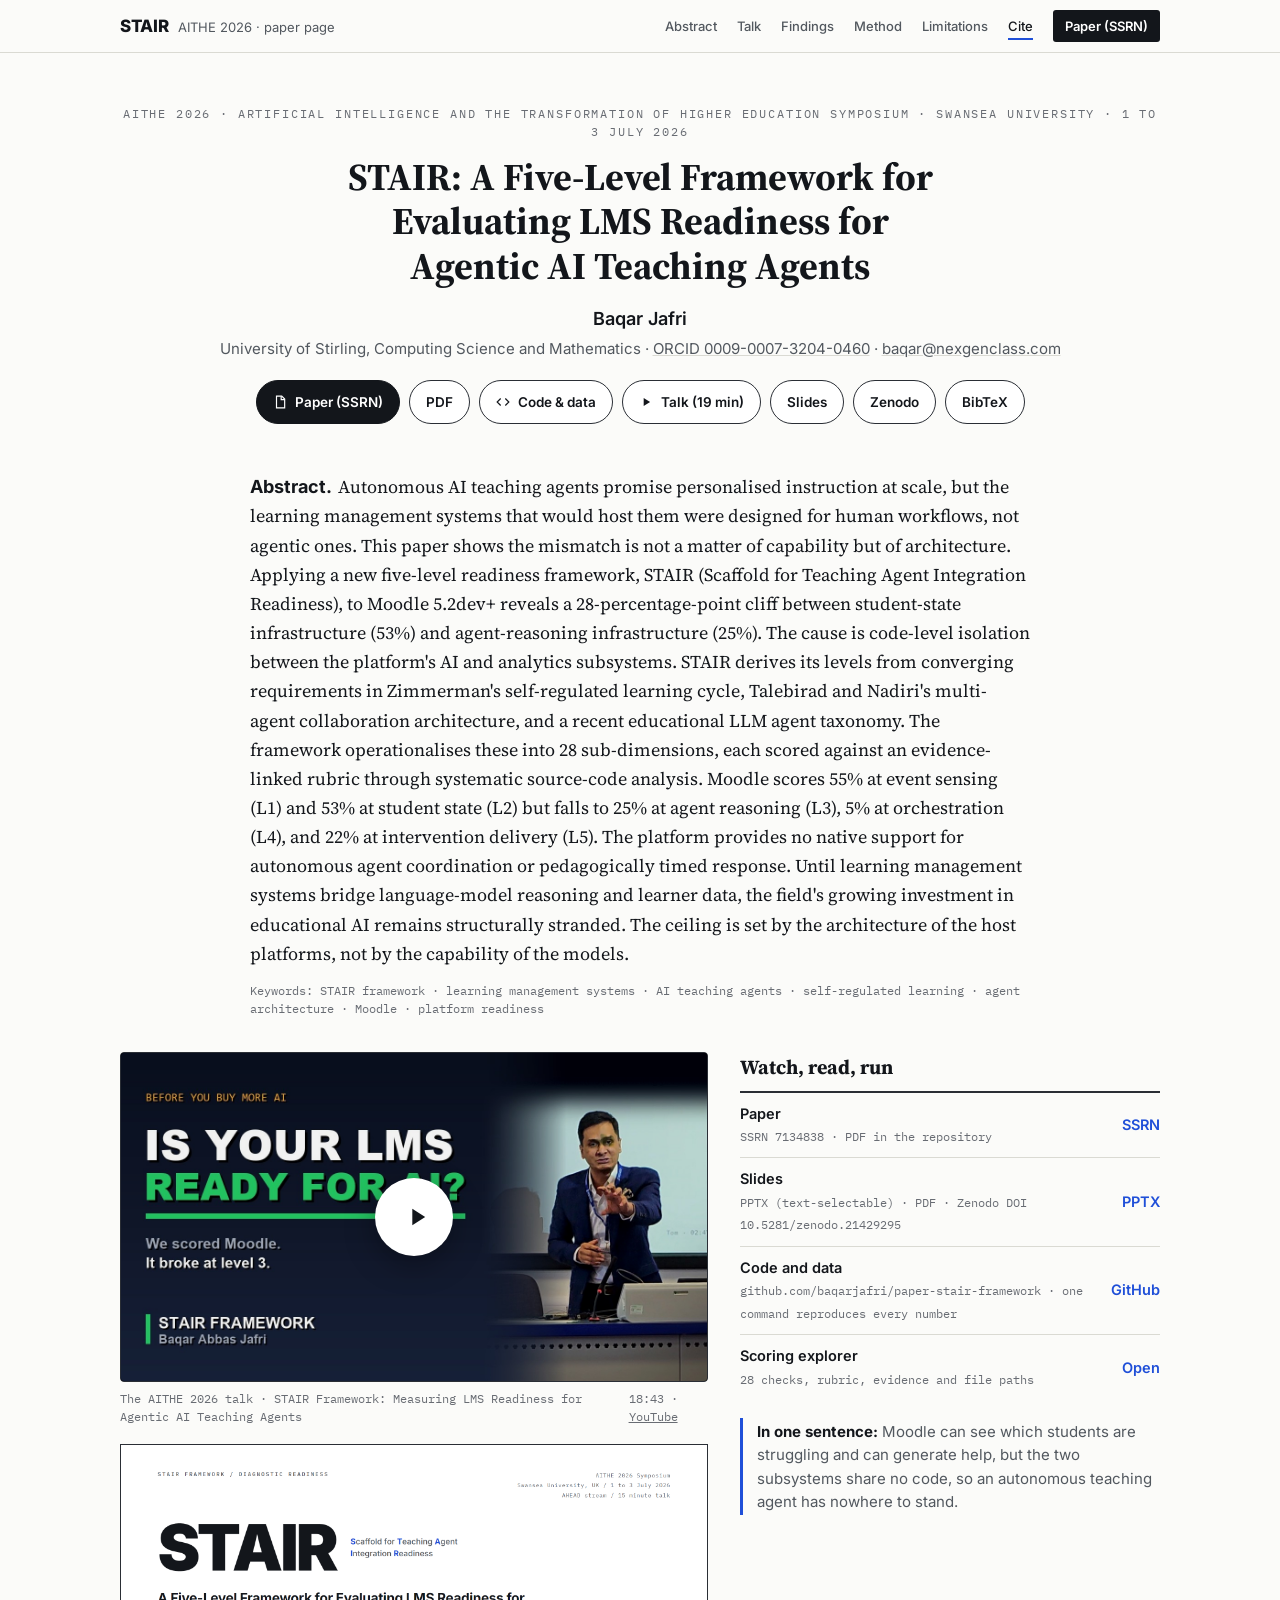
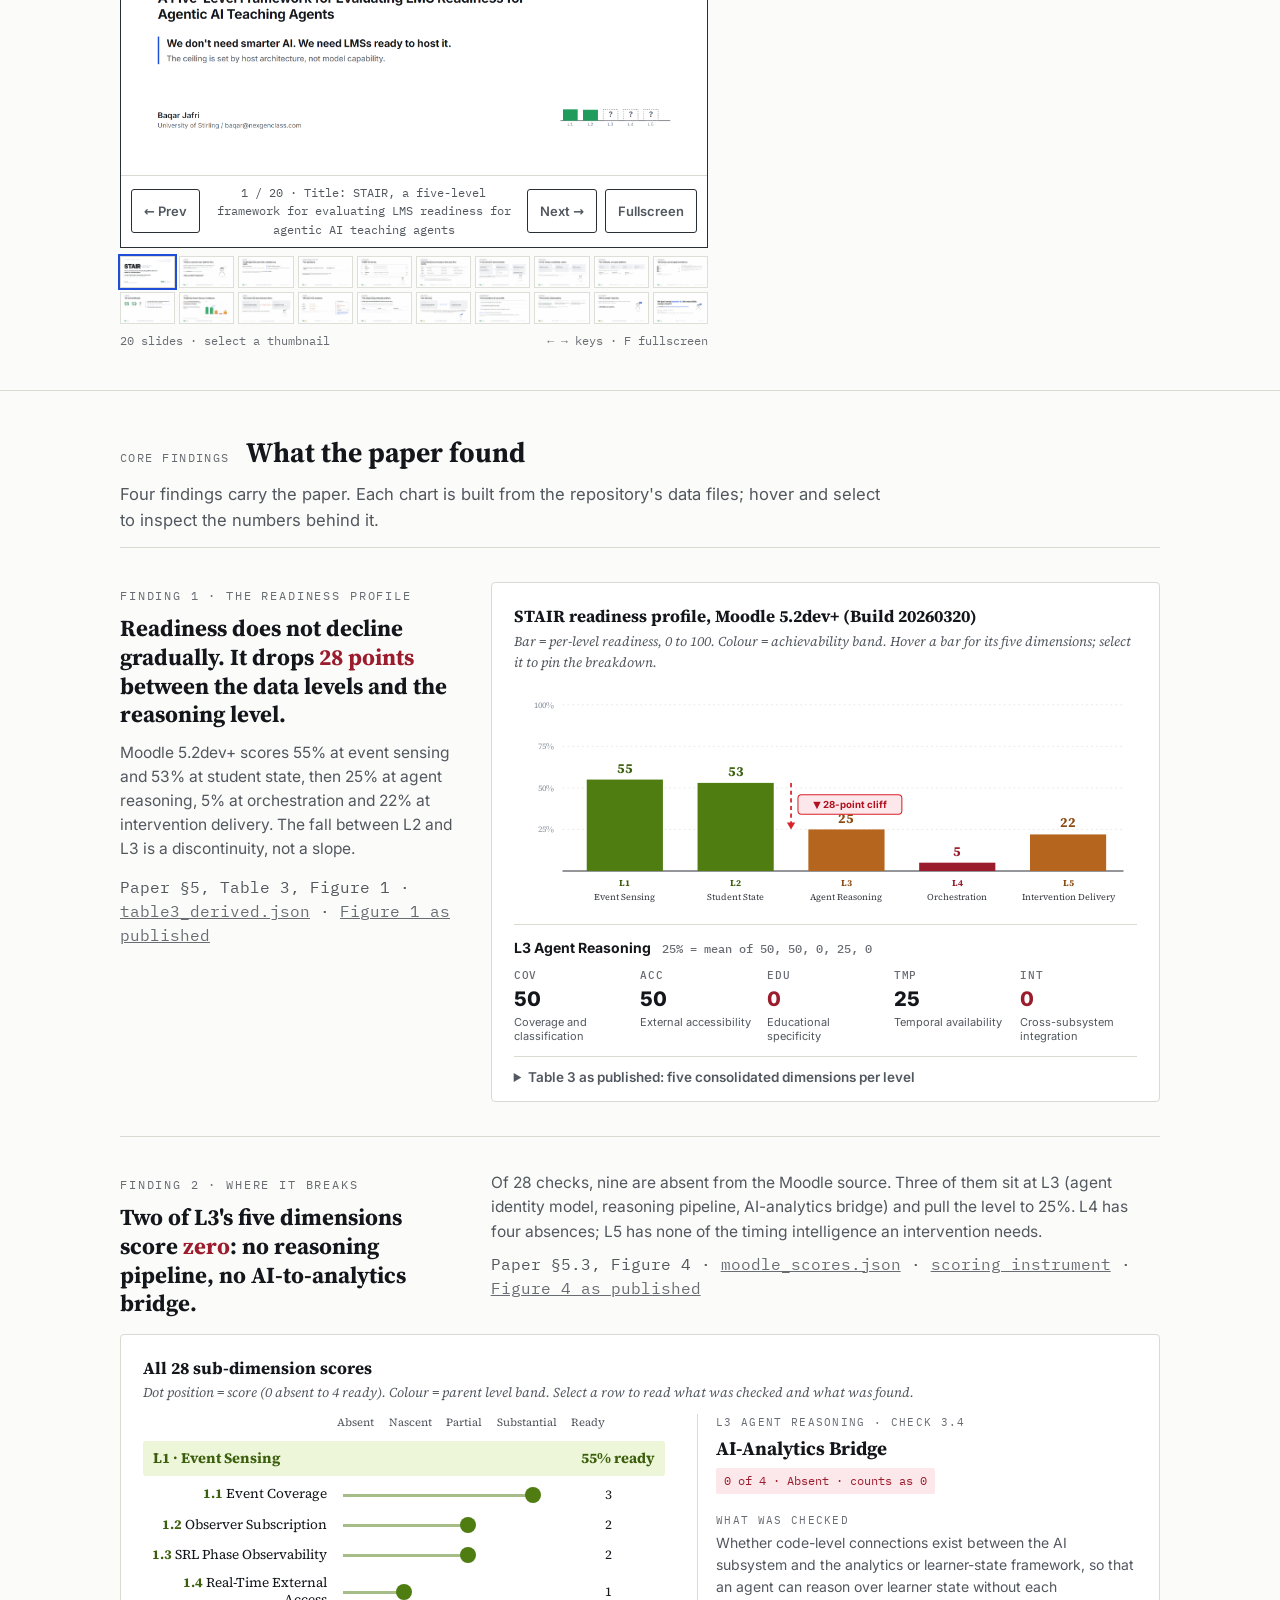
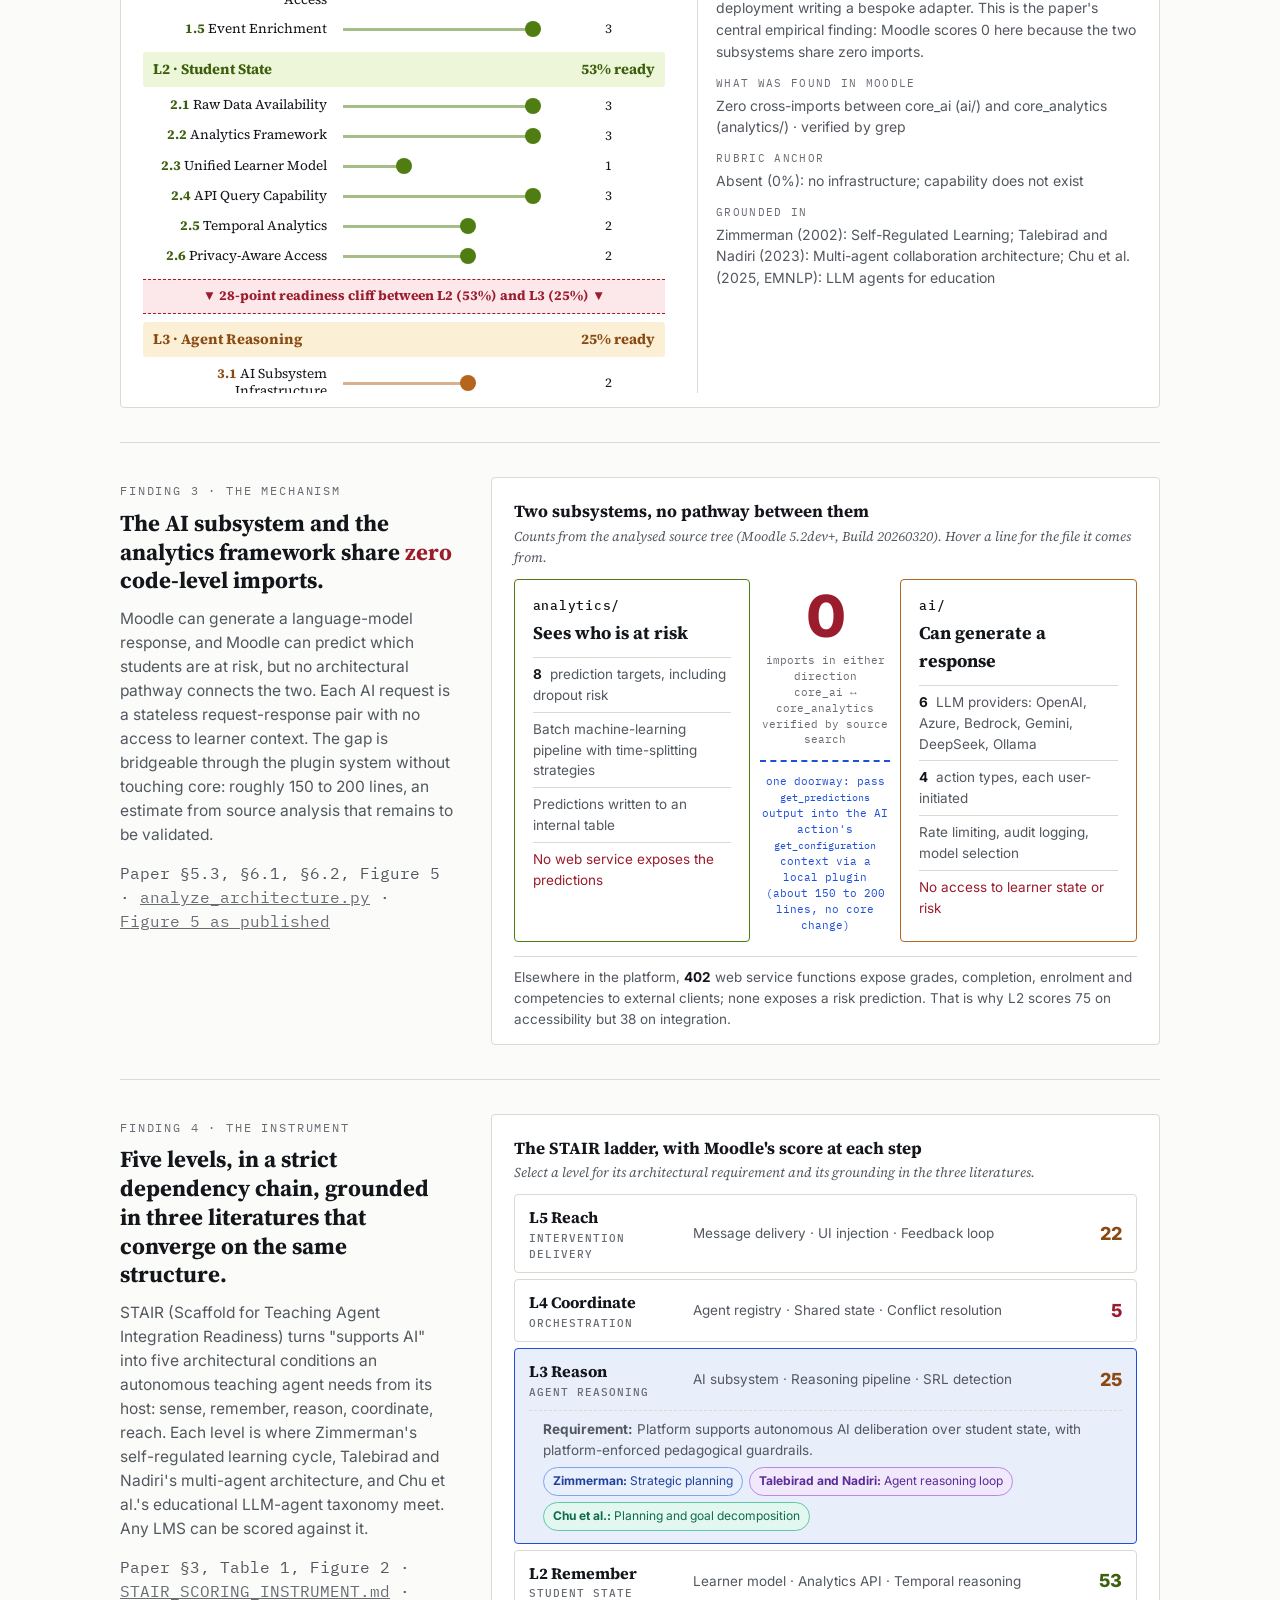
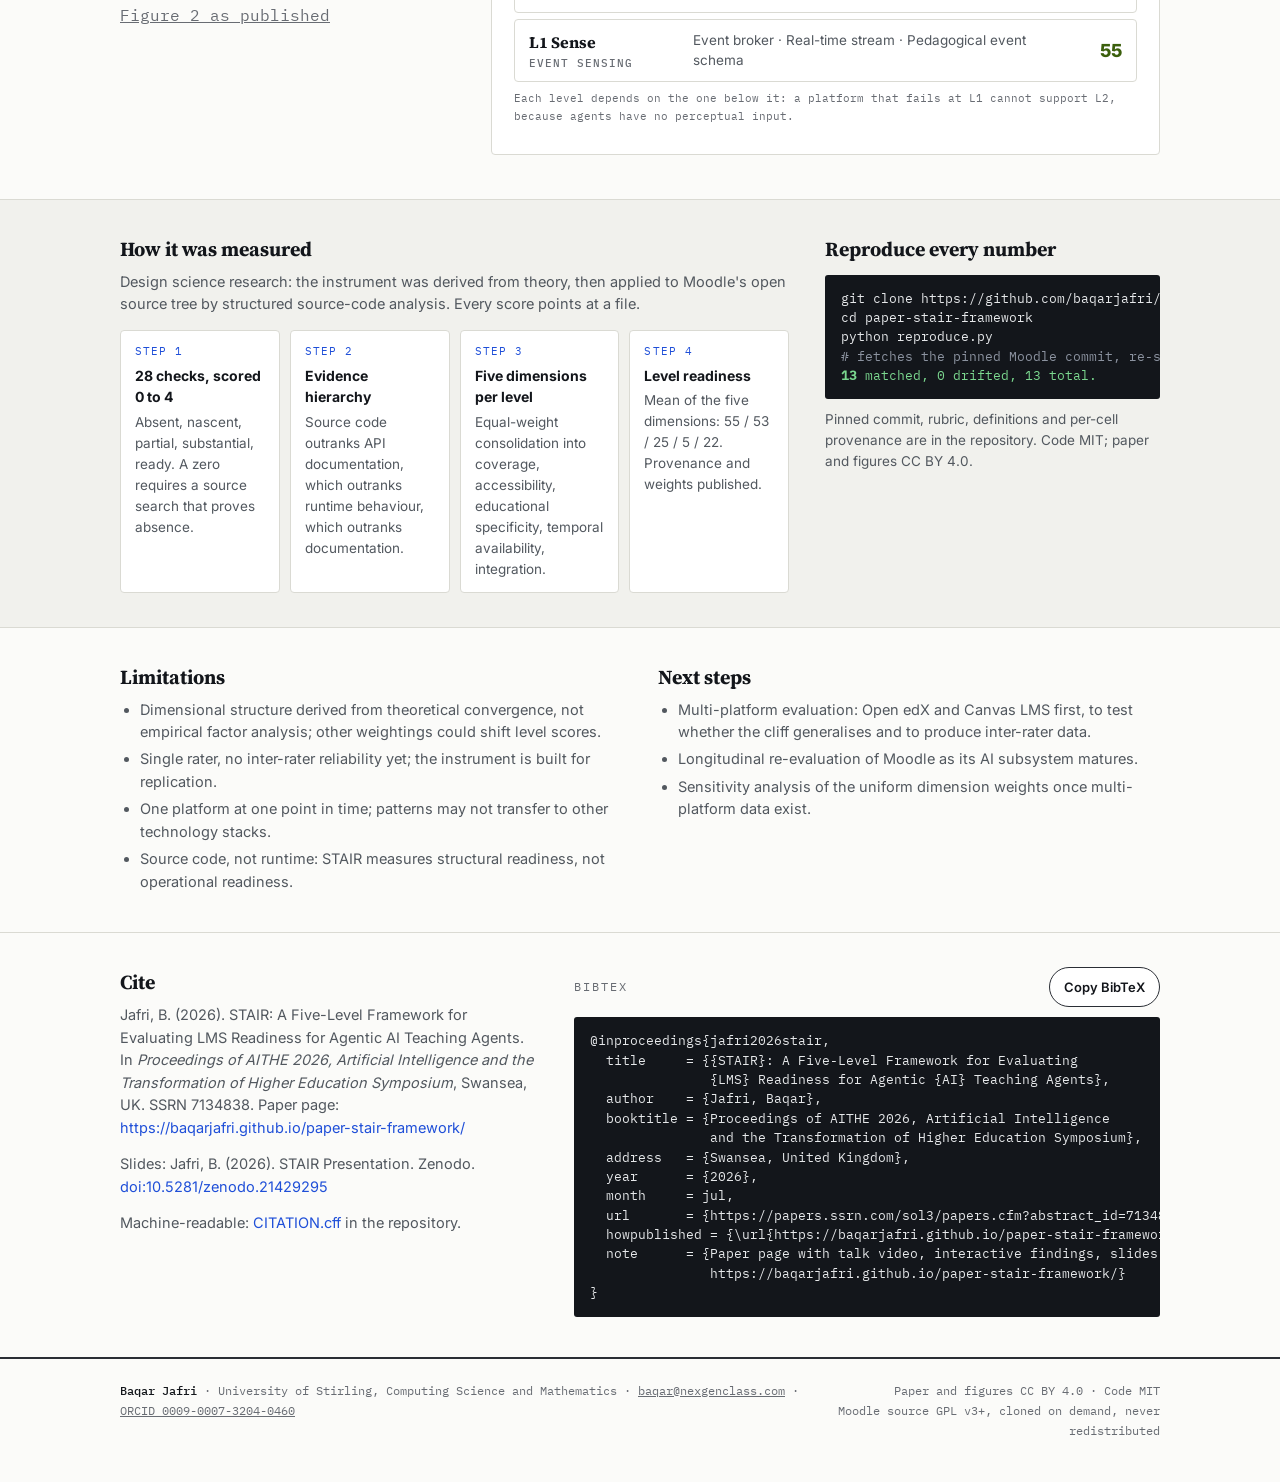
<file: docs/index.html>
<!DOCTYPE html>
<html lang="en">
<head>
<meta charset="utf-8">
<meta name="viewport" content="width=device-width, initial-scale=1">
<title>STAIR: A Five-Level Framework for Evaluating LMS Readiness for Agentic AI Teaching Agents</title>
<meta name="description" content="Paper page for STAIR (AITHE 2026, Swansea). Applying a five-level readiness framework to Moodle 5.2dev+ reveals a 28-percentage-point cliff between student-state infrastructure (53%) and agent-reasoning infrastructure (25%), caused by code-level isolation between the AI and analytics subsystems. Interactive findings, talk video, slides, code and citation.">
<link rel="canonical" href="https://baqarjafri.github.io/paper-stair-framework/">
<meta name="theme-color" content="#FBFBF9">
<meta property="og:type" content="article">
<meta property="og:site_name" content="STAIR framework">
<meta property="og:title" content="STAIR: A Five-Level Framework for Evaluating LMS Readiness for Agentic AI Teaching Agents">
<meta property="og:description" content="AITHE 2026 paper. Moodle scores 55 and 53 at the data levels, then 25 at agent reasoning: a 28-point cliff caused by zero code connecting its AI subsystem to its analytics. Talk, interactive findings, code, citation.">
<meta property="og:url" content="https://baqarjafri.github.io/paper-stair-framework/">
<meta property="og:image" content="https://baqarjafri.github.io/paper-stair-framework/assets/og_card.png">
<meta property="og:image:width" content="1200">
<meta property="og:image:height" content="630">
<meta property="og:image:alt" content="STAIR readiness profile of Moodle: 55, 53, 25, 5, 22 with a 28-point cliff at the reasoning level.">
<meta name="twitter:card" content="summary_large_image">
<meta name="twitter:title" content="STAIR: A Five-Level Framework for Evaluating LMS Readiness for Agentic AI Teaching Agents">
<meta name="twitter:description" content="AITHE 2026 paper. A 28-point readiness cliff in Moodle between student-state and agent-reasoning infrastructure, measured from source.">
<meta name="twitter:image" content="https://baqarjafri.github.io/paper-stair-framework/assets/og_card.png">
<link rel="preload" href="assets/fonts/inter-latin.woff2" as="font" type="font/woff2" crossorigin>
<link rel="preload" href="assets/fonts/sourceserif-latin.woff2" as="font" type="font/woff2" crossorigin>
<link rel="preload" href="assets/fonts/plexmono-latin-400.woff2" as="font" type="font/woff2" crossorigin>
<link rel="stylesheet" href="assets/site.css">
<script type="application/ld+json">
{"@context":"https://schema.org","@graph":[
{"@type":"Person","@id":"https://orcid.org/0009-0007-3204-0460","name":"Baqar Jafri","affiliation":{"@type":"CollegeOrUniversity","name":"University of Stirling"},"email":"baqar@nexgenclass.com","sameAs":["https://orcid.org/0009-0007-3204-0460","https://github.com/baqarjafri","https://www.youtube.com/@thebaqarjafri"]},
{"@type":"ScholarlyArticle","@id":"https://papers.ssrn.com/sol3/papers.cfm?abstract_id=7134838","headline":"STAIR: A Five-Level Framework for Evaluating LMS Readiness for Agentic AI Teaching Agents","author":{"@id":"https://orcid.org/0009-0007-3204-0460"},"datePublished":"2026-07","isPartOf":{"@type":"Periodical","name":"Proceedings of AITHE 2026, Artificial Intelligence and the Transformation of Higher Education Symposium"},"locationCreated":{"@type":"Place","name":"Swansea, United Kingdom"},"license":"https://creativecommons.org/licenses/by/4.0/","url":"https://papers.ssrn.com/sol3/papers.cfm?abstract_id=7134838","sameAs":["https://github.com/baqarjafri/paper-stair-framework"]},
{"@type":"VideoObject","@id":"https://www.youtube.com/watch?v=IOQ33vkTfSk","name":"STAIR Framework: Measuring LMS Readiness for Agentic AI Teaching Agents","description":"AITHE 2026 talk by Baqar Jafri. Moodle scored on five levels of AI teaching-agent readiness: it clears the data levels and collapses at reasoning.","thumbnailUrl":"https://img.youtube.com/vi/IOQ33vkTfSk/maxresdefault.jpg","uploadDate":"2026-08-31T14:11:41-07:00","duration":"PT18M43S","embedUrl":"https://www.youtube-nocookie.com/embed/IOQ33vkTfSk","contentUrl":"https://www.youtube.com/watch?v=IOQ33vkTfSk","author":{"@id":"https://orcid.org/0009-0007-3204-0460"}},
{"@type":"WebPage","name":"STAIR: A Five-Level Framework for Evaluating LMS Readiness for Agentic AI Teaching Agents","url":"https://baqarjafri.github.io/paper-stair-framework/","about":{"@id":"https://papers.ssrn.com/sol3/papers.cfm?abstract_id=7134838"},"author":{"@id":"https://orcid.org/0009-0007-3204-0460"},"video":{"@id":"https://www.youtube.com/watch?v=IOQ33vkTfSk"}}
]}
</script>
<script defer src="assets/site-data.js"></script>
<script defer src="assets/site.js"></script>
</head>
<body>
<a class="skip" href="#main">Skip to content</a>

<header class="top"><div class="wrap">
  <a class="brand" href="#top"><b>STAIR</b><span>AITHE 2026 &middot; paper page</span></a>
  <button class="menu-btn" id="menu-btn" type="button" aria-expanded="false" aria-controls="nav-list">Menu</button>
  <nav aria-label="Sections"><ul id="nav-list">
    <li><a href="#abstract">Abstract</a></li>
    <li><a href="#talk">Talk</a></li>
    <li><a href="#findings">Findings</a></li>
    <li><a href="#method">Method</a></li>
    <li><a href="#limits">Limitations</a></li>
    <li><a href="#cite">Cite</a></li>
    <li><a class="pill" href="https://papers.ssrn.com/sol3/papers.cfm?abstract_id=7134838">Paper (SSRN)</a></li>
  </ul></nav>
</div></header>

<main id="main">

<section class="title" id="top" aria-labelledby="h1"><div class="wrap">
  <p class="kicker">AITHE 2026 &middot; Artificial Intelligence and the Transformation of Higher Education Symposium &middot; Swansea University &middot; 1 to 3 July 2026</p>
  <h1 id="h1">STAIR: A Five-Level Framework for Evaluating LMS Readiness for Agentic AI Teaching Agents</h1>
  <p class="authors"><b>Baqar Jafri</b></p>
  <p class="affil">University of Stirling, Computing Science and Mathematics &middot; <a href="https://orcid.org/0009-0007-3204-0460">ORCID 0009-0007-3204-0460</a> &middot; <a href="mailto:baqar@nexgenclass.com">baqar@nexgenclass.com</a></p>
  <div class="links">
    <a class="btn primary" href="https://papers.ssrn.com/sol3/papers.cfm?abstract_id=7134838"><svg viewBox="0 0 24 24" fill="none" stroke="currentColor" stroke-width="2" aria-hidden="true"><path d="M6 2h9l5 5v15H6z"/><path d="M14 2v6h6"/></svg>Paper (SSRN)</a>
    <a class="btn" href="downloads/Paper_1_STAIR_AITHE2026.pdf">PDF</a>
    <a class="btn" href="https://github.com/baqarjafri/paper-stair-framework"><svg viewBox="0 0 24 24" fill="none" stroke="currentColor" stroke-width="2" aria-hidden="true"><path d="M16 18l6-6-6-6M8 6l-6 6 6 6"/></svg>Code &amp; data</a>
    <a class="btn" href="#talk" data-play><svg viewBox="0 0 24 24" fill="currentColor" aria-hidden="true"><path d="M8 5v14l11-7z"/></svg>Talk (19 min)</a>
    <a class="btn" href="#slides-viewer">Slides</a>
    <a class="btn" href="https://zenodo.org/records/21429295">Zenodo</a>
    <a class="btn" href="#cite">BibTeX</a>
  </div>
</div></section>

<section class="abstract-wrap" id="abstract" aria-labelledby="abs-h"><div class="narrow">
  <h2 id="abs-h" class="visually-hidden">Abstract</h2>
  <p class="abstract"><span class="lab">Abstract.</span>Autonomous AI teaching agents promise personalised instruction at scale, but the learning management systems that would host them were designed for human workflows, not agentic ones. This paper shows the mismatch is not a matter of capability but of architecture. Applying a new five-level readiness framework, STAIR (Scaffold for Teaching Agent Integration Readiness), to Moodle 5.2dev+ reveals a 28-percentage-point cliff between student-state infrastructure (53%) and agent-reasoning infrastructure (25%). The cause is code-level isolation between the platform's AI and analytics subsystems. STAIR derives its levels from converging requirements in Zimmerman's self-regulated learning cycle, Talebirad and Nadiri's multi-agent collaboration architecture, and a recent educational LLM agent taxonomy. The framework operationalises these into 28 sub-dimensions, each scored against an evidence-linked rubric through systematic source-code analysis. Moodle scores 55% at event sensing (L1) and 53% at student state (L2) but falls to 25% at agent reasoning (L3), 5% at orchestration (L4), and 22% at intervention delivery (L5). The platform provides no native support for autonomous agent coordination or pedagogically timed response. Until learning management systems bridge language-model reasoning and learner data, the field's growing investment in educational AI remains structurally stranded. The ceiling is set by the architecture of the host platforms, not by the capability of the models.</p>
  <p class="keywords">Keywords: STAIR framework &middot; learning management systems &middot; AI teaching agents &middot; self-regulated learning &middot; agent architecture &middot; Moodle &middot; platform readiness</p>
</div></section>

<section class="talk" id="talk" aria-labelledby="talk-h"><div class="wrap"><div class="g">
  <div>
    <h2 id="talk-h" class="visually-hidden">Talk and slides</h2>
    <div class="frame" id="video-slot">
      <button class="facade" id="video-facade" type="button" aria-label="Play the talk, 19 minutes, in this frame">
        <img src="assets/talk_thumb.jpg" width="1280" height="720" alt="">
        <span class="play" aria-hidden="true"><span><svg viewBox="0 0 24 24" fill="#13161B"><path d="M8 5v14l11-7z"/></svg></span></span>
      </button>
    </div>
    <p class="vmeta"><span>The AITHE 2026 talk &middot; STAIR Framework: Measuring LMS Readiness for Agentic AI Teaching Agents</span><span>18:43 &middot; <a href="https://www.youtube.com/watch?v=IOQ33vkTfSk">YouTube</a></span></p>
    <div class="viewer" id="slides-viewer" role="region" aria-roledescription="carousel" aria-label="Presentation slides" tabindex="0">
      <img id="slide-img" src="assets/slides/slide_01.png" width="1920" height="1080" alt="Slide 1 of 20: Title: STAIR, a five-level framework for evaluating LMS readiness for agentic AI teaching agents">
      <div class="controls"><button type="button" id="slide-prev" aria-label="Previous slide">&larr; Prev</button><span id="slide-count" aria-live="polite">1 / 20</span><button type="button" id="slide-next" aria-label="Next slide">Next &rarr;</button><button type="button" id="slide-full">Fullscreen</button></div>
    </div>
    <div class="strip" role="group" aria-label="Slide thumbnails">
      <button class="thumb on" type="button" data-slide="1" aria-label="Go to slide 1"><img src="assets/slides/slide_01.png" width="1920" height="1080" alt="" loading="lazy"></button><button class="thumb" type="button" data-slide="2" aria-label="Go to slide 2"><img src="assets/slides/slide_02.png" width="1920" height="1080" alt="" loading="lazy"></button><button class="thumb" type="button" data-slide="3" aria-label="Go to slide 3"><img src="assets/slides/slide_03.png" width="1920" height="1080" alt="" loading="lazy"></button><button class="thumb" type="button" data-slide="4" aria-label="Go to slide 4"><img src="assets/slides/slide_04.png" width="1920" height="1080" alt="" loading="lazy"></button><button class="thumb" type="button" data-slide="5" aria-label="Go to slide 5"><img src="assets/slides/slide_05.png" width="1920" height="1080" alt="" loading="lazy"></button><button class="thumb" type="button" data-slide="6" aria-label="Go to slide 6"><img src="assets/slides/slide_06.png" width="1920" height="1080" alt="" loading="lazy"></button><button class="thumb" type="button" data-slide="7" aria-label="Go to slide 7"><img src="assets/slides/slide_07.png" width="1920" height="1080" alt="" loading="lazy"></button><button class="thumb" type="button" data-slide="8" aria-label="Go to slide 8"><img src="assets/slides/slide_08.png" width="1920" height="1080" alt="" loading="lazy"></button><button class="thumb" type="button" data-slide="9" aria-label="Go to slide 9"><img src="assets/slides/slide_09.png" width="1920" height="1080" alt="" loading="lazy"></button><button class="thumb" type="button" data-slide="10" aria-label="Go to slide 10"><img src="assets/slides/slide_10.png" width="1920" height="1080" alt="" loading="lazy"></button>
      <button class="thumb" type="button" data-slide="11" aria-label="Go to slide 11"><img src="assets/slides/slide_11.png" width="1920" height="1080" alt="" loading="lazy"></button><button class="thumb" type="button" data-slide="12" aria-label="Go to slide 12"><img src="assets/slides/slide_12.png" width="1920" height="1080" alt="" loading="lazy"></button><button class="thumb" type="button" data-slide="13" aria-label="Go to slide 13"><img src="assets/slides/slide_13.png" width="1920" height="1080" alt="" loading="lazy"></button><button class="thumb" type="button" data-slide="14" aria-label="Go to slide 14"><img src="assets/slides/slide_14.png" width="1920" height="1080" alt="" loading="lazy"></button><button class="thumb" type="button" data-slide="15" aria-label="Go to slide 15"><img src="assets/slides/slide_15.png" width="1920" height="1080" alt="" loading="lazy"></button><button class="thumb" type="button" data-slide="16" aria-label="Go to slide 16"><img src="assets/slides/slide_16.png" width="1920" height="1080" alt="" loading="lazy"></button><button class="thumb" type="button" data-slide="17" aria-label="Go to slide 17"><img src="assets/slides/slide_17.png" width="1920" height="1080" alt="" loading="lazy"></button><button class="thumb" type="button" data-slide="18" aria-label="Go to slide 18"><img src="assets/slides/slide_18.png" width="1920" height="1080" alt="" loading="lazy"></button><button class="thumb" type="button" data-slide="19" aria-label="Go to slide 19"><img src="assets/slides/slide_19.png" width="1920" height="1080" alt="" loading="lazy"></button><button class="thumb" type="button" data-slide="20" aria-label="Go to slide 20"><img src="assets/slides/slide_20.png" width="1920" height="1080" alt="" loading="lazy"></button>
    </div>
    <p class="vmeta"><span>20 slides &middot; select a thumbnail</span><span>&larr; &rarr; keys &middot; F fullscreen</span></p>
  </div>
  <aside class="side" aria-labelledby="side-h">
    <h2 id="side-h">Watch, read, run</h2>
    <ul class="dl">
      <li><div><b>Paper</b><span>SSRN 7134838 &middot; PDF in the repository</span></div><a class="act" href="https://papers.ssrn.com/sol3/papers.cfm?abstract_id=7134838">SSRN</a></li>
      <li><div><b>Slides</b><span>PPTX (text-selectable) &middot; PDF &middot; Zenodo DOI 10.5281/zenodo.21429295</span></div><a class="act" href="downloads/AITHE2026_Presentation_Jafri.pptx">PPTX</a></li>
      <li><div><b>Code and data</b><span>github.com/baqarjafri/paper-stair-framework &middot; one command reproduces every number</span></div><a class="act" href="https://github.com/baqarjafri/paper-stair-framework">GitHub</a></li>
      <li><div><b>Scoring explorer</b><span>28 checks, rubric, evidence and file paths</span></div><a class="act" href="methodology_explorer.html">Open</a></li>
    </ul>
    <p class="tldr"><b>In one sentence:</b> Moodle can see which students are struggling and can generate help, but the two subsystems share no code, so an autonomous teaching agent has nowhere to stand.</p>
  </aside>
</div></div></section>

<section class="findings" id="findings" aria-labelledby="find-h"><div class="wrap">
  <div class="sec-h"><span class="n">CORE FINDINGS</span><h2 id="find-h">What the paper found</h2></div>
  <p class="muted lead">Four findings carry the paper. Each chart is built from the repository's data files; hover and select to inspect the numbers behind it.</p>

  <article class="finding" id="f1" aria-labelledby="f1-h">
    <div class="txt">
      <span class="kicker">Finding 1 &middot; the readiness profile</span>
      <h3 id="f1-h">Readiness does not decline gradually. It drops <em><b data-check="claims.cliff">28</b> points</em> between the data levels and the reasoning level.</h3>
      <p>Moodle 5.2dev+ scores 55% at event sensing and 53% at student state, then 25% at agent reasoning, 5% at orchestration and 22% at intervention delivery. The fall between L2 and L3 is a discontinuity, not a slope.</p>
      <p class="ref">Paper &sect;5, Table 3, Figure 1 &middot; <a href="https://github.com/baqarjafri/paper-stair-framework/blob/main/analysis/data/table3_derived.json">table3_derived.json</a> &middot; <a href="https://github.com/baqarjafri/paper-stair-framework/blob/main/figures/fig_abstract_graphical.png">Figure 1 as published</a></p>
    </div>
    <div class="card">
      <p class="ct">STAIR readiness profile, Moodle 5.2dev+ (Build 20260320)</p>
      <p class="cs">Bar = per-level readiness, 0 to 100. Colour = achievability band. Hover a bar for its five dimensions; select it to pin the breakdown.</p>
      <div class="chart-wrap">
        <svg id="c1" viewBox="0 0 900 330" role="img" aria-label="Readiness profile: L1 Event Sensing 55, L2 Student State 53, L3 Agent Reasoning 25, L4 Orchestration 5, L5 Intervention Delivery 22 percent. A 28-point cliff between L2 and L3.">
          <g class="grid" aria-hidden="true">
            <line x1="70" y1="30" x2="880" y2="30" stroke="#E4E4DE" stroke-dasharray="3 4"/><text x="58" y="34" text-anchor="end">100%</text>
            <line x1="70" y1="90" x2="880" y2="90" stroke="#E4E4DE" stroke-dasharray="3 4"/><text x="58" y="94" text-anchor="end">75%</text>
            <line x1="70" y1="150" x2="880" y2="150" stroke="#E4E4DE" stroke-dasharray="3 4"/><text x="58" y="154" text-anchor="end">50%</text>
            <line x1="70" y1="210" x2="880" y2="210" stroke="#E4E4DE" stroke-dasharray="3 4"/><text x="58" y="214" text-anchor="end">25%</text>
            <line x1="70" y1="270" x2="880" y2="270" stroke="#2A2E35" stroke-width="1.5"/>
          </g>
          <g class="bar" data-level="L1" tabindex="0" role="button" aria-label="L1 Event Sensing, 55 percent, ready. Show its five dimensions."><rect class="hit" x="90" y="30" width="140" height="290"/><rect class="col" x="105" y="138" width="110" height="132" fill="#4F7D12"/><text class="val" x="160" y="128" fill="#3B5F0C" data-check="L1.score">55</text><text class="lab" x="160" y="292" fill="#3B5F0C">L1</text><text class="lab2" x="160" y="312">Event Sensing</text></g>
          <g class="bar" data-level="L2" tabindex="0" role="button" aria-label="L2 Student State, 53 percent, ready. Show its five dimensions."><rect class="hit" x="250" y="30" width="140" height="290"/><rect class="col" x="265" y="142.8" width="110" height="127.2" fill="#4F7D12"/><text class="val" x="320" y="133" fill="#3B5F0C" data-check="L2.score">53</text><text class="lab" x="320" y="292" fill="#3B5F0C">L2</text><text class="lab2" x="320" y="312">Student State</text></g>
          <g class="bar" data-level="L3" tabindex="0" role="button" aria-label="L3 Agent Reasoning, 25 percent, limited. Show its five dimensions."><rect class="hit" x="410" y="30" width="140" height="290"/><rect class="col" x="425" y="210" width="110" height="60" fill="#B5651D"/><text class="val" x="480" y="200" fill="#8A4A12" data-check="L3.score">25</text><text class="lab" x="480" y="292" fill="#8A4A12">L3</text><text class="lab2" x="480" y="312">Agent Reasoning</text></g>
          <g class="bar" data-level="L4" tabindex="0" role="button" aria-label="L4 Orchestration, 5 percent, critical. Show its five dimensions."><rect class="hit" x="570" y="30" width="140" height="290"/><rect class="col" x="585" y="258" width="110" height="12" fill="#9B1C2C"/><text class="val" x="640" y="248" fill="#9B1C2C" data-check="L4.score">5</text><text class="lab" x="640" y="292" fill="#9B1C2C">L4</text><text class="lab2" x="640" y="312">Orchestration</text></g>
          <g class="bar" data-level="L5" tabindex="0" role="button" aria-label="L5 Intervention Delivery, 22 percent, limited. Show its five dimensions."><rect class="hit" x="730" y="30" width="140" height="290"/><rect class="col" x="745" y="217.2" width="110" height="52.8" fill="#B5651D"/><text class="val" x="800" y="207" fill="#8A4A12" data-check="L5.score">22</text><text class="lab" x="800" y="292" fill="#8A4A12">L5</text><text class="lab2" x="800" y="312">Intervention Delivery</text></g>
          <g class="anno" aria-hidden="true"><line x1="400" y1="143" x2="400" y2="204" stroke="#D8232A" stroke-width="2.5" stroke-dasharray="6 5"/><path d="M400 210 l-6 -10 h12z" fill="#D8232A"/><rect x="410" y="160" width="150" height="28" rx="5" fill="#FCE7EA" stroke="#D8232A" stroke-width="1.5"/><text x="485" y="179" text-anchor="middle" font-family="Source Serif 4, Georgia, serif" font-weight="700" font-size="14" fill="#B0121F">&#9660; 28-point cliff</text></g>
        </svg>
        <div class="tip" id="c1tip" role="tooltip" hidden></div>
      </div>
      <div class="dimpanel" id="c1panel" aria-live="polite" hidden></div>
      <details class="t3">
        <summary>Table 3 as published: five consolidated dimensions per level</summary>
        <table>
          <thead><tr><th>Level</th><th>COV</th><th>ACC</th><th>EDU</th><th>TMP</th><th>INT</th><th>Mean</th></tr></thead>
          <tbody>
            <tr><td>L1 Event Sensing</td><td data-check="L1.COV">75</td><td data-check="L1.ACC">50</td><td data-check="L1.EDU">50</td><td data-check="L1.TMP">25</td><td data-check="L1.INT">75</td><td class="mean" data-check="L1.mean">55</td></tr>
            <tr><td>L2 Student State</td><td data-check="L2.COV">75</td><td data-check="L2.ACC">75</td><td data-check="L2.EDU">25</td><td data-check="L2.TMP">50</td><td data-check="L2.INT">38</td><td class="mean" data-check="L2.mean">53</td></tr>
            <tr class="cliff"><td>L3 Agent Reasoning</td><td data-check="L3.COV">50</td><td data-check="L3.ACC">50</td><td class="z" data-check="L3.EDU">0</td><td data-check="L3.TMP">25</td><td class="z" data-check="L3.INT">0</td><td class="mean" data-check="L3.mean">25</td></tr>
            <tr><td>L4 Orchestration</td><td class="z" data-check="L4.COV">0</td><td class="z" data-check="L4.ACC">0</td><td class="z" data-check="L4.EDU">0</td><td class="z" data-check="L4.TMP">0</td><td data-check="L4.INT">25</td><td class="mean" data-check="L4.mean">5</td></tr>
            <tr><td>L5 Intervention Delivery</td><td data-check="L5.COV">50</td><td data-check="L5.ACC">25</td><td data-check="L5.EDU">12</td><td class="z" data-check="L5.TMP">0</td><td data-check="L5.INT">25</td><td class="mean" data-check="L5.mean">22</td></tr>
          </tbody>
        </table>
        <p class="tnote">COV = coverage and classification; ACC = external accessibility; EDU = educational specificity; TMP = temporal availability; INT = cross-subsystem integration. Each cell is the weighted mean of its contributing sub-dimensions (raw 0 to 4 scores convert to 0/25/50/75/100); where two jointly define a dimension, each carries half-weight. Level readiness is the equal-weight mean of the five cells.</p>
      </details>
    </div>
  </article>

  <article class="finding wide" id="f2" aria-labelledby="f2-h">
    <div class="txt">
      <div><span class="kicker">Finding 2 &middot; where it breaks</span>
      <h3 id="f2-h">Two of L3's five dimensions score <em>zero</em>: no reasoning pipeline, no AI-to-analytics bridge.</h3></div>
      <div><p>Of 28 checks, nine are absent from the Moodle source. Three of them sit at L3 (agent identity model, reasoning pipeline, AI-analytics bridge) and pull the level to 25%. L4 has four absences; L5 has none of the timing intelligence an intervention needs.</p>
      <p class="ref">Paper &sect;5.3, Figure 4 &middot; <a href="https://github.com/baqarjafri/paper-stair-framework/blob/main/analysis/data/moodle_scores.json">moodle_scores.json</a> &middot; <a href="https://github.com/baqarjafri/paper-stair-framework/blob/main/analysis/instruments/STAIR_SCORING_INSTRUMENT.md">scoring instrument</a> &middot; <a href="https://github.com/baqarjafri/paper-stair-framework/blob/main/figures/fig4_gap_analysis.png">Figure 4 as published</a></p></div>
    </div>
    <div class="card">
      <p class="ct">All <span data-check="claims.subs">28</span> sub-dimension scores</p>
      <p class="cs">Dot position = score (0 absent to 4 ready). Colour = parent level band. Select a row to read what was checked and what was found.</p>
      <div class="f2">
        <div>
          <div class="axis" aria-hidden="true"><span></span><span class="ticks"><span>Absent</span><span>Nascent</span><span>Partial</span><span>Substantial</span><span>Ready</span></span><span></span></div>
          <div class="rows" id="rows">
            <div class="lvlbar g"><span>L1 &middot; Event Sensing</span><span><b data-check="L1.score.banner">55</b>% ready</span></div>
            <button class="row g" type="button" data-sub="1.1_Event_Coverage" aria-pressed="false"><span class="lab"><b>1.1</b> Event Coverage</span><span class="track" aria-hidden="true"><i style="width:75%"></i><u style="left:75%"></u></span><span class="sc" data-check="1.1_Event_Coverage">3</span></button>
            <button class="row g" type="button" data-sub="1.2_Observer_Subscription" aria-pressed="false"><span class="lab"><b>1.2</b> Observer Subscription</span><span class="track" aria-hidden="true"><i style="width:50%"></i><u style="left:50%"></u></span><span class="sc" data-check="1.2_Observer_Subscription">2</span></button>
            <button class="row g" type="button" data-sub="1.3_SRL_Phase_Observability" aria-pressed="false"><span class="lab"><b>1.3</b> SRL Phase Observability</span><span class="track" aria-hidden="true"><i style="width:50%"></i><u style="left:50%"></u></span><span class="sc" data-check="1.3_SRL_Phase_Observability">2</span></button>
            <button class="row g" type="button" data-sub="1.4_Real_Time_External_Access" aria-pressed="false"><span class="lab"><b>1.4</b> Real-Time External Access</span><span class="track" aria-hidden="true"><i style="width:25%"></i><u style="left:25%"></u></span><span class="sc" data-check="1.4_Real_Time_External_Access">1</span></button>
            <button class="row g" type="button" data-sub="1.5_Event_Enrichment" aria-pressed="false"><span class="lab"><b>1.5</b> Event Enrichment</span><span class="track" aria-hidden="true"><i style="width:75%"></i><u style="left:75%"></u></span><span class="sc" data-check="1.5_Event_Enrichment">3</span></button>
            <div class="lvlbar g"><span>L2 &middot; Student State</span><span><b data-check="L2.score.banner">53</b>% ready</span></div>
            <button class="row g" type="button" data-sub="2.1_Raw_Data_Availability" aria-pressed="false"><span class="lab"><b>2.1</b> Raw Data Availability</span><span class="track" aria-hidden="true"><i style="width:75%"></i><u style="left:75%"></u></span><span class="sc" data-check="2.1_Raw_Data_Availability">3</span></button>
            <button class="row g" type="button" data-sub="2.2_Analytics_Framework" aria-pressed="false"><span class="lab"><b>2.2</b> Analytics Framework</span><span class="track" aria-hidden="true"><i style="width:75%"></i><u style="left:75%"></u></span><span class="sc" data-check="2.2_Analytics_Framework">3</span></button>
            <button class="row g" type="button" data-sub="2.3_Unified_Learner_Model" aria-pressed="false"><span class="lab"><b>2.3</b> Unified Learner Model</span><span class="track" aria-hidden="true"><i style="width:25%"></i><u style="left:25%"></u></span><span class="sc" data-check="2.3_Unified_Learner_Model">1</span></button>
            <button class="row g" type="button" data-sub="2.4_API_Query_Capability" aria-pressed="false"><span class="lab"><b>2.4</b> API Query Capability</span><span class="track" aria-hidden="true"><i style="width:75%"></i><u style="left:75%"></u></span><span class="sc" data-check="2.4_API_Query_Capability">3</span></button>
            <button class="row g" type="button" data-sub="2.5_Temporal_Analytics" aria-pressed="false"><span class="lab"><b>2.5</b> Temporal Analytics</span><span class="track" aria-hidden="true"><i style="width:50%"></i><u style="left:50%"></u></span><span class="sc" data-check="2.5_Temporal_Analytics">2</span></button>
            <button class="row g" type="button" data-sub="2.6_Privacy_Aware_Access" aria-pressed="false"><span class="lab"><b>2.6</b> Privacy-Aware Access</span><span class="track" aria-hidden="true"><i style="width:50%"></i><u style="left:50%"></u></span><span class="sc" data-check="2.6_Privacy_Aware_Access">2</span></button>
            <div class="cliffband">&#9660; 28-point readiness cliff between L2 (53%) and L3 (25%) &#9660;</div>
            <div class="lvlbar a"><span>L3 &middot; Agent Reasoning</span><span><b data-check="L3.score.banner">25</b>% ready</span></div>
            <button class="row a" type="button" data-sub="3.1_AI_Subsystem_Infrastructure" aria-pressed="false"><span class="lab"><b>3.1</b> AI Subsystem Infrastructure</span><span class="track" aria-hidden="true"><i style="width:50%"></i><u style="left:50%"></u></span><span class="sc" data-check="3.1_AI_Subsystem_Infrastructure">2</span></button>
            <button class="row a" type="button" data-sub="3.2_Agent_Identity_Model" aria-pressed="false"><span class="lab"><b>3.2</b> Agent Identity Model</span><span class="track" aria-hidden="true"><u class="abs" style="left:0"></u></span><span class="sc abs"><b data-check="3.2_Agent_Identity_Model">0</b> Absent</span></button>
            <button class="row a" type="button" data-sub="3.3_Reasoning_Pipeline" aria-pressed="false"><span class="lab"><b>3.3</b> Reasoning Pipeline</span><span class="track" aria-hidden="true"><u class="abs" style="left:0"></u></span><span class="sc abs"><b data-check="3.3_Reasoning_Pipeline">0</b> Absent</span></button>
            <button class="row a" type="button" data-sub="3.4_AI_Analytics_Bridge" aria-pressed="true"><span class="lab"><b>3.4</b> AI-Analytics Bridge</span><span class="track" aria-hidden="true"><u class="abs" style="left:0"></u></span><span class="sc abs"><b data-check="3.4_AI_Analytics_Bridge">0</b> Absent</span></button>
            <button class="row a" type="button" data-sub="3.5_Write_Back_Capability" aria-pressed="false"><span class="lab"><b>3.5</b> Write-Back Capability</span><span class="track" aria-hidden="true"><i style="width:50%"></i><u style="left:50%"></u></span><span class="sc" data-check="3.5_Write_Back_Capability">2</span></button>
            <button class="row a" type="button" data-sub="3.6_SRL_Detection_Logic" aria-pressed="false"><span class="lab"><b>3.6</b> SRL Detection Logic</span><span class="track" aria-hidden="true"><i style="width:25%"></i><u style="left:25%"></u></span><span class="sc" data-check="3.6_SRL_Detection_Logic">1</span></button>
            <button class="row a" type="button" data-sub="3.7_Contextual_Adaptation" aria-pressed="false"><span class="lab"><b>3.7</b> Contextual Adaptation</span><span class="track" aria-hidden="true"><i style="width:25%"></i><u style="left:25%"></u></span><span class="sc" data-check="3.7_Contextual_Adaptation">1</span></button>
            <div class="lvlbar r"><span>L4 &middot; Orchestration</span><span><b data-check="L4.score.banner">5</b>% ready</span></div>
            <button class="row r" type="button" data-sub="4.1_Agent_Registry" aria-pressed="false"><span class="lab"><b>4.1</b> Agent Registry</span><span class="track" aria-hidden="true"><u class="abs" style="left:0"></u></span><span class="sc abs"><b data-check="4.1_Agent_Registry">0</b> Absent</span></button>
            <button class="row r" type="button" data-sub="4.2_Shared_State_Store" aria-pressed="false"><span class="lab"><b>4.2</b> Shared State Store</span><span class="track" aria-hidden="true"><u class="abs" style="left:0"></u></span><span class="sc abs"><b data-check="4.2_Shared_State_Store">0</b> Absent</span></button>
            <button class="row r" type="button" data-sub="4.3_Coordination_Protocol" aria-pressed="false"><span class="lab"><b>4.3</b> Coordination Protocol</span><span class="track" aria-hidden="true"><u class="abs" style="left:0"></u></span><span class="sc abs"><b data-check="4.3_Coordination_Protocol">0</b> Absent</span></button>
            <button class="row r" type="button" data-sub="4.4_Conflict_Resolution" aria-pressed="false"><span class="lab"><b>4.4</b> Conflict Resolution</span><span class="track" aria-hidden="true"><u class="abs" style="left:0"></u></span><span class="sc abs"><b data-check="4.4_Conflict_Resolution">0</b> Absent</span></button>
            <button class="row r" type="button" data-sub="4.5_Scalability_Architecture" aria-pressed="false"><span class="lab"><b>4.5</b> Scalability Architecture</span><span class="track" aria-hidden="true"><i style="width:25%"></i><u style="left:25%"></u></span><span class="sc" data-check="4.5_Scalability_Architecture">1</span></button>
            <div class="lvlbar a"><span>L5 &middot; Intervention Delivery</span><span><b data-check="L5.score.banner">22</b>% ready</span></div>
            <button class="row a" type="button" data-sub="5.1_Message_Delivery" aria-pressed="false"><span class="lab"><b>5.1</b> Message Delivery</span><span class="track" aria-hidden="true"><i style="width:50%"></i><u style="left:50%"></u></span><span class="sc" data-check="5.1_Message_Delivery">2</span></button>
            <button class="row a" type="button" data-sub="5.2_UI_Injection" aria-pressed="false"><span class="lab"><b>5.2</b> UI Injection</span><span class="track" aria-hidden="true"><i style="width:25%"></i><u style="left:25%"></u></span><span class="sc" data-check="5.2_UI_Injection">1</span></button>
            <button class="row a" type="button" data-sub="5.3_Content_Generation" aria-pressed="false"><span class="lab"><b>5.3</b> Content Generation</span><span class="track" aria-hidden="true"><i style="width:50%"></i><u style="left:50%"></u></span><span class="sc" data-check="5.3_Content_Generation">2</span></button>
            <button class="row a" type="button" data-sub="5.4_Feedback_Loop" aria-pressed="false"><span class="lab"><b>5.4</b> Feedback Loop</span><span class="track" aria-hidden="true"><i style="width:25%"></i><u style="left:25%"></u></span><span class="sc" data-check="5.4_Feedback_Loop">1</span></button>
            <button class="row a" type="button" data-sub="5.5_Timing_Intelligence" aria-pressed="false"><span class="lab"><b>5.5</b> Timing Intelligence</span><span class="track" aria-hidden="true"><u class="abs" style="left:0"></u></span><span class="sc abs"><b data-check="5.5_Timing_Intelligence">0</b> Absent</span></button>
          </div>
        </div>
        <div class="detail" id="detail" aria-live="polite">
          <p class="k">L3 Agent Reasoning &middot; check 3.4</p>
          <h4>AI-Analytics Bridge</h4>
          <span class="score s0">0 of 4 &middot; Absent &middot; counts as 0</span>
          <p class="k">What was checked</p>
          <p>Whether code-level connections exist between the AI subsystem and the analytics or learner-state framework, so that an agent can reason over learner state without each deployment writing a bespoke adapter. This is the paper's central empirical finding: Moodle scores 0 here because the two subsystems share zero imports.</p>
          <p class="k">What was found in Moodle</p>
          <p>Zero cross-imports between core_ai (ai/) and core_analytics (analytics/) &middot; verified by grep</p>
          <p class="k">Rubric anchor</p>
          <p>Absent (0%): no infrastructure; capability does not exist</p>
          <p class="k">Grounded in</p>
          <p>Zimmerman (2002): Self-Regulated Learning; Talebirad and Nadiri (2023): Multi-agent collaboration architecture; Chu et al. (2025, EMNLP): LLM agents for education</p>
        </div>
      </div>
    </div>
  </article>

  <article class="finding" id="f3" aria-labelledby="f3-h">
    <div class="txt">
      <span class="kicker">Finding 3 &middot; the mechanism</span>
      <h3 id="f3-h">The AI subsystem and the analytics framework share <em>zero</em> code-level imports.</h3>
      <p>Moodle can generate a language-model response, and Moodle can predict which students are at risk, but no architectural pathway connects the two. Each AI request is a stateless request-response pair with no access to learner context. The gap is bridgeable through the plugin system without touching core: roughly 150 to 200 lines, an estimate from source analysis that remains to be validated.</p>
      <p class="ref">Paper &sect;5.3, &sect;6.1, &sect;6.2, Figure 5 &middot; <a href="https://github.com/baqarjafri/paper-stair-framework/blob/main/analysis/code/analyze_architecture.py">analyze_architecture.py</a> &middot; <a href="https://github.com/baqarjafri/paper-stair-framework/blob/main/figures/fig7_event_flow.png">Figure 5 as published</a></p>
    </div>
    <div class="card">
      <p class="ct">Two subsystems, no pathway between them</p>
      <p class="cs">Counts from the analysed source tree (Moodle 5.2dev+, Build 20260320). Hover a line for the file it comes from.</p>
      <div class="mech">
        <div class="sys a"><h4>analytics/</h4><p class="t">Sees who is at risk</p><ul>
          <li title="course/classes/analytics/target/"><b data-check="claims.analytics_targets">8</b> prediction targets, including dropout risk</li>
          <li title="analytics/classes/">Batch machine-learning pipeline with time-splitting strategies</li>
          <li title="mdl_analytics_predictions">Predictions written to an internal table</li>
          <li class="no" title="lib/db/services.php: no analytics prediction endpoint">No web service exposes the predictions</li></ul></div>
        <div class="gap"><div class="zero" data-check="claims.imports">0</div><p class="z">imports in either direction<br>core_ai &harr; core_analytics<br>verified by source search</p><div class="door"></div><p class="fix">one doorway: pass <code>get_predictions</code> output into the AI action's <code>get_configuration</code> context via a local plugin (about 150 to 200 lines, no core change)</p></div>
        <div class="sys b"><h4>ai/</h4><p class="t">Can generate a response</p><ul>
          <li title="ai/provider/"><b data-check="claims.ai_providers">6</b> LLM providers: OpenAI, Azure, Bedrock, Gemini, DeepSeek, Ollama</li>
          <li title="ai/classes/aiactions/"><b data-check="claims.ai_actions">4</b> action types, each user-initiated</li>
          <li title="ai/classes/">Rate limiting, audit logging, model selection</li>
          <li class="no" title="grep: zero references to core_analytics inside ai/">No access to learner state or risk</li></ul></div>
      </div>
      <p class="mech-note">Elsewhere in the platform, <b data-check="claims.web_services">402</b> web service functions expose grades, completion, enrolment and competencies to external clients; none exposes a risk prediction. That is why L2 scores 75 on accessibility but 38 on integration.</p>
    </div>
  </article>

  <article class="finding" id="f4" aria-labelledby="f4-h">
    <div class="txt">
      <span class="kicker">Finding 4 &middot; the instrument</span>
      <h3 id="f4-h">Five levels, in a strict dependency chain, grounded in three literatures that converge on the same structure.</h3>
      <p>STAIR (Scaffold for Teaching Agent Integration Readiness) turns "supports AI" into five architectural conditions an autonomous teaching agent needs from its host: sense, remember, reason, coordinate, reach. Each level is where Zimmerman's self-regulated learning cycle, Talebirad and Nadiri's multi-agent architecture, and Chu et al.'s educational LLM-agent taxonomy meet. Any LMS can be scored against it.</p>
      <p class="ref">Paper &sect;3, Table 1, Figure 2 &middot; <a href="https://github.com/baqarjafri/paper-stair-framework/blob/main/analysis/instruments/STAIR_SCORING_INSTRUMENT.md">STAIR_SCORING_INSTRUMENT.md</a> &middot; <a href="https://github.com/baqarjafri/paper-stair-framework/blob/main/figures/fig1_stair_architecture.png">Figure 2 as published</a></p>
    </div>
    <div class="card">
      <p class="ct">The STAIR ladder, with Moodle's score at each step</p>
      <p class="cs">Select a level for its architectural requirement and its grounding in the three literatures.</p>
      <div class="ladder" id="ladder">
        <div class="step-wrap"><button class="step" type="button" aria-expanded="false" aria-controls="sd-L5"><span class="id">L5 Reach<span>INTERVENTION DELIVERY</span></span><span class="comp">Message delivery &middot; UI injection &middot; Feedback loop</span><span class="sc a" data-check="L5.score.ladder">22</span></button><div class="stepdetail" id="sd-L5" hidden><p><b>Requirement:</b> Platform delivers context-aware, timely agent interventions embedded within the flow of learning activity.</p><div class="chips"><span class="chip z"><b>Zimmerman:</b> Adaptive self-reactions</span><span class="chip t"><b>Talebirad and Nadiri:</b> Delivery mechanism</span><span class="chip h"><b>Chu et al.:</b> Personalisation and real-time adaptation</span></div></div></div>
        <div class="step-wrap"><button class="step" type="button" aria-expanded="false" aria-controls="sd-L4"><span class="id">L4 Coordinate<span>ORCHESTRATION</span></span><span class="comp">Agent registry &middot; Shared state &middot; Conflict resolution</span><span class="sc r" data-check="L4.score.ladder">5</span></button><div class="stepdetail" id="sd-L4" hidden><p><b>Requirement:</b> Platform coordinates concurrent AI agents sharing student context, with conflict resolution and load management.</p><div class="chips"><span class="chip z"><b>Zimmerman:</b> Metacognitive monitoring</span><span class="chip t"><b>Talebirad and Nadiri:</b> Multi-agent coordination</span><span class="chip h"><b>Chu et al.:</b> Multi-agent communication</span></div></div></div>
        <div class="step-wrap on"><button class="step" type="button" aria-expanded="true" aria-controls="sd-L3"><span class="id">L3 Reason<span>AGENT REASONING</span></span><span class="comp">AI subsystem &middot; Reasoning pipeline &middot; SRL detection</span><span class="sc a" data-check="L3.score.ladder">25</span></button><div class="stepdetail" id="sd-L3"><p><b>Requirement:</b> Platform supports autonomous AI deliberation over student state, with platform-enforced pedagogical guardrails.</p><div class="chips"><span class="chip z"><b>Zimmerman:</b> Strategic planning</span><span class="chip t"><b>Talebirad and Nadiri:</b> Agent reasoning loop</span><span class="chip h"><b>Chu et al.:</b> Planning and goal decomposition</span></div></div></div>
        <div class="step-wrap"><button class="step" type="button" aria-expanded="false" aria-controls="sd-L2"><span class="id">L2 Remember<span>STUDENT STATE</span></span><span class="comp">Learner model &middot; Analytics API &middot; Temporal reasoning</span><span class="sc g" data-check="L2.score.ladder">53</span></button><div class="stepdetail" id="sd-L2" hidden><p><b>Requirement:</b> Platform maintains a persistent, queryable model of each learner's cumulative progress, performance, and risk status.</p><div class="chips"><span class="chip z"><b>Zimmerman:</b> Self-judgment</span><span class="chip t"><b>Talebirad and Nadiri:</b> Knowledge representation</span><span class="chip h"><b>Chu et al.:</b> Memory (short and long-term)</span></div></div></div>
        <div class="step-wrap"><button class="step" type="button" aria-expanded="false" aria-controls="sd-L1"><span class="id">L1 Sense<span>EVENT SENSING</span></span><span class="comp">Event broker &middot; Real-time stream &middot; Pedagogical event schema</span><span class="sc g" data-check="L1.score.ladder">55</span></button><div class="stepdetail" id="sd-L1" hidden><p><b>Requirement:</b> Platform emits structured, pedagogically classified learner events accessible to AI consumers.</p><div class="chips"><span class="chip z"><b>Zimmerman:</b> Self-observation</span><span class="chip t"><b>Talebirad and Nadiri:</b> Event sensing layer</span><span class="chip h"><b>Chu et al.:</b> Contextual input</span></div></div></div>
      </div>
      <p class="hintline">Each level depends on the one below it: a platform that fails at L1 cannot support L2, because agents have no perceptual input.</p>
    </div>
  </article>
</div></section>

<section class="method" id="method" aria-labelledby="method-h"><div class="wrap"><div class="g">
  <div>
    <h2 id="method-h">How it was measured</h2>
    <p class="muted" style="font-size:14.5px">Design science research: the instrument was derived from theory, then applied to Moodle's open source tree by structured source-code analysis. Every score points at a file.</p>
    <div class="pipe">
      <div class="pstep"><i>STEP 1</i><b>28 checks, scored 0 to 4</b>Absent, nascent, partial, substantial, ready. A zero requires a source search that proves absence.</div>
      <div class="pstep"><i>STEP 2</i><b>Evidence hierarchy</b>Source code outranks API documentation, which outranks runtime behaviour, which outranks documentation.</div>
      <div class="pstep"><i>STEP 3</i><b>Five dimensions per level</b>Equal-weight consolidation into coverage, accessibility, educational specificity, temporal availability, integration.</div>
      <div class="pstep"><i>STEP 4</i><b>Level readiness</b>Mean of the five dimensions: 55 / 53 / 25 / 5 / 22. Provenance and weights published.</div>
    </div>
  </div>
  <div>
    <h2>Reproduce every number</h2>
    <pre>git clone https://github.com/baqarjafri/paper-stair-framework
cd paper-stair-framework
python reproduce.py
<span class="c"># fetches the pinned Moodle commit, re-scores, compares</span>
<span class="ok"><b data-check="claims.total">13</b> matched, 0 drifted, 13 total.</span></pre>
    <p class="muted" style="font-size:13.5px;margin-top:10px">Pinned commit, rubric, definitions and per-cell provenance are in the repository. Code MIT; paper and figures CC BY 4.0.</p>
  </div>
</div></div></section>

<section class="limits" id="limits" aria-labelledby="lim-h"><div class="wrap"><div class="g">
  <div><h2 id="lim-h">Limitations</h2>
    <ul><li>Dimensional structure derived from theoretical convergence, not empirical factor analysis; other weightings could shift level scores.</li><li>Single rater, no inter-rater reliability yet; the instrument is built for replication.</li><li>One platform at one point in time; patterns may not transfer to other technology stacks.</li><li>Source code, not runtime: STAIR measures structural readiness, not operational readiness.</li></ul></div>
  <div><h2>Next steps</h2>
    <ul><li>Multi-platform evaluation: Open edX and Canvas LMS first, to test whether the cliff generalises and to produce inter-rater data.</li><li>Longitudinal re-evaluation of Moodle as its AI subsystem matures.</li><li>Sensitivity analysis of the uniform dimension weights once multi-platform data exist.</li></ul></div>
</div></div></section>

<section class="cite" id="cite" aria-labelledby="cite-h"><div class="wrap"><div class="g">
  <div><h2 id="cite-h">Cite</h2>
    <p>Jafri, B. (2026). STAIR: A Five-Level Framework for Evaluating LMS Readiness for Agentic AI Teaching Agents. In <i>Proceedings of AITHE 2026, Artificial Intelligence and the Transformation of Higher Education Symposium</i>, Swansea, UK. SSRN 7134838. Paper page: <a href="https://baqarjafri.github.io/paper-stair-framework/">https://baqarjafri.github.io/paper-stair-framework/</a></p>
    <p>Slides: Jafri, B. (2026). STAIR Presentation. Zenodo. <a href="https://doi.org/10.5281/zenodo.21429295">doi:10.5281/zenodo.21429295</a></p>
    <p>Machine-readable: <a href="https://github.com/baqarjafri/paper-stair-framework/blob/main/CITATION.cff">CITATION.cff</a> in the repository.</p></div>
  <div>
    <div class="bib-head"><span class="kicker">BibTeX</span><button class="btn" type="button" id="copy-bib">Copy BibTeX</button></div>
    <pre id="bibtex" tabindex="0">@inproceedings{jafri2026stair,
  title     = {{STAIR}: A Five-Level Framework for Evaluating
               {LMS} Readiness for Agentic {AI} Teaching Agents},
  author    = {Jafri, Baqar},
  booktitle = {Proceedings of AITHE 2026, Artificial Intelligence
               and the Transformation of Higher Education Symposium},
  address   = {Swansea, United Kingdom},
  year      = {2026},
  month     = jul,
  url       = {https://papers.ssrn.com/sol3/papers.cfm?abstract_id=7134838},
  howpublished = {\url{https://baqarjafri.github.io/paper-stair-framework/}},
  note      = {Paper page with talk video, interactive findings, slides and code:
               https://baqarjafri.github.io/paper-stair-framework/}
}</pre>
  </div>
</div></div></section>

</main>

<footer><div class="wrap">
  <div><b>Baqar Jafri</b> &middot; University of Stirling, Computing Science and Mathematics &middot; <a href="mailto:baqar@nexgenclass.com">baqar@nexgenclass.com</a> &middot; <a href="https://orcid.org/0009-0007-3204-0460">ORCID 0009-0007-3204-0460</a></div>
  <div style="text-align:right">Paper and figures CC BY 4.0 &middot; Code MIT<br>Moodle source GPL v3+, cloned on demand, never redistributed</div>
</div></footer>

</body>
</html>
</file>
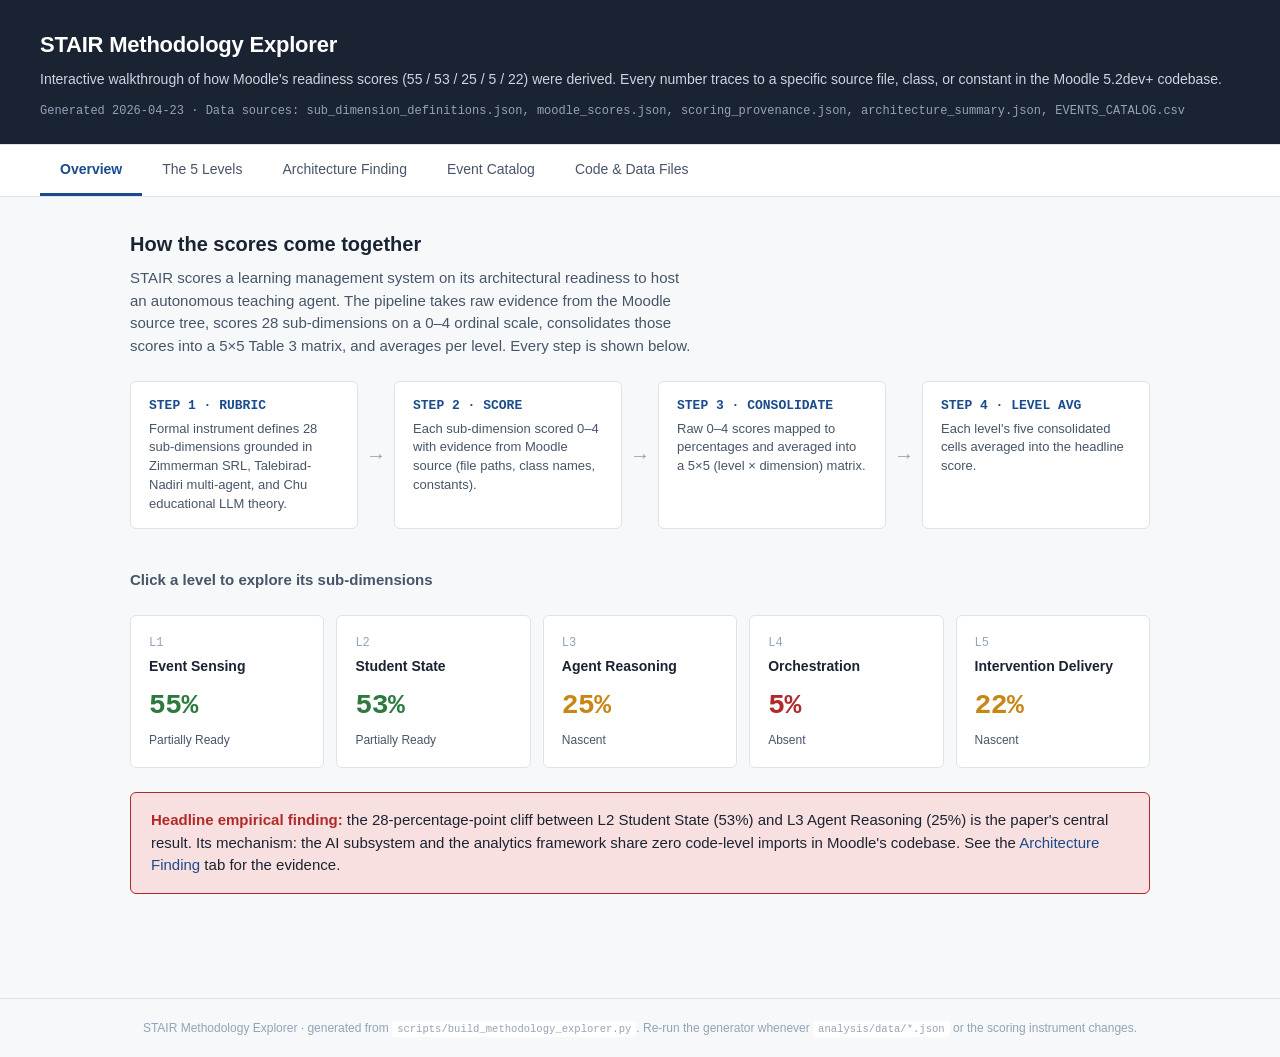
<file: docs/methodology_explorer.html>
<!DOCTYPE html>
<html lang="en">
<head>
<meta charset="UTF-8">
<meta name="viewport" content="width=device-width, initial-scale=1.0">
<title>STAIR Methodology Explorer</title>
<style>
:root {
  --bg: #ffffff;
  --surface: #f7f8fa;
  --surface-alt: #eef1f6;
  --ink: #1a2332;
  --ink-soft: #475569;
  --ink-faint: #94a3b8;
  --border: #dde3ec;
  --accent: #1a4b8c;
  --green: #2d7a3e;
  --green-soft: #e4f1e6;
  --amber: #c98515;
  --amber-soft: #fbf0d8;
  --red: #b02a2a;
  --red-soft: #f9e0e0;
  --code-bg: #0f172a;
  --code-ink: #e2e8f0;
  --mono: 'JetBrains Mono', 'Consolas', 'Menlo', monospace;
  --sans: -apple-system, 'Segoe UI', 'Inter', Arial, sans-serif;
  --serif: Georgia, 'Times New Roman', serif;
}
* { box-sizing: border-box; }
html, body {
  margin: 0; padding: 0;
  font-family: var(--sans);
  font-size: 15px;
  line-height: 1.5;
  color: var(--ink);
  background: var(--surface);
}
a { color: var(--accent); text-decoration: none; }
a:hover { text-decoration: underline; }
code {
  font-family: var(--mono);
  font-size: 0.88em;
  background: var(--surface-alt);
  padding: 2px 5px;
  border-radius: 3px;
}

header {
  background: var(--ink);
  color: white;
  padding: 28px 40px 24px;
  border-bottom: 1px solid var(--border);
}
header h1 {
  margin: 0 0 8px;
  font-size: 22px;
  font-weight: 600;
  letter-spacing: -0.01em;
}
header .subtitle {
  color: #cbd5e1;
  font-size: 14px;
  line-height: 1.5;
}
header .meta {
  margin-top: 12px;
  color: #94a3b8;
  font-size: 12px;
  font-family: var(--mono);
}

nav.tabs {
  background: var(--bg);
  border-bottom: 1px solid var(--border);
  padding: 0 40px;
  display: flex;
  gap: 0;
  position: sticky;
  top: 0;
  z-index: 10;
  overflow-x: auto;
}
nav.tabs button {
  background: transparent;
  border: none;
  border-bottom: 3px solid transparent;
  padding: 16px 20px;
  cursor: pointer;
  font-family: inherit;
  font-size: 14px;
  color: var(--ink-soft);
  font-weight: 500;
  white-space: nowrap;
}
nav.tabs button:hover { color: var(--ink); }
nav.tabs button.active {
  color: var(--accent);
  border-bottom-color: var(--accent);
  font-weight: 600;
}

main {
  max-width: 1100px;
  margin: 0 auto;
  padding: 32px 40px 80px;
}
.section { display: none; }
.section.active { display: block; }

h2.section-title {
  font-size: 20px;
  font-weight: 600;
  margin: 0 0 8px;
  color: var(--ink);
}
p.section-lede {
  color: var(--ink-soft);
  margin: 0 0 24px;
  max-width: 68ch;
}

/* OVERVIEW */
.pipeline {
  display: flex;
  align-items: stretch;
  gap: 8px;
  margin: 24px 0 32px;
  overflow-x: auto;
  padding-bottom: 8px;
}
.pipeline-step {
  background: var(--bg);
  border: 1px solid var(--border);
  border-radius: 6px;
  padding: 14px 18px;
  flex: 1 1 0;
  min-width: 160px;
}
.pipeline-step h3 {
  margin: 0 0 4px;
  font-size: 13px;
  font-weight: 600;
  color: var(--accent);
  font-family: var(--mono);
}
.pipeline-step p {
  margin: 0;
  font-size: 13px;
  color: var(--ink-soft);
  line-height: 1.45;
}
.pipeline-arrow {
  align-self: center;
  color: var(--ink-faint);
  font-size: 20px;
  user-select: none;
}

.score-grid {
  display: grid;
  grid-template-columns: repeat(5, 1fr);
  gap: 12px;
  margin: 24px 0;
}
.score-card {
  background: var(--bg);
  border: 1px solid var(--border);
  border-radius: 6px;
  padding: 18px;
  cursor: pointer;
  transition: border-color 0.15s, box-shadow 0.15s;
}
.score-card:hover {
  border-color: var(--accent);
  box-shadow: 0 2px 6px rgba(0,0,0,0.06);
}
.score-card .level-id {
  font-family: var(--mono);
  font-size: 12px;
  color: var(--ink-faint);
  margin-bottom: 4px;
}
.score-card .level-name {
  font-weight: 600;
  font-size: 14px;
  margin-bottom: 8px;
  color: var(--ink);
}
.score-card .score-big {
  font-size: 28px;
  font-weight: 700;
  font-family: var(--mono);
  letter-spacing: -0.02em;
}
.score-card .verdict {
  font-size: 12px;
  color: var(--ink-soft);
  margin-top: 4px;
}
.score-card.green .score-big { color: var(--green); }
.score-card.amber .score-big { color: var(--amber); }
.score-card.red .score-big { color: var(--red); }

.headline-finding {
  background: var(--red-soft);
  border: 1px solid var(--red);
  border-radius: 6px;
  padding: 16px 20px;
  margin: 24px 0;
}
.headline-finding strong { color: var(--red); }

/* LEVEL DETAIL */
.level-header {
  background: var(--bg);
  border: 1px solid var(--border);
  border-radius: 6px;
  padding: 20px 24px;
  margin-bottom: 20px;
}
.level-header h3 {
  margin: 0 0 6px;
  font-size: 18px;
  font-weight: 600;
}
.level-header .big-score {
  font-family: var(--mono);
  font-size: 32px;
  font-weight: 700;
  margin: 8px 0;
}
.level-header.green .big-score { color: var(--green); }
.level-header.amber .big-score { color: var(--amber); }
.level-header.red .big-score { color: var(--red); }
.level-header .grounding-pills {
  display: flex;
  gap: 6px;
  margin-top: 10px;
}

.pill {
  display: inline-block;
  font-size: 11px;
  font-family: var(--mono);
  padding: 2px 8px;
  border-radius: 10px;
  background: var(--surface-alt);
  color: var(--ink-soft);
  letter-spacing: 0.03em;
}
.pill-z { background: #e0ebf7; color: #1a4b8c; }
.pill-t { background: #f3e7f3; color: #6b2c6b; }
.pill-h { background: #e0f2ec; color: #256d50; }

.subdim-list {
  background: var(--bg);
  border: 1px solid var(--border);
  border-radius: 6px;
  margin-bottom: 20px;
  overflow: hidden;
}
.subdim {
  border-bottom: 1px solid var(--border);
  padding: 0;
}
.subdim:last-child { border-bottom: none; }
.subdim-head {
  display: flex;
  align-items: center;
  gap: 12px;
  padding: 14px 20px;
  cursor: pointer;
  user-select: none;
  background: var(--bg);
}
.subdim-head:hover { background: var(--surface); }
.subdim-head .chev {
  color: var(--ink-faint);
  font-family: var(--mono);
  font-size: 12px;
  width: 12px;
  transition: transform 0.15s;
}
.subdim.open .chev { transform: rotate(90deg); }
.subdim-head .sid {
  font-family: var(--mono);
  font-size: 13px;
  color: var(--ink-soft);
  width: 56px;
}
.subdim-head .sname {
  font-weight: 500;
  flex: 1;
}
.subdim-head .sgrounds { display: flex; gap: 4px; }
.subdim-head .sscore {
  font-family: var(--mono);
  font-size: 13px;
  font-weight: 600;
  width: 80px;
  text-align: right;
}
.subdim-head .sscore.green { color: var(--green); }
.subdim-head .sscore.amber { color: var(--amber); }
.subdim-head .sscore.red { color: var(--red); }

.subdim-body {
  display: none;
  padding: 0 20px 20px 88px;
  background: var(--surface);
  border-top: 1px solid var(--border);
}
.subdim.open .subdim-body { display: block; }

.subdim-body h4 {
  margin: 16px 0 4px;
  font-size: 12px;
  font-weight: 600;
  color: var(--ink-soft);
  text-transform: uppercase;
  letter-spacing: 0.05em;
}
.subdim-body p { margin: 0 0 8px; font-size: 14px; line-height: 1.5; }
.subdim-body .evidence {
  font-family: var(--mono);
  font-size: 12.5px;
  background: var(--code-bg);
  color: var(--code-ink);
  padding: 10px 14px;
  border-radius: 4px;
  line-height: 1.45;
  white-space: pre-wrap;
  word-break: break-word;
}

.consolidation {
  background: var(--bg);
  border: 1px solid var(--border);
  border-radius: 6px;
  padding: 20px;
  margin-bottom: 20px;
}
.consolidation h3 {
  margin: 0 0 8px;
  font-size: 14px;
  font-weight: 600;
  color: var(--ink);
}
.consolidation .cells {
  display: grid;
  grid-template-columns: repeat(5, 1fr);
  gap: 8px;
  margin: 12px 0;
}
.cons-cell {
  background: var(--surface);
  border: 1px solid var(--border);
  border-radius: 4px;
  padding: 10px;
  text-align: center;
}
.cons-cell .label {
  font-family: var(--mono);
  font-size: 11px;
  color: var(--ink-faint);
  letter-spacing: 0.05em;
  margin-bottom: 2px;
}
.cons-cell .value {
  font-family: var(--mono);
  font-size: 18px;
  font-weight: 600;
}
.cons-cell.green .value { color: var(--green); }
.cons-cell.amber .value { color: var(--amber); }
.cons-cell.red .value { color: var(--red); }
.consolidation .calc {
  font-family: var(--mono);
  font-size: 13px;
  color: var(--ink-soft);
  padding: 10px 14px;
  background: var(--surface);
  border-radius: 4px;
  margin-top: 12px;
}
.consolidation .calc strong {
  color: var(--ink);
  font-weight: 600;
}

/* CELL-BY-CELL DERIVATION (how each consolidated cell was computed) */
.deriv-header {
  margin: 20px 0 10px;
  font-size: 13px;
  font-weight: 600;
  color: var(--ink-soft);
  text-transform: uppercase;
  letter-spacing: 0.04em;
}
.deriv-grid {
  display: grid;
  gap: 10px;
}
.deriv-cell {
  background: var(--surface);
  border: 1px solid var(--border);
  border-radius: 4px;
  padding: 12px 16px;
}
.deriv-head {
  display: flex;
  align-items: center;
  gap: 10px;
  margin-bottom: 8px;
}
.deriv-result {
  font-family: var(--mono);
  font-weight: 700;
  font-size: 14px;
}
.deriv-result.green { color: var(--green); }
.deriv-result.amber { color: var(--amber); }
.deriv-result.red { color: var(--red); }
.deriv-sources {
  display: grid;
  gap: 2px;
  margin: 6px 0;
}
.deriv-src {
  display: grid;
  grid-template-columns: 44px 1fr 100px 60px;
  gap: 10px;
  font-size: 12.5px;
  padding: 3px 0;
  align-items: baseline;
}
.deriv-src .mono {
  font-family: var(--mono);
  color: var(--ink-soft);
}
.deriv-src .deriv-name {
  color: var(--ink);
}
.deriv-src .weight {
  font-family: var(--mono);
  color: var(--accent);
  text-align: right;
}
.deriv-formula {
  font-family: var(--mono);
  font-size: 12.5px;
  color: var(--ink-soft);
  padding-top: 6px;
  margin-top: 6px;
  border-top: 1px dashed var(--border);
}
.deriv-formula strong {
  color: var(--ink);
}

/* ARCHITECTURE */
.arch-grid {
  display: grid;
  grid-template-columns: repeat(auto-fit, minmax(240px, 1fr));
  gap: 16px;
  margin: 20px 0;
}
.arch-card {
  background: var(--bg);
  border: 1px solid var(--border);
  border-radius: 6px;
  padding: 16px 20px;
}
.arch-card h4 {
  margin: 0 0 4px;
  font-size: 13px;
  font-weight: 600;
  color: var(--ink-soft);
}
.arch-card .count {
  font-family: var(--mono);
  font-size: 28px;
  font-weight: 700;
  color: var(--accent);
  margin: 4px 0;
}
.arch-card .path {
  font-family: var(--mono);
  font-size: 11px;
  color: var(--ink-faint);
  margin-top: 4px;
}
.arch-card ul { margin: 8px 0 0; padding-left: 18px; }
.arch-card li { font-size: 13px; color: var(--ink-soft); font-family: var(--mono); }

.isolation-banner {
  background: var(--red-soft);
  border-left: 4px solid var(--red);
  padding: 16px 20px;
  border-radius: 4px;
  margin: 20px 0;
}
.isolation-banner h4 {
  margin: 0 0 6px;
  color: var(--red);
  font-size: 14px;
  text-transform: uppercase;
  letter-spacing: 0.04em;
}
.isolation-banner p { margin: 0; font-size: 14px; }

/* EVENTS */
.events-summary {
  display: grid;
  grid-template-columns: repeat(auto-fit, minmax(180px, 1fr));
  gap: 12px;
  margin-bottom: 20px;
}
.events-filters {
  background: var(--bg);
  border: 1px solid var(--border);
  border-radius: 6px;
  padding: 14px 18px;
  margin-bottom: 16px;
  display: flex;
  gap: 16px;
  align-items: center;
  flex-wrap: wrap;
}
.events-filters label {
  font-size: 13px;
  color: var(--ink-soft);
  display: flex;
  align-items: center;
  gap: 6px;
}
.events-filters select, .events-filters input {
  font-family: inherit;
  font-size: 13px;
  padding: 5px 10px;
  border: 1px solid var(--border);
  border-radius: 4px;
  background: var(--bg);
  color: var(--ink);
}
.events-table {
  width: 100%;
  border-collapse: collapse;
  background: var(--bg);
  border: 1px solid var(--border);
  border-radius: 6px;
  overflow: hidden;
  font-size: 13px;
}
.events-table thead th {
  background: var(--surface-alt);
  padding: 10px 12px;
  text-align: left;
  font-size: 12px;
  font-weight: 600;
  color: var(--ink-soft);
  border-bottom: 1px solid var(--border);
}
.events-table td {
  padding: 8px 12px;
  border-bottom: 1px solid var(--border);
  vertical-align: top;
}
.events-table td.mono { font-family: var(--mono); font-size: 12px; }
.events-table tr:last-child td { border-bottom: none; }
.events-count {
  font-size: 13px;
  color: var(--ink-soft);
  margin-bottom: 8px;
}

/* FILES */
.files-list {
  background: var(--bg);
  border: 1px solid var(--border);
  border-radius: 6px;
  overflow: hidden;
}
.file-row {
  padding: 12px 20px;
  border-bottom: 1px solid var(--border);
  display: grid;
  grid-template-columns: 340px 1fr;
  gap: 20px;
}
.file-row:last-child { border-bottom: none; }
.file-row .fname { font-family: var(--mono); font-size: 13px; color: var(--accent); }
.file-row .fdesc { font-size: 14px; color: var(--ink-soft); }
.files-section-head {
  background: var(--surface-alt);
  padding: 10px 20px;
  font-size: 12px;
  font-weight: 600;
  color: var(--ink-soft);
  text-transform: uppercase;
  letter-spacing: 0.04em;
  border-bottom: 1px solid var(--border);
}

footer {
  border-top: 1px solid var(--border);
  padding: 20px 40px;
  color: var(--ink-faint);
  font-size: 12px;
  text-align: center;
}
footer code { background: var(--bg); }
</style>
</head>
<body>

<header>
  <h1>STAIR Methodology Explorer</h1>
  <div class="subtitle">
    Interactive walkthrough of how Moodle's readiness scores (55 / 53 / 25 / 5 / 22) were derived.
    Every number traces to a specific source file, class, or constant in the Moodle 5.2dev+ codebase.
  </div>
  <div class="meta">
    Generated 2026-04-23 &middot; Data sources: sub_dimension_definitions.json, moodle_scores.json, scoring_provenance.json, architecture_summary.json, EVENTS_CATALOG.csv
  </div>
</header>

<nav class="tabs">
  <button class="tab-btn active" data-tab="overview">Overview</button>
  <button class="tab-btn" data-tab="levels">The 5 Levels</button>
  <button class="tab-btn" data-tab="architecture">Architecture Finding</button>
  <button class="tab-btn" data-tab="events">Event Catalog</button>
  <button class="tab-btn" data-tab="files">Code &amp; Data Files</button>
</nav>

<main>
  <section id="sec-overview" class="section active">
    <h2 class="section-title">How the scores come together</h2>
    <p class="section-lede">
      STAIR scores a learning management system on its architectural readiness to host an autonomous teaching agent.
      The pipeline takes raw evidence from the Moodle source tree, scores 28 sub-dimensions on a 0&ndash;4 ordinal scale,
      consolidates those scores into a 5&times;5 Table 3 matrix, and averages per level. Every step is shown below.
    </p>

    <div class="pipeline">
      <div class="pipeline-step"><h3>STEP 1 · RUBRIC</h3><p>Formal instrument defines 28 sub-dimensions grounded in Zimmerman SRL, Talebirad-Nadiri multi-agent, and Chu educational LLM theory.</p></div>
      <div class="pipeline-arrow">&rarr;</div>
      <div class="pipeline-step"><h3>STEP 2 · SCORE</h3><p>Each sub-dimension scored 0&ndash;4 with evidence from Moodle source (file paths, class names, constants).</p></div>
      <div class="pipeline-arrow">&rarr;</div>
      <div class="pipeline-step"><h3>STEP 3 · CONSOLIDATE</h3><p>Raw 0&ndash;4 scores mapped to percentages and averaged into a 5&times;5 (level &times; dimension) matrix.</p></div>
      <div class="pipeline-arrow">&rarr;</div>
      <div class="pipeline-step"><h3>STEP 4 · LEVEL AVG</h3><p>Each level's five consolidated cells averaged into the headline score.</p></div>
    </div>

    <h3 style="margin-top:32px;font-size:15px;color:var(--ink-soft);">Click a level to explore its sub-dimensions</h3>
    <div class="score-grid" id="overview-grid"></div>

    <div class="headline-finding">
      <strong>Headline empirical finding:</strong> the 28-percentage-point cliff between L2 Student State (53%) and L3 Agent Reasoning (25%) is the paper's central result. Its mechanism: the AI subsystem and the analytics framework share zero code-level imports in Moodle's codebase. See the <a href="#" data-tab-jump="architecture">Architecture Finding</a> tab for the evidence.
    </div>
  </section>

  <section id="sec-levels" class="section">
    <h2 class="section-title">The 5 Levels &mdash; sub-dimensions, evidence, consolidation</h2>
    <p class="section-lede">
      Click a level tab below, then click each sub-dimension to expand its definition, theoretical grounding, evidence from Moodle source, and which consolidated dimension (COV / ACC / EDU / TMP / INT) it contributes to.
    </p>
    <div class="level-tabs" id="level-tabs"></div>
    <div id="level-detail"></div>
  </section>

  <section id="sec-architecture" class="section">
    <h2 class="section-title">The architectural finding behind the L2&rarr;L3 cliff</h2>
    <p class="section-lede">
      Moodle scores well at L1 and L2 (the data layers exist) but collapses at L3 Agent Reasoning. The mechanism is not a missing feature &mdash; it is a missing <em>connection</em>. The AI subsystem and the analytics framework live in parallel, with zero shared code.
    </p>
    <div id="architecture-body"></div>
  </section>

  <section id="sec-events" class="section">
    <h2 class="section-title">Event Catalog &mdash; Moodle's 227 learning events</h2>
    <p class="section-lede">
      STAIR L1 Event Sensing scores 55% because Moodle emits a large, well-classified event stream. This table lists every event included in the analysis, its category, the learner action that triggers it, the SRL phase it supports, and the agent use case it enables.
    </p>
    <div id="events-body"></div>
  </section>

  <section id="sec-files" class="section">
    <h2 class="section-title">Every code and data file behind the paper's numbers</h2>
    <p class="section-lede">
      All files referenced here are present in the reproduction repository and are reachable from the repo root.
      The list is partitioned by role so a reader can navigate from a claim to the exact file that produces or documents it.
    </p>
    <div id="files-body"></div>
  </section>
</main>

<footer>
  STAIR Methodology Explorer &middot; generated from <code>scripts/build_methodology_explorer.py</code>.
  Re-run the generator whenever <code>analysis/data/*.json</code> or the scoring instrument changes.
</footer>

<script id="data-json" type="application/json">
{
  "levels": [
    {
      "short": "L1",
      "long": "L1_Event_Sensing",
      "display_name": "Event Sensing",
      "question": "Can the platform detect what a student is doing?",
      "avg": 55,
      "sub_dimensions": [
        {
          "id": "1.1_Event_Coverage",
          "name": "Event Coverage",
          "grounding": [
            "Z",
            "T"
          ],
          "definition": "Breadth and classification of platform events emitted when learners act. Measures the proportion of learning-relevant actions (clicks, submissions, navigation, participation) captured as structured events with sufficient metadata for external consumers to distinguish pedagogically significant actions from administrative noise.",
          "score": 3,
          "pct": 75,
          "evidence": "228 core event classes with LEVEL_PARTICIPATING/TEACHING/OTHER classification in lib/classes/event/",
          "contributes_to": "COV"
        },
        {
          "id": "1.2_Observer_Subscription",
          "name": "Observer Subscription",
          "grounding": [
            "T"
          ],
          "definition": "Whether external consumers can subscribe to the live event stream in real time, as opposed to receiving events only through daily database exports. Measures the presence and openness of observer/listener interfaces exposed to code outside the platform's core.",
          "score": 2,
          "pct": 50,
          "evidence": "Internal observers via db/events.php, no external streaming API",
          "contributes_to": "ACC"
        },
        {
          "id": "1.3_SRL_Phase_Observability",
          "name": "SRL Phase Observability",
          "grounding": [
            "Z"
          ],
          "definition": "Whether events carry pedagogical metadata that lets a consumer distinguish the self-regulated learning phase (forethought, performance, reflection) each event belongs to. Required for any system that aims to scaffold self-regulation rather than merely count actions.",
          "score": 2,
          "pct": 50,
          "evidence": "Performance phase strong (quiz attempts, submissions), Forethought phase weak (no goal-setting events)",
          "contributes_to": "EDU"
        },
        {
          "id": "1.4_Real_Time_External_Access",
          "name": "Real-Time External Access",
          "grounding": [
            "T"
          ],
          "definition": "Whether an external agent can consume events while the learner is still active, with latency low enough for in-flight scaffolding. Distinguishes live event access from batch exports that arrive hours or days after the learning activity.",
          "score": 1,
          "pct": 25,
          "evidence": "Log store polling only via mdl_logstore_standard_log, no WebSocket/streaming",
          "contributes_to": "TMP"
        },
        {
          "id": "1.5_Event_Enrichment",
          "name": "Event Enrichment",
          "grounding": [
            "Z",
            "T"
          ],
          "definition": "Whether events carry enough context (actor identity, educational level, temporal position, activity metadata) for an external consumer to interpret them pedagogically without joining against multiple other tables.",
          "score": 3,
          "pct": 75,
          "evidence": "Context hierarchy (system/course/module), other[] field, but no prior-state capture",
          "contributes_to": "INT"
        }
      ]
    },
    {
      "short": "L2",
      "long": "L2_Student_State",
      "display_name": "Student State",
      "question": "Can it maintain the student's accumulated learning trajectory?",
      "avg": 53,
      "sub_dimensions": [
        {
          "id": "2.1_Raw_Data_Availability",
          "name": "Raw Data Availability",
          "grounding": [
            "T"
          ],
          "definition": "Whether the raw event stream is retained and accessible for aggregation into learner state. A platform that logs events but flushes them daily fails this dimension even if its live event API is strong.",
          "score": 3,
          "pct": 75,
          "evidence": "Grades, completion, competencies, event logs all queryable",
          "contributes_to": "COV"
        },
        {
          "id": "2.2_Analytics_Framework",
          "name": "Analytics Framework",
          "grounding": [
            "T",
            "H"
          ],
          "definition": "Whether a built-in analytics or prediction framework aggregates raw event data into learner-state signals such as risk scores, engagement indices, or progress trajectories. Measures the presence of machine-learning infrastructure as a platform primitive rather than an afterthought.",
          "score": 3,
          "pct": 75,
          "evidence": "8 prediction targets, ML pipeline with Python backend, time-splitting strategies",
          "contributes_to": "COV"
        },
        {
          "id": "2.3_Unified_Learner_Model",
          "name": "Unified Learner Model",
          "grounding": [
            "Z",
            "T",
            "H"
          ],
          "definition": "Whether a coherent, canonical learner model consolidates grades, progress, engagement, risk, and history into a single queryable object. A strong convergence point: all three theoretical frameworks name unified learner state as a requirement.",
          "score": 1,
          "pct": 25,
          "evidence": "Data scattered across mdl_grade_grades, mdl_course_modules_completion, mdl_competency — no unified API",
          "contributes_to": "EDU, INT"
        },
        {
          "id": "2.4_API_Query_Capability",
          "name": "API Query Capability",
          "grounding": [
            "T"
          ],
          "definition": "Whether an external agent can query learner state through a public API and receive structured responses. Distinguishes query access (external agents can read) from internal-only access (available only to code running inside the platform).",
          "score": 3,
          "pct": 75,
          "evidence": "402 web service functions, token auth, REST/SOAP",
          "contributes_to": "ACC"
        },
        {
          "id": "2.5_Temporal_Analytics",
          "name": "Temporal Analytics",
          "grounding": [
            "Z"
          ],
          "definition": "Whether learner state supports time-series queries (how has engagement changed over the last four weeks?) rather than only point-in-time snapshots. Required for self-reflection scaffolding, which depends on comparison across time.",
          "score": 2,
          "pct": 50,
          "evidence": "Time-splitting strategies exist in analytics framework, no real-time session tracking",
          "contributes_to": "TMP"
        },
        {
          "id": "2.6_Privacy_Aware_Access",
          "name": "Privacy-Aware Access",
          "grounding": [
            "H"
          ],
          "definition": "Whether learner state access is governed by consent and privacy policies expressible at the agent level. Measures whether an agent can be scoped to a subset of data via platform-enforced rules rather than relying on agent good behaviour.",
          "score": 2,
          "pct": 50,
          "evidence": "Role-based access via capabilities system, no fine-grained agent consent model",
          "contributes_to": "INT"
        }
      ]
    },
    {
      "short": "L3",
      "long": "L3_Agent_Reasoning",
      "display_name": "Agent Reasoning",
      "question": "Can an agent reason over that state within pedagogical constraints?",
      "avg": 25,
      "sub_dimensions": [
        {
          "id": "3.1_AI_Subsystem_Infrastructure",
          "name": "AI Subsystem Infrastructure",
          "grounding": [
            "T",
            "H"
          ],
          "definition": "Whether the platform provides a built-in AI subsystem (LLM provider abstraction, action types, provider plumbing) that an agent can operate through without each deployment reinventing the stack.",
          "score": 2,
          "pct": 50,
          "evidence": "6 providers (openai, azureai, awsbedrock, gemini, deepseek, ollama), 4 action types, but user-initiated only",
          "contributes_to": "COV"
        },
        {
          "id": "3.2_Agent_Identity_Model",
          "name": "Agent Identity Model",
          "grounding": [
            "T",
            "H"
          ],
          "definition": "Whether the platform models agents as first-class identities with authentication, scopes, audit trails, and permission boundaries distinct from human users. Without this, agents masquerade as users and cannot be governed separately.",
          "score": 0,
          "pct": 0,
          "evidence": "No agent role in capabilities system, no agent-specific permissions",
          "contributes_to": "EDU"
        },
        {
          "id": "3.3_Reasoning_Pipeline",
          "name": "Reasoning Pipeline",
          "grounding": [
            "T",
            "H"
          ],
          "definition": "Whether the platform provides a structured reasoning pipeline (prompt construction, tool calling, observation parsing, step iteration) that agents can use, rather than offering only one-shot text generation.",
          "score": 0,
          "pct": 0,
          "evidence": "No planner, no goal-setting for agents, no reasoning chain",
          "contributes_to": "EDU"
        },
        {
          "id": "3.4_AI_Analytics_Bridge",
          "name": "AI-Analytics Bridge",
          "grounding": [
            "Z",
            "T",
            "H"
          ],
          "definition": "Whether code-level connections exist between the AI subsystem and the analytics or learner-state framework, so that an agent can reason over learner state without each deployment writing a bespoke adapter. This is the paper's central empirical finding: Moodle scores 0 here because the two subsystems share zero imports.",
          "score": 0,
          "pct": 0,
          "evidence": "Zero cross-imports between core_ai (ai/) and core_analytics (analytics/) — verified by grep",
          "contributes_to": "INT"
        },
        {
          "id": "3.5_Write_Back_Capability",
          "name": "Write-Back Capability",
          "grounding": [
            "T"
          ],
          "definition": "Whether an agent can write decisions, interventions, or annotations back into the platform's persistent state, rather than only reading from it. Required for any agent that needs to act on its reasoning.",
          "score": 2,
          "pct": 50,
          "evidence": "Web services exist for grades, messages, calendar but no agent-specific write API",
          "contributes_to": "ACC"
        },
        {
          "id": "3.6_SRL_Detection_Logic",
          "name": "SRL Detection Logic",
          "grounding": [
            "Z",
            "H"
          ],
          "definition": "Whether the platform or its AI subsystem includes built-in logic to detect self-regulated learning phase transitions, regulation failures, or scaffolding opportunities, rather than requiring each agent to reimplement SRL-aware reasoning from scratch.",
          "score": 1,
          "pct": 25,
          "evidence": "Dropout prediction exists in analytics targets, no SRL phase detection",
          "contributes_to": "TMP"
        },
        {
          "id": "3.7_Contextual_Adaptation",
          "name": "Contextual Adaptation",
          "grounding": [
            "Z",
            "H"
          ],
          "definition": "Whether agent reasoning can be adapted to course, activity, and learner context automatically, through platform-supplied context rather than manual per-deployment configuration.",
          "score": 1,
          "pct": 25,
          "evidence": "Placements (courseassist, editor) exist but no learner-context adaptation",
          "contributes_to": "TMP"
        }
      ]
    },
    {
      "short": "L4",
      "long": "L4_Orchestration",
      "display_name": "Orchestration",
      "question": "Can multiple agents coordinate without conflict?",
      "avg": 5,
      "sub_dimensions": [
        {
          "id": "4.1_Agent_Registry",
          "name": "Agent Registry",
          "grounding": [
            "T"
          ],
          "definition": "Whether multiple agents can register with the platform as discoverable entities, so that the platform (and other agents) know which agents are active and what capabilities each declares.",
          "score": 0,
          "pct": 0,
          "evidence": "No multi-agent registry or agent discovery mechanism",
          "contributes_to": "COV"
        },
        {
          "id": "4.2_Shared_State_Store",
          "name": "Shared State Store",
          "grounding": [
            "T"
          ],
          "definition": "Whether agents share a common workspace of state they all read and write with appropriate isolation. Required for multi-agent scenarios where one agent's observation must inform another's action.",
          "score": 0,
          "pct": 0,
          "evidence": "No shared agent memory or coordination state",
          "contributes_to": "ACC"
        },
        {
          "id": "4.3_Coordination_Protocol",
          "name": "Coordination Protocol",
          "grounding": [
            "T"
          ],
          "definition": "Whether a coordination protocol (message bus, supervisory agent, choreographed workflow) governs agent interaction, so that agents do not simply race against each other over learner attention.",
          "score": 0,
          "pct": 0,
          "evidence": "No inter-agent communication protocol",
          "contributes_to": "EDU, TMP"
        },
        {
          "id": "4.4_Conflict_Resolution",
          "name": "Conflict Resolution",
          "grounding": [
            "T",
            "H"
          ],
          "definition": "Whether the platform arbitrates contradictory interventions from concurrent agents (e.g., one agent pushing a hint while another pushes a reflection prompt). Without this, agent interactions can harm rather than scaffold learning.",
          "score": 0,
          "pct": 0,
          "evidence": "No priority or conflict management for competing agents",
          "contributes_to": "EDU, TMP"
        },
        {
          "id": "4.5_Scalability_Architecture",
          "name": "Scalability Architecture",
          "grounding": [
            "T"
          ],
          "definition": "Whether the agent-coordination infrastructure scales to production workloads with concurrency control, queueing, and retry logic, rather than being a prototype that breaks under load.",
          "score": 1,
          "pct": 25,
          "evidence": "Task system (scheduled + ad-hoc) can queue work but not agent-aware",
          "contributes_to": "INT"
        }
      ]
    },
    {
      "short": "L5",
      "long": "L5_Intervention_Delivery",
      "display_name": "Intervention Delivery",
      "question": "Can agents deliver interventions back into the learning flow?",
      "avg": 22,
      "sub_dimensions": [
        {
          "id": "5.1_Message_Delivery",
          "name": "Message Delivery",
          "grounding": [
            "H"
          ],
          "definition": "Whether agents can deliver messages to learners through platform-native channels (in-page notifications, messaging system, dashboard), reaching the learner inside the learning environment rather than via external email.",
          "score": 2,
          "pct": 50,
          "evidence": "Messaging API and notification system exist, but no agent-specific channel",
          "contributes_to": "COV"
        },
        {
          "id": "5.2_UI_Injection",
          "name": "UI Injection",
          "grounding": [
            "H"
          ],
          "definition": "Whether agents can inject UI components (hints, suggestions, inline feedback, widgets) into the learner's active view of a learning activity, rather than only speaking from a separate chat panel.",
          "score": 1,
          "pct": 25,
          "evidence": "Output renderers, blocks, but no real-time content injection",
          "contributes_to": "ACC"
        },
        {
          "id": "5.3_Content_Generation",
          "name": "Content Generation",
          "grounding": [
            "T",
            "H"
          ],
          "definition": "Whether agents can generate and deliver adaptive content (follow-up questions, worked examples, scaffolds, alternative explanations) that the platform presents as first-class learning material.",
          "score": 2,
          "pct": 50,
          "evidence": "AI generate_text/generate_image exist, not connected to intervention pipeline",
          "contributes_to": "COV"
        },
        {
          "id": "5.4_Feedback_Loop",
          "name": "Feedback Loop",
          "grounding": [
            "Z",
            "H"
          ],
          "definition": "Whether delivered interventions are observable back to the agent as events, so the agent learns whether its scaffolding worked. Closes the regulate-reflect-adjust cycle at the platform level.",
          "score": 1,
          "pct": 25,
          "evidence": "Grade feedback exists, but no intervention tracking or outcome measurement",
          "contributes_to": "EDU, INT"
        },
        {
          "id": "5.5_Timing_Intelligence",
          "name": "Timing Intelligence",
          "grounding": [
            "Z",
            "H"
          ],
          "definition": "Whether agents can select pedagogically appropriate delivery moments (just-in-time scaffolding, not during peak cognitive load). Requires the platform to supply real-time learner-state context to the agent's timing logic.",
          "score": 0,
          "pct": 0,
          "evidence": "No optimal-timing engine, no engagement-aware scheduling",
          "contributes_to": "EDU, TMP"
        }
      ]
    }
  ],
  "consolidation": {
    "L1": {
      "COV": {
        "value": 75,
        "sources": [
          {
            "id": "1.1_Event_Coverage",
            "short_id": "1.1",
            "name": "Event Coverage",
            "raw": 3,
            "pct": 75,
            "weight": 1.0
          }
        ]
      },
      "ACC": {
        "value": 50,
        "sources": [
          {
            "id": "1.2_Observer_Subscription",
            "short_id": "1.2",
            "name": "Observer Subscription",
            "raw": 2,
            "pct": 50,
            "weight": 1.0
          }
        ]
      },
      "EDU": {
        "value": 50,
        "sources": [
          {
            "id": "1.3_SRL_Phase_Observability",
            "short_id": "1.3",
            "name": "SRL Phase Observability",
            "raw": 2,
            "pct": 50,
            "weight": 1.0
          }
        ]
      },
      "TMP": {
        "value": 25,
        "sources": [
          {
            "id": "1.4_Real_Time_External_Access",
            "short_id": "1.4",
            "name": "Real-Time External Access",
            "raw": 1,
            "pct": 25,
            "weight": 1.0
          }
        ]
      },
      "INT": {
        "value": 75,
        "sources": [
          {
            "id": "1.5_Event_Enrichment",
            "short_id": "1.5",
            "name": "Event Enrichment",
            "raw": 3,
            "pct": 75,
            "weight": 1.0
          }
        ]
      }
    },
    "L2": {
      "COV": {
        "value": 75,
        "sources": [
          {
            "id": "2.1_Raw_Data_Availability",
            "short_id": "2.1",
            "name": "Raw Data Availability",
            "raw": 3,
            "pct": 75,
            "weight": 0.5
          },
          {
            "id": "2.2_Analytics_Framework",
            "short_id": "2.2",
            "name": "Analytics Framework",
            "raw": 3,
            "pct": 75,
            "weight": 0.5
          }
        ]
      },
      "ACC": {
        "value": 75,
        "sources": [
          {
            "id": "2.4_API_Query_Capability",
            "short_id": "2.4",
            "name": "API Query Capability",
            "raw": 3,
            "pct": 75,
            "weight": 1.0
          }
        ]
      },
      "EDU": {
        "value": 25,
        "sources": [
          {
            "id": "2.3_Unified_Learner_Model",
            "short_id": "2.3",
            "name": "Unified Learner Model",
            "raw": 1,
            "pct": 25,
            "weight": 1.0
          }
        ]
      },
      "TMP": {
        "value": 50,
        "sources": [
          {
            "id": "2.5_Temporal_Analytics",
            "short_id": "2.5",
            "name": "Temporal Analytics",
            "raw": 2,
            "pct": 50,
            "weight": 1.0
          }
        ]
      },
      "INT": {
        "value": 38,
        "sources": [
          {
            "id": "2.6_Privacy_Aware_Access",
            "short_id": "2.6",
            "name": "Privacy-Aware Access",
            "raw": 2,
            "pct": 50,
            "weight": 0.5
          },
          {
            "id": "2.3_Unified_Learner_Model",
            "short_id": "2.3",
            "name": "Unified Learner Model",
            "raw": 1,
            "pct": 25,
            "weight": 0.5
          }
        ]
      }
    },
    "L3": {
      "COV": {
        "value": 50,
        "sources": [
          {
            "id": "3.1_AI_Subsystem_Infrastructure",
            "short_id": "3.1",
            "name": "AI Subsystem Infrastructure",
            "raw": 2,
            "pct": 50,
            "weight": 1.0
          }
        ]
      },
      "ACC": {
        "value": 50,
        "sources": [
          {
            "id": "3.5_Write_Back_Capability",
            "short_id": "3.5",
            "name": "Write-Back Capability",
            "raw": 2,
            "pct": 50,
            "weight": 1.0
          }
        ]
      },
      "EDU": {
        "value": 0,
        "sources": [
          {
            "id": "3.2_Agent_Identity_Model",
            "short_id": "3.2",
            "name": "Agent Identity Model",
            "raw": 0,
            "pct": 0,
            "weight": 0.5
          },
          {
            "id": "3.3_Reasoning_Pipeline",
            "short_id": "3.3",
            "name": "Reasoning Pipeline",
            "raw": 0,
            "pct": 0,
            "weight": 0.5
          }
        ]
      },
      "TMP": {
        "value": 25,
        "sources": [
          {
            "id": "3.6_SRL_Detection_Logic",
            "short_id": "3.6",
            "name": "SRL Detection Logic",
            "raw": 1,
            "pct": 25,
            "weight": 0.5
          },
          {
            "id": "3.7_Contextual_Adaptation",
            "short_id": "3.7",
            "name": "Contextual Adaptation",
            "raw": 1,
            "pct": 25,
            "weight": 0.5
          }
        ]
      },
      "INT": {
        "value": 0,
        "sources": [
          {
            "id": "3.4_AI_Analytics_Bridge",
            "short_id": "3.4",
            "name": "AI-Analytics Bridge",
            "raw": 0,
            "pct": 0,
            "weight": 1.0
          }
        ]
      }
    },
    "L4": {
      "COV": {
        "value": 0,
        "sources": [
          {
            "id": "4.1_Agent_Registry",
            "short_id": "4.1",
            "name": "Agent Registry",
            "raw": 0,
            "pct": 0,
            "weight": 1.0
          }
        ]
      },
      "ACC": {
        "value": 0,
        "sources": [
          {
            "id": "4.2_Shared_State_Store",
            "short_id": "4.2",
            "name": "Shared State Store",
            "raw": 0,
            "pct": 0,
            "weight": 1.0
          }
        ]
      },
      "EDU": {
        "value": 0,
        "sources": [
          {
            "id": "4.3_Coordination_Protocol",
            "short_id": "4.3",
            "name": "Coordination Protocol",
            "raw": 0,
            "pct": 0,
            "weight": 0.5
          },
          {
            "id": "4.4_Conflict_Resolution",
            "short_id": "4.4",
            "name": "Conflict Resolution",
            "raw": 0,
            "pct": 0,
            "weight": 0.5
          }
        ]
      },
      "TMP": {
        "value": 0,
        "sources": [
          {
            "id": "4.3_Coordination_Protocol",
            "short_id": "4.3",
            "name": "Coordination Protocol",
            "raw": 0,
            "pct": 0,
            "weight": 0.5
          },
          {
            "id": "4.4_Conflict_Resolution",
            "short_id": "4.4",
            "name": "Conflict Resolution",
            "raw": 0,
            "pct": 0,
            "weight": 0.5
          }
        ]
      },
      "INT": {
        "value": 25,
        "sources": [
          {
            "id": "4.5_Scalability_Architecture",
            "short_id": "4.5",
            "name": "Scalability Architecture",
            "raw": 1,
            "pct": 25,
            "weight": 1.0
          }
        ]
      }
    },
    "L5": {
      "COV": {
        "value": 50,
        "sources": [
          {
            "id": "5.1_Message_Delivery",
            "short_id": "5.1",
            "name": "Message Delivery",
            "raw": 2,
            "pct": 50,
            "weight": 0.5
          },
          {
            "id": "5.3_Content_Generation",
            "short_id": "5.3",
            "name": "Content Generation",
            "raw": 2,
            "pct": 50,
            "weight": 0.5
          }
        ]
      },
      "ACC": {
        "value": 25,
        "sources": [
          {
            "id": "5.2_UI_Injection",
            "short_id": "5.2",
            "name": "UI Injection",
            "raw": 1,
            "pct": 25,
            "weight": 1.0
          }
        ]
      },
      "EDU": {
        "value": 12,
        "sources": [
          {
            "id": "5.4_Feedback_Loop",
            "short_id": "5.4",
            "name": "Feedback Loop",
            "raw": 1,
            "pct": 25,
            "weight": 0.5
          },
          {
            "id": "5.5_Timing_Intelligence",
            "short_id": "5.5",
            "name": "Timing Intelligence",
            "raw": 0,
            "pct": 0,
            "weight": 0.5
          }
        ]
      },
      "TMP": {
        "value": 0,
        "sources": [
          {
            "id": "5.5_Timing_Intelligence",
            "short_id": "5.5",
            "name": "Timing Intelligence",
            "raw": 0,
            "pct": 0,
            "weight": 1.0
          }
        ]
      },
      "INT": {
        "value": 25,
        "sources": [
          {
            "id": "5.4_Feedback_Loop",
            "short_id": "5.4",
            "name": "Feedback Loop",
            "raw": 1,
            "pct": 25,
            "weight": 1.0
          }
        ]
      }
    }
  },
  "architecture": {
    "moodle_source": "C:\\Users\\Ghulam\\ClaudeCodeProjects\\1st Paper\\moodle_src",
    "web_services": {
      "count": 402,
      "file": "lib/db/services.php"
    },
    "ai_providers": {
      "count": 6,
      "providers": [
        "awsbedrock",
        "azureai",
        "deepseek",
        "gemini",
        "ollama",
        "openai"
      ],
      "path": "ai/provider/"
    },
    "ai_actions": {
      "count": 4,
      "actions": [
        "explain_text",
        "generate_image",
        "generate_text",
        "summarise_text"
      ],
      "path": "ai/classes/aiactions/"
    },
    "ai_analytics_isolation": {
      "ai_references_analytics": 0,
      "analytics_references_ai": 0,
      "isolated": true,
      "ai_files_with_refs": [],
      "analytics_files_with_refs": []
    },
    "analytics_targets": {
      "count": 8,
      "targets": [
        "course_competencies",
        "course_completion",
        "course_dropout",
        "course_enrolments",
        "course_gradetopass",
        "no_access_since_course_start",
        "no_recent_accesses",
        "no_teaching"
      ]
    },
    "scheduled_tasks": {
      "count": 62,
      "tasks": [
        "analytics_cleanup_task",
        "antivirus_cleanup_task",
        "asynchronous_backup_task",
        "asynchronous_copy_task",
        "asynchronous_restore_task",
        "automated_backup_report_task",
        "automated_backup_task",
        "backup_cleanup_task",
        "badges_adhoc_task",
        "badges_cron_task",
        "badges_message_task",
        "blog_cron_task",
        "build_installed_themes_task",
        "cache_cleanup_task",
        "cache_cron_task",
        "calendar_cron_task",
        "calendar_fix_orphaned_events",
        "check_for_updates_task",
        "clean_up_deleted_search_area_task",
        "complete_plans_task",
        "completion_daily_task",
        "completion_regular_task",
        "context_cleanup_task",
        "course_backup_task",
        "create_contexts_task",
        "database_logger",
        "delete_incomplete_users_task",
        "delete_unconfirmed_users_task",
        "failed_task_callbacks",
        "file_temp_cleanup_task",
        "file_trash_cleanup_task",
        "fix_file_timestamps_task",
        "grade_cron_task",
        "grade_history_cleanup_task",
        "h5p_clean_orphaned_records_task",
        "h5p_get_content_types_task",
        "hide_ended_courses_task",
        "logging_trait",
        "logmanager",
        "messaging_cleanup_task",
        "password_reset_cleanup_task",
        "plagiarism_cron_task",
        "portfolio_cron_task",
        "question_preview_cleanup_task",
        "refresh_mod_calendar_events_task",
        "registration_cron_task",
        "search_index_task",
        "search_optimize_task",
        "send_failed_login_notifications_task",
        "send_login_notifications",
        "send_new_user_passwords_task",
        "session_cleanup_task",
        "show_started_courses_task",
        "stats_cron_task",
        "stored_progress_bar_cleanup_task",
        "stored_progress_task_trait",
        "sync_plans_from_template_cohorts_task",
        "tag_cron_task",
        "task_lock_cleanup_task",
        "task_log_cleanup_task",
        "task_logger",
        "update_geoip2file_task"
      ]
    }
  },
  "events": [
    {
      "Event": "\\core\\event\\course_viewed",
      "Category": "Course",
      "Trigger": "Student opens course page",
      "Key Payload Fields": "userid, courseid, other[coursesectionnumber]",
      "SRL Phase": "Performance",
      "Agent Use Case": "Track engagement patterns; detect inactive students",
      "STAIR Level": "L1-L2"
    },
    {
      "Event": "\\core\\event\\course_completed",
      "Category": "Course",
      "Trigger": "All completion criteria met",
      "Key Payload Fields": "relateduserid, courseid, objectid",
      "SRL Phase": "Reflection",
      "Agent Use Case": "Celebrate achievement; recommend next course",
      "STAIR Level": "L2-L3"
    },
    {
      "Event": "\\core\\event\\course_started",
      "Category": "Course",
      "Trigger": "Course start date reached",
      "Key Payload Fields": "courseid",
      "SRL Phase": "Forethought",
      "Agent Use Case": "Send welcome/orientation nudge",
      "STAIR Level": "L2"
    },
    {
      "Event": "\\core\\event\\course_ended",
      "Category": "Course",
      "Trigger": "Course end date reached",
      "Key Payload Fields": "courseid",
      "SRL Phase": "Reflection",
      "Agent Use Case": "Prompt reflection activity",
      "STAIR Level": "L2"
    },
    {
      "Event": "\\core\\event\\course_module_viewed",
      "Category": "Course",
      "Trigger": "Student views any activity",
      "Key Payload Fields": "userid, contextinstanceid, courseid",
      "SRL Phase": "Performance",
      "Agent Use Case": "Track resource access sequence; time-on-task proxy",
      "STAIR Level": "L1-L2"
    },
    {
      "Event": "\\core\\event\\course_module_completion_updated",
      "Category": "Course",
      "Trigger": "Activity marked complete",
      "Key Payload Fields": "relateduserid, contextinstanceid, other[completionstate]",
      "SRL Phase": "Performance/Reflection",
      "Agent Use Case": "Track progress; identify stalled students",
      "STAIR Level": "L2-L3"
    },
    {
      "Event": "\\core\\event\\course_completion_updated",
      "Category": "Course",
      "Trigger": "Completion criteria changed",
      "Key Payload Fields": "courseid",
      "SRL Phase": "Forethought",
      "Agent Use Case": "Notify students of criteria changes",
      "STAIR Level": "L1"
    },
    {
      "Event": "\\core\\event\\course_section_viewed",
      "Category": "Course",
      "Trigger": "Student views section",
      "Key Payload Fields": "userid, courseid",
      "SRL Phase": "Performance",
      "Agent Use Case": "Track navigation patterns",
      "STAIR Level": "L1"
    },
    {
      "Event": "\\core\\event\\course_information_viewed",
      "Category": "Course",
      "Trigger": "Student views course info",
      "Key Payload Fields": "userid, courseid",
      "SRL Phase": "Forethought",
      "Agent Use Case": "Detect pre-enrollment interest",
      "STAIR Level": "L1"
    },
    {
      "Event": "\\core\\event\\course_resources_list_viewed",
      "Category": "Course",
      "Trigger": "Student views resource list",
      "Key Payload Fields": "userid, courseid",
      "SRL Phase": "Forethought",
      "Agent Use Case": "Detect resource seeking behavior",
      "STAIR Level": "L1-L2"
    },
    {
      "Event": "\\core\\event\\course_module_created",
      "Category": "Course",
      "Trigger": "Teacher adds activity",
      "Key Payload Fields": "objectid",
      "SRL Phase": "N/A",
      "Agent Use Case": "N/A",
      "STAIR Level": "L0"
    },
    {
      "Event": "\\core\\event\\course_module_updated",
      "Category": "Course",
      "Trigger": "Teacher edits activity",
      "Key Payload Fields": "objectid",
      "SRL Phase": "N/A",
      "Agent Use Case": "N/A",
      "STAIR Level": "L0"
    },
    {
      "Event": "\\core\\event\\course_module_deleted",
      "Category": "Course",
      "Trigger": "Teacher removes activity",
      "Key Payload Fields": "objectid",
      "SRL Phase": "N/A",
      "Agent Use Case": "N/A",
      "STAIR Level": "L0"
    },
    {
      "Event": "\\core\\event\\course_created",
      "Category": "Course",
      "Trigger": "New course created",
      "Key Payload Fields": "objectid, courseid",
      "SRL Phase": "N/A",
      "Agent Use Case": "N/A",
      "STAIR Level": "L0"
    },
    {
      "Event": "\\core\\event\\course_updated",
      "Category": "Course",
      "Trigger": "Course settings changed",
      "Key Payload Fields": "courseid",
      "SRL Phase": "N/A",
      "Agent Use Case": "Detect structural changes",
      "STAIR Level": "L1"
    },
    {
      "Event": "\\core\\event\\course_deleted",
      "Category": "Course",
      "Trigger": "Course deleted",
      "Key Payload Fields": "courseid",
      "SRL Phase": "N/A",
      "Agent Use Case": "N/A",
      "STAIR Level": "L0"
    },
    {
      "Event": "\\core\\event\\course_user_report_viewed",
      "Category": "Course",
      "Trigger": "Student views own report",
      "Key Payload Fields": "userid, courseid, relateduserid",
      "SRL Phase": "Reflection",
      "Agent Use Case": "Track self-monitoring behavior",
      "STAIR Level": "L2"
    },
    {
      "Event": "\\core\\event\\course_backup_created",
      "Category": "Course",
      "Trigger": "Course backed up",
      "Key Payload Fields": "courseid",
      "SRL Phase": "N/A",
      "Agent Use Case": "N/A",
      "STAIR Level": "L0"
    },
    {
      "Event": "\\core\\event\\course_restored",
      "Category": "Course",
      "Trigger": "Course restored from backup",
      "Key Payload Fields": "courseid",
      "SRL Phase": "N/A",
      "Agent Use Case": "N/A",
      "STAIR Level": "L0"
    },
    {
      "Event": "\\mod_quiz\\event\\attempt_started",
      "Category": "Quiz",
      "Trigger": "Student begins quiz",
      "Key Payload Fields": "relateduserid, objectid, other[quizid]",
      "SRL Phase": "Performance",
      "Agent Use Case": "Detect start time; track attempt frequency",
      "STAIR Level": "L1-L2"
    },
    {
      "Event": "\\mod_quiz\\event\\attempt_submitted",
      "Category": "Quiz",
      "Trigger": "Student submits quiz",
      "Key Payload Fields": "relateduserid, objectid, other[submitterid, quizid, studentisonline]",
      "SRL Phase": "Performance",
      "Agent Use Case": "Analyze submission timing; auto-trigger feedback",
      "STAIR Level": "L2-L3"
    },
    {
      "Event": "\\mod_quiz\\event\\attempt_viewed",
      "Category": "Quiz",
      "Trigger": "Student views attempt",
      "Key Payload Fields": "relateduserid, objectid",
      "SRL Phase": "Reflection",
      "Agent Use Case": "Detect review behavior post-submission",
      "STAIR Level": "L2"
    },
    {
      "Event": "\\mod_quiz\\event\\attempt_reviewed",
      "Category": "Quiz",
      "Trigger": "Student reviews completed attempt",
      "Key Payload Fields": "relateduserid, objectid",
      "SRL Phase": "Reflection",
      "Agent Use Case": "Confirm self-evaluation engagement",
      "STAIR Level": "L2-L3"
    },
    {
      "Event": "\\mod_quiz\\event\\attempt_summary_viewed",
      "Category": "Quiz",
      "Trigger": "Student views attempt summary",
      "Key Payload Fields": "relateduserid, objectid",
      "SRL Phase": "Reflection",
      "Agent Use Case": "Detect summary review before submission",
      "STAIR Level": "L2"
    },
    {
      "Event": "\\mod_quiz\\event\\attempt_abandoned",
      "Category": "Quiz",
      "Trigger": "Quiz attempt times out",
      "Key Payload Fields": "relateduserid, objectid",
      "SRL Phase": "Performance",
      "Agent Use Case": "Alert for time management issues",
      "STAIR Level": "L2-L3"
    },
    {
      "Event": "\\mod_quiz\\event\\attempt_becameoverdue",
      "Category": "Quiz",
      "Trigger": "Attempt exceeds time limit",
      "Key Payload Fields": "relateduserid, objectid",
      "SRL Phase": "Performance",
      "Agent Use Case": "Flag time management problems",
      "STAIR Level": "L2-L3"
    },
    {
      "Event": "\\mod_quiz\\event\\attempt_graded",
      "Category": "Quiz",
      "Trigger": "Attempt auto-graded",
      "Key Payload Fields": "relateduserid, objectid",
      "SRL Phase": "Performance",
      "Agent Use Case": "Trigger grade-based interventions",
      "STAIR Level": "L2-L3"
    },
    {
      "Event": "\\mod_quiz\\event\\attempt_regraded",
      "Category": "Quiz",
      "Trigger": "Attempt regraded",
      "Key Payload Fields": "relateduserid, objectid",
      "SRL Phase": "Reflection",
      "Agent Use Case": "Notify student of grade change",
      "STAIR Level": "L2"
    },
    {
      "Event": "\\mod_quiz\\event\\attempt_deleted",
      "Category": "Quiz",
      "Trigger": "Teacher deletes attempt",
      "Key Payload Fields": "objectid",
      "SRL Phase": "N/A",
      "Agent Use Case": "Audit trail",
      "STAIR Level": "L1"
    },
    {
      "Event": "\\mod_quiz\\event\\attempt_reopened",
      "Category": "Quiz",
      "Trigger": "Teacher reopens attempt",
      "Key Payload Fields": "objectid",
      "SRL Phase": "Forethought",
      "Agent Use Case": "Notify student of retry opportunity",
      "STAIR Level": "L2"
    },
    {
      "Event": "\\mod_quiz\\event\\attempt_autosaved",
      "Category": "Quiz",
      "Trigger": "System auto-saves quiz",
      "Key Payload Fields": "relateduserid, objectid",
      "SRL Phase": "Performance",
      "Agent Use Case": "Track in-progress engagement (heartbeat)",
      "STAIR Level": "L1-L2"
    },
    {
      "Event": "\\mod_quiz\\event\\attempt_updated",
      "Category": "Quiz",
      "Trigger": "Attempt data updated",
      "Key Payload Fields": "objectid",
      "SRL Phase": "Performance",
      "Agent Use Case": "Track incremental progress",
      "STAIR Level": "L1"
    },
    {
      "Event": "\\mod_quiz\\event\\attempt_preview_started",
      "Category": "Quiz",
      "Trigger": "Teacher previews quiz",
      "Key Payload Fields": "objectid",
      "SRL Phase": "N/A",
      "Agent Use Case": "N/A",
      "STAIR Level": "L0"
    },
    {
      "Event": "\\mod_quiz\\event\\attempt_manual_grading_completed",
      "Category": "Quiz",
      "Trigger": "All manual grading done",
      "Key Payload Fields": "objectid",
      "SRL Phase": "Reflection",
      "Agent Use Case": "Notify students grades available",
      "STAIR Level": "L2"
    },
    {
      "Event": "\\mod_quiz\\event\\question_manually_graded",
      "Category": "Quiz",
      "Trigger": "Teacher grades essay question",
      "Key Payload Fields": "objectid, other[]",
      "SRL Phase": "Reflection",
      "Agent Use Case": "Deliver personalized feedback",
      "STAIR Level": "L3"
    },
    {
      "Event": "\\mod_quiz\\event\\report_viewed",
      "Category": "Quiz",
      "Trigger": "Teacher views quiz report",
      "Key Payload Fields": "objectid",
      "SRL Phase": "N/A",
      "Agent Use Case": "N/A",
      "STAIR Level": "L0"
    },
    {
      "Event": "\\mod_quiz\\event\\quiz_grade_updated",
      "Category": "Quiz",
      "Trigger": "Quiz max grade changed",
      "Key Payload Fields": "objectid",
      "SRL Phase": "Forethought",
      "Agent Use Case": "Notify of grading criteria change",
      "STAIR Level": "L1"
    },
    {
      "Event": "\\mod_quiz\\event\\edit_page_viewed",
      "Category": "Quiz",
      "Trigger": "Teacher edits quiz",
      "Key Payload Fields": "objectid",
      "SRL Phase": "N/A",
      "Agent Use Case": "N/A",
      "STAIR Level": "L0"
    },
    {
      "Event": "\\mod_quiz\\event\\user_override_created",
      "Category": "Quiz",
      "Trigger": "Individual override set",
      "Key Payload Fields": "objectid, relateduserid",
      "SRL Phase": "Forethought",
      "Agent Use Case": "Track accommodations",
      "STAIR Level": "L2"
    },
    {
      "Event": "\\mod_quiz\\event\\user_override_updated",
      "Category": "Quiz",
      "Trigger": "Individual override updated",
      "Key Payload Fields": "objectid, relateduserid",
      "SRL Phase": "Forethought",
      "Agent Use Case": "Track accommodations",
      "STAIR Level": "L2"
    },
    {
      "Event": "\\mod_quiz\\event\\user_override_deleted",
      "Category": "Quiz",
      "Trigger": "Individual override removed",
      "Key Payload Fields": "objectid, relateduserid",
      "SRL Phase": "N/A",
      "Agent Use Case": "Track accommodations",
      "STAIR Level": "L1"
    },
    {
      "Event": "\\mod_quiz\\event\\group_override_created",
      "Category": "Quiz",
      "Trigger": "Group override set",
      "Key Payload Fields": "objectid",
      "SRL Phase": "Forethought",
      "Agent Use Case": "Track group accommodations",
      "STAIR Level": "L2"
    },
    {
      "Event": "\\mod_quiz\\event\\group_override_updated",
      "Category": "Quiz",
      "Trigger": "Group override updated",
      "Key Payload Fields": "objectid",
      "SRL Phase": "Forethought",
      "Agent Use Case": "Track group accommodations",
      "STAIR Level": "L2"
    },
    {
      "Event": "\\mod_quiz\\event\\group_override_deleted",
      "Category": "Quiz",
      "Trigger": "Group override removed",
      "Key Payload Fields": "objectid",
      "SRL Phase": "N/A",
      "Agent Use Case": "Audit",
      "STAIR Level": "L1"
    },
    {
      "Event": "\\mod_quiz\\event\\slot_created",
      "Category": "Quiz",
      "Trigger": "Question added to quiz",
      "Key Payload Fields": "objectid",
      "SRL Phase": "N/A",
      "Agent Use Case": "N/A",
      "STAIR Level": "L0"
    },
    {
      "Event": "\\mod_quiz\\event\\slot_deleted",
      "Category": "Quiz",
      "Trigger": "Question removed from quiz",
      "Key Payload Fields": "objectid",
      "SRL Phase": "N/A",
      "Agent Use Case": "N/A",
      "STAIR Level": "L0"
    },
    {
      "Event": "\\mod_quiz\\event\\slot_moved",
      "Category": "Quiz",
      "Trigger": "Question reordered in quiz",
      "Key Payload Fields": "objectid",
      "SRL Phase": "N/A",
      "Agent Use Case": "N/A",
      "STAIR Level": "L0"
    },
    {
      "Event": "\\mod_quiz\\event\\attempt_question_restarted",
      "Category": "Quiz",
      "Trigger": "Student restarts question in attempt",
      "Key Payload Fields": "objectid",
      "SRL Phase": "Performance",
      "Agent Use Case": "Track question-level struggle",
      "STAIR Level": "L2"
    },
    {
      "Event": "\\mod_assign\\event\\assessable_submitted",
      "Category": "Assignment",
      "Trigger": "Student submits assignment",
      "Key Payload Fields": "userid, contextinstanceid",
      "SRL Phase": "Performance",
      "Agent Use Case": "Detect submission timing vs deadline",
      "STAIR Level": "L2-L3"
    },
    {
      "Event": "\\mod_assign\\event\\submission_created",
      "Category": "Assignment",
      "Trigger": "Submission record created",
      "Key Payload Fields": "objectid, relateduserid",
      "SRL Phase": "Performance",
      "Agent Use Case": "Track initial engagement",
      "STAIR Level": "L1-L2"
    },
    {
      "Event": "\\mod_assign\\event\\submission_updated",
      "Category": "Assignment",
      "Trigger": "Student edits submission",
      "Key Payload Fields": "objectid, relateduserid",
      "SRL Phase": "Performance",
      "Agent Use Case": "Detect revision behavior (SRL indicator)",
      "STAIR Level": "L2-L3"
    },
    {
      "Event": "\\mod_assign\\event\\submission_viewed",
      "Category": "Assignment",
      "Trigger": "Student views own submission",
      "Key Payload Fields": "objectid, relateduserid",
      "SRL Phase": "Reflection",
      "Agent Use Case": "Confirm review behavior",
      "STAIR Level": "L2"
    },
    {
      "Event": "\\mod_assign\\event\\submission_duplicated",
      "Category": "Assignment",
      "Trigger": "Student copies prior submission",
      "Key Payload Fields": "objectid, relateduserid",
      "SRL Phase": "Performance",
      "Agent Use Case": "Detect reuse patterns",
      "STAIR Level": "L2"
    },
    {
      "Event": "\\mod_assign\\event\\submission_graded",
      "Category": "Assignment",
      "Trigger": "Teacher grades submission",
      "Key Payload Fields": "objectid, relateduserid",
      "SRL Phase": "Reflection",
      "Agent Use Case": "Trigger feedback delivery to student",
      "STAIR Level": "L2-L3"
    },
    {
      "Event": "\\mod_assign\\event\\submission_locked",
      "Category": "Assignment",
      "Trigger": "Teacher locks submission",
      "Key Payload Fields": "objectid, relateduserid",
      "SRL Phase": "N/A",
      "Agent Use Case": "Audit",
      "STAIR Level": "L1"
    },
    {
      "Event": "\\mod_assign\\event\\submission_unlocked",
      "Category": "Assignment",
      "Trigger": "Teacher unlocks submission",
      "Key Payload Fields": "objectid, relateduserid",
      "SRL Phase": "Performance",
      "Agent Use Case": "Notify student of resubmission opportunity",
      "STAIR Level": "L2"
    },
    {
      "Event": "\\mod_assign\\event\\submission_removed",
      "Category": "Assignment",
      "Trigger": "Submission removed",
      "Key Payload Fields": "objectid, relateduserid",
      "SRL Phase": "Performance",
      "Agent Use Case": "Track withdrawal behavior",
      "STAIR Level": "L2"
    },
    {
      "Event": "\\mod_assign\\event\\submission_status_updated",
      "Category": "Assignment",
      "Trigger": "Status change (draft->submitted)",
      "Key Payload Fields": "objectid, relateduserid",
      "SRL Phase": "Performance",
      "Agent Use Case": "Track submission workflow",
      "STAIR Level": "L2"
    },
    {
      "Event": "\\mod_assign\\event\\submission_status_viewed",
      "Category": "Assignment",
      "Trigger": "Teacher views submission status",
      "Key Payload Fields": "objectid",
      "SRL Phase": "N/A",
      "Agent Use Case": "N/A",
      "STAIR Level": "L0"
    },
    {
      "Event": "\\mod_assign\\event\\submission_form_viewed",
      "Category": "Assignment",
      "Trigger": "Student opens submission form",
      "Key Payload Fields": "objectid",
      "SRL Phase": "Forethought",
      "Agent Use Case": "Detect task engagement intent",
      "STAIR Level": "L1-L2"
    },
    {
      "Event": "\\mod_assign\\event\\submission_confirmation_form_viewed",
      "Category": "Assignment",
      "Trigger": "Student views confirmation page",
      "Key Payload Fields": "objectid",
      "SRL Phase": "Performance",
      "Agent Use Case": "Detect pre-submit review",
      "STAIR Level": "L2"
    },
    {
      "Event": "\\mod_assign\\event\\feedback_viewed",
      "Category": "Assignment",
      "Trigger": "Student views teacher feedback",
      "Key Payload Fields": "objectid, relateduserid",
      "SRL Phase": "Reflection",
      "Agent Use Case": "Confirm feedback engagement",
      "STAIR Level": "L2-L3"
    },
    {
      "Event": "\\mod_assign\\event\\grading_form_viewed",
      "Category": "Assignment",
      "Trigger": "Teacher opens grading form",
      "Key Payload Fields": "objectid, relateduserid",
      "SRL Phase": "N/A",
      "Agent Use Case": "N/A",
      "STAIR Level": "L0"
    },
    {
      "Event": "\\mod_assign\\event\\grading_table_viewed",
      "Category": "Assignment",
      "Trigger": "Teacher views grading table",
      "Key Payload Fields": "objectid",
      "SRL Phase": "N/A",
      "Agent Use Case": "N/A",
      "STAIR Level": "L0"
    },
    {
      "Event": "\\mod_assign\\event\\extension_granted",
      "Category": "Assignment",
      "Trigger": "Teacher grants deadline extension",
      "Key Payload Fields": "objectid, relateduserid",
      "SRL Phase": "Forethought",
      "Agent Use Case": "Track accommodation patterns",
      "STAIR Level": "L2"
    },
    {
      "Event": "\\mod_assign\\event\\workflow_state_updated",
      "Category": "Assignment",
      "Trigger": "Marking workflow state changes",
      "Key Payload Fields": "objectid, relateduserid",
      "SRL Phase": "N/A",
      "Agent Use Case": "Track grading pipeline",
      "STAIR Level": "L1"
    },
    {
      "Event": "\\mod_assign\\event\\marker_updated",
      "Category": "Assignment",
      "Trigger": "Grading marker assigned",
      "Key Payload Fields": "objectid, relateduserid",
      "SRL Phase": "N/A",
      "Agent Use Case": "Track grading workload",
      "STAIR Level": "L1"
    },
    {
      "Event": "\\mod_assign\\event\\statement_accepted",
      "Category": "Assignment",
      "Trigger": "Student accepts submission statement",
      "Key Payload Fields": "objectid",
      "SRL Phase": "Performance",
      "Agent Use Case": "Confirm academic integrity acknowledgment",
      "STAIR Level": "L1"
    },
    {
      "Event": "\\mod_assign\\event\\all_submissions_downloaded",
      "Category": "Assignment",
      "Trigger": "Teacher downloads all submissions",
      "Key Payload Fields": "objectid",
      "SRL Phase": "N/A",
      "Agent Use Case": "N/A",
      "STAIR Level": "L0"
    },
    {
      "Event": "\\mod_assign\\event\\identities_revealed",
      "Category": "Assignment",
      "Trigger": "Blind marking identities shown",
      "Key Payload Fields": "objectid",
      "SRL Phase": "N/A",
      "Agent Use Case": "N/A",
      "STAIR Level": "L0"
    },
    {
      "Event": "\\mod_forum\\event\\course_module_viewed",
      "Category": "Forum",
      "Trigger": "Student views forum",
      "Key Payload Fields": "userid, contextinstanceid",
      "SRL Phase": "Performance",
      "Agent Use Case": "Track forum engagement",
      "STAIR Level": "L1"
    },
    {
      "Event": "\\mod_forum\\event\\discussion_created",
      "Category": "Forum",
      "Trigger": "Student starts discussion",
      "Key Payload Fields": "objectid, other[forumid, forumtype]",
      "SRL Phase": "Performance",
      "Agent Use Case": "Detect discussion initiation (leadership signal)",
      "STAIR Level": "L2-L3"
    },
    {
      "Event": "\\mod_forum\\event\\discussion_viewed",
      "Category": "Forum",
      "Trigger": "Student views discussion",
      "Key Payload Fields": "objectid",
      "SRL Phase": "Performance",
      "Agent Use Case": "Track content consumption vs creation",
      "STAIR Level": "L1-L2"
    },
    {
      "Event": "\\mod_forum\\event\\discussion_deleted",
      "Category": "Forum",
      "Trigger": "Discussion removed",
      "Key Payload Fields": "objectid",
      "SRL Phase": "N/A",
      "Agent Use Case": "Audit",
      "STAIR Level": "L0"
    },
    {
      "Event": "\\mod_forum\\event\\discussion_moved",
      "Category": "Forum",
      "Trigger": "Discussion moved to another forum",
      "Key Payload Fields": "objectid, other[fromforumid, toforumid]",
      "SRL Phase": "N/A",
      "Agent Use Case": "N/A",
      "STAIR Level": "L0"
    },
    {
      "Event": "\\mod_forum\\event\\discussion_updated",
      "Category": "Forum",
      "Trigger": "Discussion edited",
      "Key Payload Fields": "objectid",
      "SRL Phase": "Performance",
      "Agent Use Case": "Track refinement behavior",
      "STAIR Level": "L2"
    },
    {
      "Event": "\\mod_forum\\event\\discussion_pinned",
      "Category": "Forum",
      "Trigger": "Discussion pinned",
      "Key Payload Fields": "objectid",
      "SRL Phase": "N/A",
      "Agent Use Case": "N/A",
      "STAIR Level": "L0"
    },
    {
      "Event": "\\mod_forum\\event\\discussion_unpinned",
      "Category": "Forum",
      "Trigger": "Discussion unpinned",
      "Key Payload Fields": "objectid",
      "SRL Phase": "N/A",
      "Agent Use Case": "N/A",
      "STAIR Level": "L0"
    },
    {
      "Event": "\\mod_forum\\event\\discussion_lock_updated",
      "Category": "Forum",
      "Trigger": "Discussion locked/unlocked",
      "Key Payload Fields": "objectid",
      "SRL Phase": "N/A",
      "Agent Use Case": "N/A",
      "STAIR Level": "L0"
    },
    {
      "Event": "\\mod_forum\\event\\discussion_subscription_created",
      "Category": "Forum",
      "Trigger": "User subscribes to discussion",
      "Key Payload Fields": "objectid, relateduserid",
      "SRL Phase": "Forethought",
      "Agent Use Case": "Detect selective attention/interest",
      "STAIR Level": "L2"
    },
    {
      "Event": "\\mod_forum\\event\\discussion_subscription_deleted",
      "Category": "Forum",
      "Trigger": "User unsubscribes from discussion",
      "Key Payload Fields": "objectid, relateduserid",
      "SRL Phase": "N/A",
      "Agent Use Case": "Track disengagement",
      "STAIR Level": "L2"
    },
    {
      "Event": "\\mod_forum\\event\\post_created",
      "Category": "Forum",
      "Trigger": "Student creates forum post",
      "Key Payload Fields": "objectid, other[discussionid, forumid, forumtype]",
      "SRL Phase": "Performance",
      "Agent Use Case": "Measure discourse contribution; analyze timing",
      "STAIR Level": "L2-L3"
    },
    {
      "Event": "\\mod_forum\\event\\post_updated",
      "Category": "Forum",
      "Trigger": "Student edits post",
      "Key Payload Fields": "objectid, other[discussionid, forumid, forumtype]",
      "SRL Phase": "Reflection",
      "Agent Use Case": "Detect self-correction/refinement",
      "STAIR Level": "L2-L3"
    },
    {
      "Event": "\\mod_forum\\event\\post_deleted",
      "Category": "Forum",
      "Trigger": "Post removed",
      "Key Payload Fields": "objectid",
      "SRL Phase": "N/A",
      "Agent Use Case": "Audit",
      "STAIR Level": "L0"
    },
    {
      "Event": "\\mod_forum\\event\\subscription_created",
      "Category": "Forum",
      "Trigger": "User subscribes to forum",
      "Key Payload Fields": "objectid, relateduserid",
      "SRL Phase": "Forethought",
      "Agent Use Case": "Track engagement intent",
      "STAIR Level": "L1-L2"
    },
    {
      "Event": "\\mod_forum\\event\\subscription_deleted",
      "Category": "Forum",
      "Trigger": "User unsubscribes from forum",
      "Key Payload Fields": "objectid, relateduserid",
      "SRL Phase": "N/A",
      "Agent Use Case": "Track disengagement",
      "STAIR Level": "L2"
    },
    {
      "Event": "\\mod_forum\\event\\subscription_mode_updated",
      "Category": "Forum",
      "Trigger": "Forum subscription mode changed",
      "Key Payload Fields": "objectid",
      "SRL Phase": "N/A",
      "Agent Use Case": "N/A",
      "STAIR Level": "L0"
    },
    {
      "Event": "\\mod_forum\\event\\readtracking_enabled",
      "Category": "Forum",
      "Trigger": "User enables read tracking",
      "Key Payload Fields": "userid",
      "SRL Phase": "Forethought",
      "Agent Use Case": "Detect self-monitoring behavior",
      "STAIR Level": "L2-L3"
    },
    {
      "Event": "\\mod_forum\\event\\readtracking_disabled",
      "Category": "Forum",
      "Trigger": "User disables read tracking",
      "Key Payload Fields": "userid",
      "SRL Phase": "N/A",
      "Agent Use Case": "Detect disengagement",
      "STAIR Level": "L2"
    },
    {
      "Event": "\\mod_forum\\event\\subscribers_viewed",
      "Category": "Forum",
      "Trigger": "Teacher views subscriber list",
      "Key Payload Fields": "objectid",
      "SRL Phase": "N/A",
      "Agent Use Case": "N/A",
      "STAIR Level": "L0"
    },
    {
      "Event": "\\mod_forum\\event\\assessable_uploaded",
      "Category": "Forum",
      "Trigger": "Student uploads to forum",
      "Key Payload Fields": "userid, contextinstanceid",
      "SRL Phase": "Performance",
      "Agent Use Case": "Track multimedia contribution",
      "STAIR Level": "L1-L2"
    },
    {
      "Event": "\\mod_forum\\event\\course_searched",
      "Category": "Forum",
      "Trigger": "Student searches forum",
      "Key Payload Fields": "userid, other[]",
      "SRL Phase": "Performance",
      "Agent Use Case": "Detect information-seeking behavior",
      "STAIR Level": "L2"
    },
    {
      "Event": "\\mod_forum\\event\\user_report_viewed",
      "Category": "Forum",
      "Trigger": "Teacher views user report",
      "Key Payload Fields": "objectid, relateduserid",
      "SRL Phase": "N/A",
      "Agent Use Case": "N/A",
      "STAIR Level": "L0"
    },
    {
      "Event": "\\mod_workshop\\event\\course_module_viewed",
      "Category": "Workshop",
      "Trigger": "Student views workshop",
      "Key Payload Fields": "userid, contextinstanceid",
      "SRL Phase": "Performance",
      "Agent Use Case": "Track workshop engagement",
      "STAIR Level": "L1"
    },
    {
      "Event": "\\mod_workshop\\event\\submission_created",
      "Category": "Workshop",
      "Trigger": "Student submits work",
      "Key Payload Fields": "objectid",
      "SRL Phase": "Performance",
      "Agent Use Case": "Track submission timing",
      "STAIR Level": "L2"
    },
    {
      "Event": "\\mod_workshop\\event\\submission_updated",
      "Category": "Workshop",
      "Trigger": "Student edits submission",
      "Key Payload Fields": "objectid",
      "SRL Phase": "Performance",
      "Agent Use Case": "Detect revision behavior",
      "STAIR Level": "L2"
    },
    {
      "Event": "\\mod_workshop\\event\\submission_deleted",
      "Category": "Workshop",
      "Trigger": "Submission removed",
      "Key Payload Fields": "objectid",
      "SRL Phase": "N/A",
      "Agent Use Case": "Audit",
      "STAIR Level": "L0"
    },
    {
      "Event": "\\mod_workshop\\event\\submission_viewed",
      "Category": "Workshop",
      "Trigger": "Student views submission",
      "Key Payload Fields": "objectid",
      "SRL Phase": "Reflection",
      "Agent Use Case": "Track peer work review",
      "STAIR Level": "L2"
    },
    {
      "Event": "\\mod_workshop\\event\\submission_assessed",
      "Category": "Workshop",
      "Trigger": "Peer assessment completed",
      "Key Payload Fields": "objectid, relateduserid, other[submissionid, grade]",
      "SRL Phase": "Reflection",
      "Agent Use Case": "Analyze peer feedback quality; assess critical thinking",
      "STAIR Level": "L3"
    },
    {
      "Event": "\\mod_workshop\\event\\submission_reassessed",
      "Category": "Workshop",
      "Trigger": "Peer re-assesses submission",
      "Key Payload Fields": "objectid, relateduserid, other[submissionid, grade]",
      "SRL Phase": "Reflection",
      "Agent Use Case": "Detect reassessment/refinement of judgment",
      "STAIR Level": "L3"
    },
    {
      "Event": "\\mod_workshop\\event\\assessment_evaluated",
      "Category": "Workshop",
      "Trigger": "System evaluates assessment quality",
      "Key Payload Fields": "objectid, other[currentgrade, weight]",
      "SRL Phase": "Reflection",
      "Agent Use Case": "Assess peer assessment reliability",
      "STAIR Level": "L2-L3"
    },
    {
      "Event": "\\mod_workshop\\event\\assessment_reevaluated",
      "Category": "Workshop",
      "Trigger": "Assessment quality re-evaluated",
      "Key Payload Fields": "objectid, other[currentgrade, weight]",
      "SRL Phase": "Reflection",
      "Agent Use Case": "Track calibration changes",
      "STAIR Level": "L2"
    },
    {
      "Event": "\\mod_workshop\\event\\assessment_evaluations_reset",
      "Category": "Workshop",
      "Trigger": "All evaluations reset",
      "Key Payload Fields": "objectid",
      "SRL Phase": "N/A",
      "Agent Use Case": "Audit",
      "STAIR Level": "L0"
    },
    {
      "Event": "\\mod_workshop\\event\\assessments_reset",
      "Category": "Workshop",
      "Trigger": "All assessments reset",
      "Key Payload Fields": "objectid",
      "SRL Phase": "N/A",
      "Agent Use Case": "Audit",
      "STAIR Level": "L0"
    },
    {
      "Event": "\\mod_workshop\\event\\phase_switched",
      "Category": "Workshop",
      "Trigger": "Workshop phase changes",
      "Key Payload Fields": "objectid, other[workshopphase]",
      "SRL Phase": "Forethought",
      "Agent Use Case": "Notify students of phase transition",
      "STAIR Level": "L2"
    },
    {
      "Event": "\\mod_workshop\\event\\phase_automatically_switched",
      "Category": "Workshop",
      "Trigger": "Auto phase switch",
      "Key Payload Fields": "objectid, other[workshopphase]",
      "SRL Phase": "Forethought",
      "Agent Use Case": "Trigger phase-appropriate guidance",
      "STAIR Level": "L2"
    },
    {
      "Event": "\\mod_workshop\\event\\assessable_uploaded",
      "Category": "Workshop",
      "Trigger": "Student uploads to workshop",
      "Key Payload Fields": "userid, contextinstanceid",
      "SRL Phase": "Performance",
      "Agent Use Case": "Track file submission",
      "STAIR Level": "L1"
    },
    {
      "Event": "\\mod_lesson\\event\\lesson_started",
      "Category": "Lesson",
      "Trigger": "Student begins lesson",
      "Key Payload Fields": "userid, objectid",
      "SRL Phase": "Performance",
      "Agent Use Case": "Track lesson engagement timing",
      "STAIR Level": "L1-L2"
    },
    {
      "Event": "\\mod_lesson\\event\\lesson_ended",
      "Category": "Lesson",
      "Trigger": "Student completes lesson",
      "Key Payload Fields": "userid, objectid",
      "SRL Phase": "Performance/Reflection",
      "Agent Use Case": "Measure completion and duration",
      "STAIR Level": "L2"
    },
    {
      "Event": "\\mod_lesson\\event\\lesson_restarted",
      "Category": "Lesson",
      "Trigger": "Student restarts lesson",
      "Key Payload Fields": "userid, objectid",
      "SRL Phase": "Reflection",
      "Agent Use Case": "Detect retry behavior (persistence)",
      "STAIR Level": "L2-L3"
    },
    {
      "Event": "\\mod_lesson\\event\\lesson_resumed",
      "Category": "Lesson",
      "Trigger": "Student resumes lesson",
      "Key Payload Fields": "userid, objectid",
      "SRL Phase": "Performance",
      "Agent Use Case": "Track return-to-task behavior",
      "STAIR Level": "L2"
    },
    {
      "Event": "\\mod_lesson\\event\\content_page_viewed",
      "Category": "Lesson",
      "Trigger": "Student views content page",
      "Key Payload Fields": "userid, objectid",
      "SRL Phase": "Performance",
      "Agent Use Case": "Track navigation path through content",
      "STAIR Level": "L1-L2"
    },
    {
      "Event": "\\mod_lesson\\event\\question_viewed",
      "Category": "Lesson",
      "Trigger": "Student views question",
      "Key Payload Fields": "userid, objectid",
      "SRL Phase": "Performance",
      "Agent Use Case": "Track question encounter",
      "STAIR Level": "L1"
    },
    {
      "Event": "\\mod_lesson\\event\\question_answered",
      "Category": "Lesson",
      "Trigger": "Student answers question",
      "Key Payload Fields": "userid, objectid, other[]",
      "SRL Phase": "Performance",
      "Agent Use Case": "Analyze answer correctness and response time",
      "STAIR Level": "L2-L3"
    },
    {
      "Event": "\\mod_lesson\\event\\essay_assessed",
      "Category": "Lesson",
      "Trigger": "Teacher grades essay",
      "Key Payload Fields": "objectid, relateduserid",
      "SRL Phase": "Reflection",
      "Agent Use Case": "Deliver qualitative feedback",
      "STAIR Level": "L3"
    },
    {
      "Event": "\\mod_lesson\\event\\essay_attempt_viewed",
      "Category": "Lesson",
      "Trigger": "Teacher views essay attempt",
      "Key Payload Fields": "objectid",
      "SRL Phase": "N/A",
      "Agent Use Case": "N/A",
      "STAIR Level": "L0"
    },
    {
      "Event": "\\mod_scorm\\event\\course_module_viewed",
      "Category": "SCORM",
      "Trigger": "Student views SCORM",
      "Key Payload Fields": "userid",
      "SRL Phase": "Performance",
      "Agent Use Case": "Track SCORM access",
      "STAIR Level": "L1"
    },
    {
      "Event": "\\mod_scorm\\event\\sco_launched",
      "Category": "SCORM",
      "Trigger": "Student launches SCO",
      "Key Payload Fields": "userid, objectid, other[loadedcontent]",
      "SRL Phase": "Performance",
      "Agent Use Case": "Track which content objects accessed",
      "STAIR Level": "L2"
    },
    {
      "Event": "\\mod_scorm\\event\\scoreraw_submitted",
      "Category": "SCORM",
      "Trigger": "Score reported from SCORM",
      "Key Payload Fields": "userid, other[attemptid, cmielement, cmivalue]",
      "SRL Phase": "Performance",
      "Agent Use Case": "Capture assessment scores from external content",
      "STAIR Level": "L2-L3"
    },
    {
      "Event": "\\mod_scorm\\event\\status_submitted",
      "Category": "SCORM",
      "Trigger": "Status reported from SCORM",
      "Key Payload Fields": "userid, other[attemptid, cmielement, cmivalue]",
      "SRL Phase": "Performance",
      "Agent Use Case": "Track completion status",
      "STAIR Level": "L2"
    },
    {
      "Event": "\\mod_scorm\\event\\report_viewed",
      "Category": "SCORM",
      "Trigger": "Teacher views report",
      "Key Payload Fields": "objectid",
      "SRL Phase": "N/A",
      "Agent Use Case": "N/A",
      "STAIR Level": "L0"
    },
    {
      "Event": "\\mod_scorm\\event\\attempt_deleted",
      "Category": "SCORM",
      "Trigger": "Teacher deletes attempt",
      "Key Payload Fields": "objectid",
      "SRL Phase": "N/A",
      "Agent Use Case": "Audit",
      "STAIR Level": "L0"
    },
    {
      "Event": "\\core\\event\\user_graded",
      "Category": "Grade",
      "Trigger": "Grade recorded/updated",
      "Key Payload Fields": "relateduserid, other[itemid, overridden, finalgrade]",
      "SRL Phase": "Reflection",
      "Agent Use Case": "Trigger grade notification; performance analysis",
      "STAIR Level": "L2-L3"
    },
    {
      "Event": "\\core\\event\\grade_deleted",
      "Category": "Grade",
      "Trigger": "Grade removed",
      "Key Payload Fields": "objectid",
      "SRL Phase": "N/A",
      "Agent Use Case": "Audit",
      "STAIR Level": "L0"
    },
    {
      "Event": "\\core\\event\\grade_item_created",
      "Category": "Grade",
      "Trigger": "New grade item added",
      "Key Payload Fields": "objectid, courseid",
      "SRL Phase": "Forethought",
      "Agent Use Case": "Update student dashboards",
      "STAIR Level": "L1"
    },
    {
      "Event": "\\core\\event\\grade_report_viewed",
      "Category": "Grade",
      "Trigger": "Student/teacher views grades",
      "Key Payload Fields": "userid, courseid",
      "SRL Phase": "Reflection",
      "Agent Use Case": "Detect grade-checking frequency (anxiety/monitoring)",
      "STAIR Level": "L2-L3"
    },
    {
      "Event": "\\core\\event\\grade_exported",
      "Category": "Grade",
      "Trigger": "Teacher exports grades",
      "Key Payload Fields": "userid, courseid",
      "SRL Phase": "N/A",
      "Agent Use Case": "N/A",
      "STAIR Level": "L0"
    },
    {
      "Event": "\\core\\event\\user_loggedin",
      "Category": "User",
      "Trigger": "User authenticates",
      "Key Payload Fields": "userid",
      "SRL Phase": "Performance",
      "Agent Use Case": "Track login frequency and session timing",
      "STAIR Level": "L1-L2"
    },
    {
      "Event": "\\core\\event\\user_loggedout",
      "Category": "User",
      "Trigger": "User logs out",
      "Key Payload Fields": "userid",
      "SRL Phase": "N/A",
      "Agent Use Case": "Track session duration",
      "STAIR Level": "L1"
    },
    {
      "Event": "\\core\\event\\user_loggedinas",
      "Category": "User",
      "Trigger": "Admin impersonates user",
      "Key Payload Fields": "userid, relateduserid",
      "SRL Phase": "N/A",
      "Agent Use Case": "Audit",
      "STAIR Level": "L0"
    },
    {
      "Event": "\\core\\event\\user_login_failed",
      "Category": "User",
      "Trigger": "Failed login",
      "Key Payload Fields": "userid",
      "SRL Phase": "N/A",
      "Agent Use Case": "Security",
      "STAIR Level": "L0"
    },
    {
      "Event": "\\core\\event\\user_created",
      "Category": "User",
      "Trigger": "New user registered",
      "Key Payload Fields": "objectid",
      "SRL Phase": "N/A",
      "Agent Use Case": "Trigger onboarding",
      "STAIR Level": "L1"
    },
    {
      "Event": "\\core\\event\\user_updated",
      "Category": "User",
      "Trigger": "Profile updated",
      "Key Payload Fields": "objectid",
      "SRL Phase": "N/A",
      "Agent Use Case": "N/A",
      "STAIR Level": "L0"
    },
    {
      "Event": "\\core\\event\\user_deleted",
      "Category": "User",
      "Trigger": "User removed",
      "Key Payload Fields": "objectid",
      "SRL Phase": "N/A",
      "Agent Use Case": "N/A",
      "STAIR Level": "L0"
    },
    {
      "Event": "\\core\\event\\user_enrolment_created",
      "Category": "User",
      "Trigger": "User enrolled in course",
      "Key Payload Fields": "objectid, relateduserid, courseid",
      "SRL Phase": "Forethought",
      "Agent Use Case": "Trigger welcome message; set initial goals",
      "STAIR Level": "L2"
    },
    {
      "Event": "\\core\\event\\user_enrolment_deleted",
      "Category": "User",
      "Trigger": "User unenrolled",
      "Key Payload Fields": "objectid, relateduserid",
      "SRL Phase": "N/A",
      "Agent Use Case": "Track dropout",
      "STAIR Level": "L2-L3"
    },
    {
      "Event": "\\core\\event\\user_enrolment_updated",
      "Category": "User",
      "Trigger": "Enrolment modified",
      "Key Payload Fields": "objectid, relateduserid",
      "SRL Phase": "N/A",
      "Agent Use Case": "Track status changes",
      "STAIR Level": "L1"
    },
    {
      "Event": "\\core\\event\\user_profile_viewed",
      "Category": "User",
      "Trigger": "Profile page visited",
      "Key Payload Fields": "relateduserid",
      "SRL Phase": "N/A",
      "Agent Use Case": "Track social awareness",
      "STAIR Level": "L1"
    },
    {
      "Event": "\\core\\event\\user_list_viewed",
      "Category": "User",
      "Trigger": "User list accessed",
      "Key Payload Fields": "courseid",
      "SRL Phase": "N/A",
      "Agent Use Case": "Track social navigation",
      "STAIR Level": "L1"
    },
    {
      "Event": "\\core\\event\\competency_viewed",
      "Category": "Competency",
      "Trigger": "Competency page viewed",
      "Key Payload Fields": "objectid",
      "SRL Phase": "Forethought",
      "Agent Use Case": "Track competency awareness",
      "STAIR Level": "L1-L2"
    },
    {
      "Event": "\\core\\event\\competency_user_competency_rated",
      "Category": "Competency",
      "Trigger": "Student competency rated",
      "Key Payload Fields": "objectid, relateduserid",
      "SRL Phase": "Reflection",
      "Agent Use Case": "Deliver competency-based feedback",
      "STAIR Level": "L3"
    },
    {
      "Event": "\\core\\event\\competency_user_competency_rated_in_course",
      "Category": "Competency",
      "Trigger": "Rated in course context",
      "Key Payload Fields": "objectid, relateduserid",
      "SRL Phase": "Reflection",
      "Agent Use Case": "Course-specific competency tracking",
      "STAIR Level": "L3"
    },
    {
      "Event": "\\core\\event\\competency_user_competency_viewed",
      "Category": "Competency",
      "Trigger": "Student views own competency",
      "Key Payload Fields": "objectid",
      "SRL Phase": "Reflection",
      "Agent Use Case": "Detect self-assessment behavior",
      "STAIR Level": "L2-L3"
    },
    {
      "Event": "\\core\\event\\competency_user_competency_viewed_in_course",
      "Category": "Competency",
      "Trigger": "Viewed in course",
      "Key Payload Fields": "objectid",
      "SRL Phase": "Reflection",
      "Agent Use Case": "Context-specific self-monitoring",
      "STAIR Level": "L2-L3"
    },
    {
      "Event": "\\core\\event\\competency_plan_created",
      "Category": "Competency",
      "Trigger": "Learning plan created",
      "Key Payload Fields": "objectid",
      "SRL Phase": "Forethought",
      "Agent Use Case": "Track goal-setting",
      "STAIR Level": "L2-L3"
    },
    {
      "Event": "\\core\\event\\competency_plan_approved",
      "Category": "Competency",
      "Trigger": "Learning plan approved",
      "Key Payload Fields": "objectid",
      "SRL Phase": "Forethought",
      "Agent Use Case": "Confirm plan acceptance",
      "STAIR Level": "L2"
    },
    {
      "Event": "\\core\\event\\competency_plan_completed",
      "Category": "Competency",
      "Trigger": "Learning plan completed",
      "Key Payload Fields": "objectid",
      "SRL Phase": "Reflection",
      "Agent Use Case": "Track goal achievement",
      "STAIR Level": "L2-L3"
    },
    {
      "Event": "\\core\\event\\competency_plan_viewed",
      "Category": "Competency",
      "Trigger": "Student views learning plan",
      "Key Payload Fields": "objectid",
      "SRL Phase": "Forethought/Reflection",
      "Agent Use Case": "Track planning engagement",
      "STAIR Level": "L2-L3"
    },
    {
      "Event": "\\core\\event\\competency_evidence_created",
      "Category": "Competency",
      "Trigger": "Evidence of competency added",
      "Key Payload Fields": "objectid",
      "SRL Phase": "Reflection",
      "Agent Use Case": "Track competency demonstration",
      "STAIR Level": "L3"
    },
    {
      "Event": "\\core\\event\\competency_framework_viewed",
      "Category": "Competency",
      "Trigger": "Framework viewed",
      "Key Payload Fields": "objectid",
      "SRL Phase": "Forethought",
      "Agent Use Case": "Track awareness of learning objectives",
      "STAIR Level": "L2"
    },
    {
      "Event": "\\core\\event\\message_sent",
      "Category": "Messaging",
      "Trigger": "User sends message",
      "Key Payload Fields": "userid, relateduserid",
      "SRL Phase": "Performance",
      "Agent Use Case": "Track help-seeking behavior",
      "STAIR Level": "L2-L3"
    },
    {
      "Event": "\\core\\event\\message_viewed",
      "Category": "Messaging",
      "Trigger": "User reads message",
      "Key Payload Fields": "userid, relateduserid",
      "SRL Phase": "N/A",
      "Agent Use Case": "Confirm message delivery",
      "STAIR Level": "L1"
    },
    {
      "Event": "\\core\\event\\message_deleted",
      "Category": "Messaging",
      "Trigger": "Message deleted",
      "Key Payload Fields": "userid, objectid",
      "SRL Phase": "N/A",
      "Agent Use Case": "N/A",
      "STAIR Level": "L0"
    },
    {
      "Event": "\\core\\event\\group_message_sent",
      "Category": "Messaging",
      "Trigger": "Group message sent",
      "Key Payload Fields": "userid",
      "SRL Phase": "Performance",
      "Agent Use Case": "Track collaborative communication",
      "STAIR Level": "L2"
    },
    {
      "Event": "\\core\\event\\message_contact_added",
      "Category": "Messaging",
      "Trigger": "Contact added",
      "Key Payload Fields": "userid, relateduserid",
      "SRL Phase": "N/A",
      "Agent Use Case": "Track social network formation",
      "STAIR Level": "L1"
    },
    {
      "Event": "\\core\\event\\message_contact_removed",
      "Category": "Messaging",
      "Trigger": "Contact removed",
      "Key Payload Fields": "userid, relateduserid",
      "SRL Phase": "N/A",
      "Agent Use Case": "Track social network changes",
      "STAIR Level": "L1"
    },
    {
      "Event": "\\core\\event\\notification_sent",
      "Category": "Messaging",
      "Trigger": "System notification sent",
      "Key Payload Fields": "userid, relateduserid",
      "SRL Phase": "N/A",
      "Agent Use Case": "Track notification delivery",
      "STAIR Level": "L1"
    },
    {
      "Event": "\\core\\event\\notification_viewed",
      "Category": "Messaging",
      "Trigger": "User reads notification",
      "Key Payload Fields": "userid, relateduserid",
      "SRL Phase": "N/A",
      "Agent Use Case": "Confirm notification engagement",
      "STAIR Level": "L1"
    },
    {
      "Event": "\\mod_bigbluebuttonbn\\event\\meeting_created",
      "Category": "BigBlueButton",
      "Trigger": "Meeting room created",
      "Key Payload Fields": "objectid",
      "SRL Phase": "Forethought",
      "Agent Use Case": "Notify students",
      "STAIR Level": "L1"
    },
    {
      "Event": "\\mod_bigbluebuttonbn\\event\\meeting_joined",
      "Category": "BigBlueButton",
      "Trigger": "Student joins meeting",
      "Key Payload Fields": "userid, objectid",
      "SRL Phase": "Performance",
      "Agent Use Case": "Track synchronous attendance",
      "STAIR Level": "L2"
    },
    {
      "Event": "\\mod_bigbluebuttonbn\\event\\meeting_left",
      "Category": "BigBlueButton",
      "Trigger": "Student leaves meeting",
      "Key Payload Fields": "userid, objectid",
      "SRL Phase": "Performance",
      "Agent Use Case": "Track session duration",
      "STAIR Level": "L2"
    },
    {
      "Event": "\\mod_bigbluebuttonbn\\event\\meeting_ended",
      "Category": "BigBlueButton",
      "Trigger": "Meeting ended",
      "Key Payload Fields": "objectid",
      "SRL Phase": "N/A",
      "Agent Use Case": "Trigger post-meeting reflection",
      "STAIR Level": "L2"
    },
    {
      "Event": "\\mod_bigbluebuttonbn\\event\\live_session_event",
      "Category": "BigBlueButton",
      "Trigger": "In-session event",
      "Key Payload Fields": "objectid",
      "SRL Phase": "Performance",
      "Agent Use Case": "Track live engagement signals",
      "STAIR Level": "L2"
    },
    {
      "Event": "\\mod_bigbluebuttonbn\\event\\recording_viewed",
      "Category": "BigBlueButton",
      "Trigger": "Student views recording",
      "Key Payload Fields": "userid, objectid",
      "SRL Phase": "Reflection",
      "Agent Use Case": "Track async review of sync content",
      "STAIR Level": "L2-L3"
    },
    {
      "Event": "\\mod_bigbluebuttonbn\\event\\recording_published",
      "Category": "BigBlueButton",
      "Trigger": "Recording made available",
      "Key Payload Fields": "objectid",
      "SRL Phase": "N/A",
      "Agent Use Case": "Notify students",
      "STAIR Level": "L1"
    },
    {
      "Event": "\\mod_h5pactivity\\event\\statement_received",
      "Category": "H5P Activity",
      "Trigger": "xAPI statement from H5P",
      "Key Payload Fields": "userid, objectid, other[]",
      "SRL Phase": "Performance",
      "Agent Use Case": "Process granular interaction data from H5P",
      "STAIR Level": "L2-L3"
    },
    {
      "Event": "\\mod_h5pactivity\\event\\report_viewed",
      "Category": "H5P Activity",
      "Trigger": "Teacher views report",
      "Key Payload Fields": "objectid, relateduserid",
      "SRL Phase": "N/A",
      "Agent Use Case": "N/A",
      "STAIR Level": "L0"
    },
    {
      "Event": "\\mod_data\\event\\record_created",
      "Category": "Database",
      "Trigger": "Student creates record",
      "Key Payload Fields": "objectid",
      "SRL Phase": "Performance",
      "Agent Use Case": "Track data contribution",
      "STAIR Level": "L2"
    },
    {
      "Event": "\\mod_data\\event\\record_updated",
      "Category": "Database",
      "Trigger": "Student edits record",
      "Key Payload Fields": "objectid",
      "SRL Phase": "Performance",
      "Agent Use Case": "Track revision behavior",
      "STAIR Level": "L2"
    },
    {
      "Event": "\\mod_data\\event\\record_deleted",
      "Category": "Database",
      "Trigger": "Record removed",
      "Key Payload Fields": "objectid",
      "SRL Phase": "N/A",
      "Agent Use Case": "Audit",
      "STAIR Level": "L0"
    },
    {
      "Event": "\\mod_glossary\\event\\entry_created",
      "Category": "Glossary",
      "Trigger": "Student adds entry",
      "Key Payload Fields": "objectid",
      "SRL Phase": "Performance",
      "Agent Use Case": "Track knowledge contribution",
      "STAIR Level": "L2-L3"
    },
    {
      "Event": "\\mod_glossary\\event\\entry_updated",
      "Category": "Glossary",
      "Trigger": "Student edits entry",
      "Key Payload Fields": "objectid",
      "SRL Phase": "Reflection",
      "Agent Use Case": "Track refinement",
      "STAIR Level": "L2"
    },
    {
      "Event": "\\mod_glossary\\event\\entry_viewed",
      "Category": "Glossary",
      "Trigger": "Student views entry",
      "Key Payload Fields": "objectid",
      "SRL Phase": "Performance",
      "Agent Use Case": "Track knowledge consumption",
      "STAIR Level": "L1"
    },
    {
      "Event": "\\mod_glossary\\event\\entry_approved",
      "Category": "Glossary",
      "Trigger": "Teacher approves entry",
      "Key Payload Fields": "objectid",
      "SRL Phase": "N/A",
      "Agent Use Case": "Notify student",
      "STAIR Level": "L1"
    },
    {
      "Event": "\\mod_glossary\\event\\entry_disapproved",
      "Category": "Glossary",
      "Trigger": "Teacher disapproves entry",
      "Key Payload Fields": "objectid",
      "SRL Phase": "N/A",
      "Agent Use Case": "Notify student; suggest revision",
      "STAIR Level": "L2"
    },
    {
      "Event": "\\mod_wiki\\event\\page_created",
      "Category": "Wiki",
      "Trigger": "Student creates page",
      "Key Payload Fields": "objectid",
      "SRL Phase": "Performance",
      "Agent Use Case": "Track collaborative creation",
      "STAIR Level": "L2-L3"
    },
    {
      "Event": "\\mod_wiki\\event\\page_updated",
      "Category": "Wiki",
      "Trigger": "Student edits page",
      "Key Payload Fields": "objectid",
      "SRL Phase": "Performance/Reflection",
      "Agent Use Case": "Track collaborative revision",
      "STAIR Level": "L2-L3"
    },
    {
      "Event": "\\mod_wiki\\event\\page_viewed",
      "Category": "Wiki",
      "Trigger": "Student views page",
      "Key Payload Fields": "objectid",
      "SRL Phase": "Performance",
      "Agent Use Case": "Track knowledge access",
      "STAIR Level": "L1"
    },
    {
      "Event": "\\mod_wiki\\event\\page_version_viewed",
      "Category": "Wiki",
      "Trigger": "Student views page version",
      "Key Payload Fields": "objectid",
      "SRL Phase": "Reflection",
      "Agent Use Case": "Track version comparison (metacognition)",
      "STAIR Level": "L2-L3"
    },
    {
      "Event": "\\mod_wiki\\event\\page_diff_viewed",
      "Category": "Wiki",
      "Trigger": "Student views diff between versions",
      "Key Payload Fields": "objectid",
      "SRL Phase": "Reflection",
      "Agent Use Case": "Track change awareness",
      "STAIR Level": "L2-L3"
    },
    {
      "Event": "\\mod_wiki\\event\\page_history_viewed",
      "Category": "Wiki",
      "Trigger": "Student views edit history",
      "Key Payload Fields": "objectid",
      "SRL Phase": "Reflection",
      "Agent Use Case": "Track metacognitive history review",
      "STAIR Level": "L2-L3"
    },
    {
      "Event": "\\mod_wiki\\event\\page_map_viewed",
      "Category": "Wiki",
      "Trigger": "Student views page map",
      "Key Payload Fields": "objectid",
      "SRL Phase": "Forethought",
      "Agent Use Case": "Track structural understanding",
      "STAIR Level": "L2"
    },
    {
      "Event": "\\mod_wiki\\event\\page_deleted",
      "Category": "Wiki",
      "Trigger": "Page deleted",
      "Key Payload Fields": "objectid",
      "SRL Phase": "N/A",
      "Agent Use Case": "Audit",
      "STAIR Level": "L0"
    },
    {
      "Event": "\\mod_wiki\\event\\page_version_deleted",
      "Category": "Wiki",
      "Trigger": "Version deleted",
      "Key Payload Fields": "objectid",
      "SRL Phase": "N/A",
      "Agent Use Case": "Audit",
      "STAIR Level": "L0"
    },
    {
      "Event": "\\mod_wiki\\event\\page_version_restored",
      "Category": "Wiki",
      "Trigger": "Version restored",
      "Key Payload Fields": "objectid",
      "SRL Phase": "Reflection",
      "Agent Use Case": "Track version management",
      "STAIR Level": "L2"
    },
    {
      "Event": "\\mod_wiki\\event\\page_locks_deleted",
      "Category": "Wiki",
      "Trigger": "Page locks cleared",
      "Key Payload Fields": "objectid",
      "SRL Phase": "N/A",
      "Agent Use Case": "N/A",
      "STAIR Level": "L0"
    },
    {
      "Event": "\\core\\event\\badge_awarded",
      "Category": "Badge",
      "Trigger": "Badge earned by student",
      "Key Payload Fields": "objectid, relateduserid",
      "SRL Phase": "Reflection",
      "Agent Use Case": "Celebrate achievement; recommend next badge",
      "STAIR Level": "L2-L3"
    },
    {
      "Event": "\\core\\event\\badge_viewed",
      "Category": "Badge",
      "Trigger": "Student views badge",
      "Key Payload Fields": "objectid",
      "SRL Phase": "Reflection",
      "Agent Use Case": "Track achievement awareness",
      "STAIR Level": "L2"
    },
    {
      "Event": "\\core\\event\\badge_listing_viewed",
      "Category": "Badge",
      "Trigger": "Student views badge gallery",
      "Key Payload Fields": "userid",
      "SRL Phase": "Forethought",
      "Agent Use Case": "Track goal awareness",
      "STAIR Level": "L2"
    },
    {
      "Event": "\\core\\event\\badge_revoked",
      "Category": "Badge",
      "Trigger": "Badge removed from user",
      "Key Payload Fields": "objectid, relateduserid",
      "SRL Phase": "N/A",
      "Agent Use Case": "Notify student",
      "STAIR Level": "L1"
    },
    {
      "Event": "\\mod_book\\event\\chapter_viewed",
      "Category": "Book",
      "Trigger": "Student reads chapter",
      "Key Payload Fields": "objectid",
      "SRL Phase": "Performance",
      "Agent Use Case": "Track reading progress",
      "STAIR Level": "L1-L2"
    },
    {
      "Event": "\\mod_book\\event\\chapter_created",
      "Category": "Book",
      "Trigger": "Teacher creates chapter",
      "Key Payload Fields": "objectid",
      "SRL Phase": "N/A",
      "Agent Use Case": "N/A",
      "STAIR Level": "L0"
    },
    {
      "Event": "\\mod_book\\event\\chapter_updated",
      "Category": "Book",
      "Trigger": "Teacher edits chapter",
      "Key Payload Fields": "objectid",
      "SRL Phase": "N/A",
      "Agent Use Case": "N/A",
      "STAIR Level": "L0"
    },
    {
      "Event": "\\mod_book\\event\\chapter_deleted",
      "Category": "Book",
      "Trigger": "Teacher deletes chapter",
      "Key Payload Fields": "objectid",
      "SRL Phase": "N/A",
      "Agent Use Case": "N/A",
      "STAIR Level": "L0"
    },
    {
      "Event": "\\mod_choice\\event\\answer_created",
      "Category": "Choice",
      "Trigger": "Student makes choice",
      "Key Payload Fields": "objectid, other[choiceid, optionid]",
      "SRL Phase": "Performance",
      "Agent Use Case": "Track decision-making",
      "STAIR Level": "L1-L2"
    },
    {
      "Event": "\\mod_choice\\event\\answer_updated",
      "Category": "Choice",
      "Trigger": "Student changes choice",
      "Key Payload Fields": "objectid, other[choiceid, optionid]",
      "SRL Phase": "Reflection",
      "Agent Use Case": "Track decision revision",
      "STAIR Level": "L2"
    },
    {
      "Event": "\\mod_choice\\event\\answer_deleted",
      "Category": "Choice",
      "Trigger": "Choice answer deleted",
      "Key Payload Fields": "objectid",
      "SRL Phase": "N/A",
      "Agent Use Case": "Audit",
      "STAIR Level": "L0"
    },
    {
      "Event": "\\mod_choice\\event\\report_viewed",
      "Category": "Choice",
      "Trigger": "Teacher views results",
      "Key Payload Fields": "objectid",
      "SRL Phase": "N/A",
      "Agent Use Case": "N/A",
      "STAIR Level": "L0"
    },
    {
      "Event": "\\mod_feedback\\event\\response_submitted",
      "Category": "Feedback",
      "Trigger": "Student submits feedback",
      "Key Payload Fields": "objectid, relateduserid, other[anonymous]",
      "SRL Phase": "Reflection",
      "Agent Use Case": "Analyze course feedback for improvement",
      "STAIR Level": "L2-L3"
    },
    {
      "Event": "\\mod_feedback\\event\\response_deleted",
      "Category": "Feedback",
      "Trigger": "Response removed",
      "Key Payload Fields": "objectid",
      "SRL Phase": "N/A",
      "Agent Use Case": "Audit",
      "STAIR Level": "L0"
    },
    {
      "Event": "\\mod_folder\\event\\all_files_downloaded",
      "Category": "Folder",
      "Trigger": "All folder files downloaded",
      "Key Payload Fields": "userid",
      "SRL Phase": "Performance",
      "Agent Use Case": "Track bulk download (preparation)",
      "STAIR Level": "L1-L2"
    },
    {
      "Event": "\\mod_folder\\event\\folder_updated",
      "Category": "Folder",
      "Trigger": "Folder contents changed",
      "Key Payload Fields": "objectid",
      "SRL Phase": "N/A",
      "Agent Use Case": "N/A",
      "STAIR Level": "L0"
    },
    {
      "Event": "\\core\\event\\calendar_event_created",
      "Category": "Calendar",
      "Trigger": "Calendar event created",
      "Key Payload Fields": "objectid, userid",
      "SRL Phase": "Forethought",
      "Agent Use Case": "Detect study planning behavior",
      "STAIR Level": "L2"
    },
    {
      "Event": "\\core\\event\\calendar_event_updated",
      "Category": "Calendar",
      "Trigger": "Calendar event modified",
      "Key Payload Fields": "objectid, userid",
      "SRL Phase": "Forethought",
      "Agent Use Case": "Track planning adjustments",
      "STAIR Level": "L2"
    },
    {
      "Event": "\\core\\event\\calendar_event_deleted",
      "Category": "Calendar",
      "Trigger": "Calendar event removed",
      "Key Payload Fields": "objectid, userid",
      "SRL Phase": "N/A",
      "Agent Use Case": "Audit",
      "STAIR Level": "L0"
    },
    {
      "Event": "\\core\\event\\blog_entry_created",
      "Category": "Blog",
      "Trigger": "Blog entry created",
      "Key Payload Fields": "objectid, userid",
      "SRL Phase": "Reflection",
      "Agent Use Case": "Detect reflective journaling",
      "STAIR Level": "L2-L3"
    },
    {
      "Event": "\\core\\event\\blog_entry_updated",
      "Category": "Blog",
      "Trigger": "Blog entry edited",
      "Key Payload Fields": "objectid, userid",
      "SRL Phase": "Reflection",
      "Agent Use Case": "Track reflection refinement",
      "STAIR Level": "L2"
    },
    {
      "Event": "\\core\\event\\blog_entry_deleted",
      "Category": "Blog",
      "Trigger": "Blog entry removed",
      "Key Payload Fields": "objectid",
      "SRL Phase": "N/A",
      "Agent Use Case": "Audit",
      "STAIR Level": "L0"
    },
    {
      "Event": "\\core\\event\\comment_created",
      "Category": "Comment",
      "Trigger": "Comment posted on content",
      "Key Payload Fields": "objectid, userid",
      "SRL Phase": "Performance",
      "Agent Use Case": "Track engagement with content",
      "STAIR Level": "L1-L2"
    },
    {
      "Event": "\\core\\event\\comment_deleted",
      "Category": "Comment",
      "Trigger": "Comment removed",
      "Key Payload Fields": "objectid",
      "SRL Phase": "N/A",
      "Agent Use Case": "Audit",
      "STAIR Level": "L0"
    },
    {
      "Event": "\\core\\event\\note_created",
      "Category": "Note",
      "Trigger": "Teacher creates note about student",
      "Key Payload Fields": "objectid, relateduserid",
      "SRL Phase": "N/A",
      "Agent Use Case": "At-risk identification data",
      "STAIR Level": "L2"
    },
    {
      "Event": "\\core\\event\\note_updated",
      "Category": "Note",
      "Trigger": "Teacher edits note",
      "Key Payload Fields": "objectid, relateduserid",
      "SRL Phase": "N/A",
      "Agent Use Case": "At-risk tracking",
      "STAIR Level": "L2"
    },
    {
      "Event": "\\core\\event\\note_deleted",
      "Category": "Note",
      "Trigger": "Teacher deletes note",
      "Key Payload Fields": "objectid",
      "SRL Phase": "N/A",
      "Agent Use Case": "Audit",
      "STAIR Level": "L0"
    },
    {
      "Event": "\\core\\event\\group_member_added",
      "Category": "Group",
      "Trigger": "Student added to group",
      "Key Payload Fields": "objectid, relateduserid",
      "SRL Phase": "N/A",
      "Agent Use Case": "Track group formation",
      "STAIR Level": "L1"
    },
    {
      "Event": "\\core\\event\\group_member_removed",
      "Category": "Group",
      "Trigger": "Student removed from group",
      "Key Payload Fields": "objectid, relateduserid",
      "SRL Phase": "N/A",
      "Agent Use Case": "Track group changes",
      "STAIR Level": "L1"
    },
    {
      "Event": "\\core\\event\\group_created",
      "Category": "Group",
      "Trigger": "New group created",
      "Key Payload Fields": "objectid",
      "SRL Phase": "N/A",
      "Agent Use Case": "N/A",
      "STAIR Level": "L0"
    },
    {
      "Event": "\\core\\event\\tag_added",
      "Category": "Tag",
      "Trigger": "Tag added to content",
      "Key Payload Fields": "objectid",
      "SRL Phase": "N/A",
      "Agent Use Case": "Track knowledge organization",
      "STAIR Level": "L1"
    },
    {
      "Event": "\\core\\event\\tag_removed",
      "Category": "Tag",
      "Trigger": "Tag removed from content",
      "Key Payload Fields": "objectid",
      "SRL Phase": "N/A",
      "Agent Use Case": "N/A",
      "STAIR Level": "L0"
    },
    {
      "Event": "\\core\\event\\search_results_viewed",
      "Category": "Search",
      "Trigger": "Search results viewed",
      "Key Payload Fields": "userid",
      "SRL Phase": "Performance",
      "Agent Use Case": "Track information-seeking behavior",
      "STAIR Level": "L2"
    },
    {
      "Event": "\\core\\event\\recent_activity_viewed",
      "Category": "Activity",
      "Trigger": "Recent activity page viewed",
      "Key Payload Fields": "userid",
      "SRL Phase": "Performance",
      "Agent Use Case": "Track engagement monitoring",
      "STAIR Level": "L1-L2"
    },
    {
      "Event": "\\core\\event\\dashboard_viewed",
      "Category": "Dashboard",
      "Trigger": "User views dashboard",
      "Key Payload Fields": "userid",
      "SRL Phase": "Performance",
      "Agent Use Case": "Track platform engagement",
      "STAIR Level": "L1"
    },
    {
      "Event": "\\core\\event\\mycourses_viewed",
      "Category": "Dashboard",
      "Trigger": "User views my courses",
      "Key Payload Fields": "userid",
      "SRL Phase": "Forethought",
      "Agent Use Case": "Track course overview engagement",
      "STAIR Level": "L1"
    },
    {
      "Event": "\\core\\event\\section_viewed",
      "Category": "Course",
      "Trigger": "Section accessed",
      "Key Payload Fields": "userid, courseid",
      "SRL Phase": "Performance",
      "Agent Use Case": "Track content navigation",
      "STAIR Level": "L1"
    },
    {
      "Event": "\\core\\event\\role_assigned",
      "Category": "Role",
      "Trigger": "Role assigned to user",
      "Key Payload Fields": "objectid, relateduserid",
      "SRL Phase": "N/A",
      "Agent Use Case": "Track responsibility changes",
      "STAIR Level": "L1"
    },
    {
      "Event": "\\core\\event\\role_unassigned",
      "Category": "Role",
      "Trigger": "Role removed from user",
      "Key Payload Fields": "objectid, relateduserid",
      "SRL Phase": "N/A",
      "Agent Use Case": "Track responsibility changes",
      "STAIR Level": "L1"
    },
    {
      "Event": "\\core\\event\\contentbank_content_viewed",
      "Category": "Content Bank",
      "Trigger": "Content bank item viewed",
      "Key Payload Fields": "userid, objectid",
      "SRL Phase": "Performance",
      "Agent Use Case": "Track content engagement",
      "STAIR Level": "L1"
    },
    {
      "Event": "\\core\\event\\h5p_viewed",
      "Category": "H5P",
      "Trigger": "H5P content viewed",
      "Key Payload Fields": "userid, objectid",
      "SRL Phase": "Performance",
      "Agent Use Case": "Track interactive content access",
      "STAIR Level": "L1-L2"
    }
  ],
  "grounding_codes": {
    "Z": "Zimmerman (2002) -- Self-Regulated Learning",
    "T": "Talebirad and Nadiri (2023) -- Multi-agent collaboration architecture",
    "H": "Chu et al. (2025, EMNLP) -- LLM agents for education"
  },
  "rubric_scale": {
    "0": "Absent (0%) -- no infrastructure; capability does not exist",
    "1": "Nascent (25%) -- primitive building blocks; major development required",
    "2": "Partial (50%) -- half-built; significant gaps remain",
    "3": "Substantial (75%) -- most of the capability present; targeted gaps",
    "4": "Ready (100%) -- production-ready for the assessed capability"
  },
  "paper_claims": [
    {
      "id": "L1_readiness",
      "section": "§5 Results (Table 3)",
      "claim": "L1 Event Sensing readiness = 55%",
      "source": "derive_table3.py",
      "data_file": "analysis/data/moodle_scores.json",
      "output_key": "table3.L1.avg",
      "expected": 55,
      "tolerance": 0
    },
    {
      "id": "L2_readiness",
      "section": "§5 Results (Table 3)",
      "claim": "L2 Student State readiness = 53%",
      "source": "derive_table3.py",
      "data_file": "analysis/data/moodle_scores.json",
      "output_key": "table3.L2.avg",
      "expected": 53,
      "tolerance": 0
    },
    {
      "id": "L3_readiness",
      "section": "§5 Results (Table 3)",
      "claim": "L3 Agent Reasoning readiness = 25%",
      "source": "derive_table3.py",
      "data_file": "analysis/data/moodle_scores.json",
      "output_key": "table3.L3.avg",
      "expected": 25,
      "tolerance": 0
    },
    {
      "id": "L4_readiness",
      "section": "§5 Results (Table 3)",
      "claim": "L4 Orchestration readiness = 5%",
      "source": "derive_table3.py",
      "data_file": "analysis/data/moodle_scores.json",
      "output_key": "table3.L4.avg",
      "expected": 5,
      "tolerance": 0
    },
    {
      "id": "L5_readiness",
      "section": "§5 Results (Table 3)",
      "claim": "L5 Intervention Delivery readiness = 22%",
      "source": "derive_table3.py",
      "data_file": "analysis/data/moodle_scores.json",
      "output_key": "table3.L5.avg",
      "expected": 22,
      "tolerance": 0
    },
    {
      "id": "L2_to_L3_cliff",
      "section": "§5 Results, Abstract, Fig 1 teaser",
      "claim": "28-point cliff between L2 (53%) and L3 (25%)",
      "source": "derived: table3.L2.avg - table3.L3.avg",
      "data_file": "analysis/data/moodle_scores.json",
      "output_key": "table3.L2.avg - table3.L3.avg",
      "expected": 28,
      "tolerance": 0
    },
    {
      "id": "ai_analytics_isolated",
      "section": "§5 Results (central finding)",
      "claim": "Zero cross-imports between core_ai and core_analytics",
      "source": "analyze_architecture.py",
      "data_file": "moodle_src/ai/, moodle_src/analytics/",
      "output_key": "ai_analytics_isolation.isolated",
      "expected": true,
      "tolerance": 0
    },
    {
      "id": "ai_refs_analytics_count",
      "section": "§5 Results",
      "claim": "core_ai references to core_analytics = 0",
      "source": "analyze_architecture.py",
      "data_file": "moodle_src/ai/",
      "output_key": "ai_analytics_isolation.ai_references_analytics",
      "expected": 0,
      "tolerance": 0
    },
    {
      "id": "analytics_refs_ai_count",
      "section": "§5 Results",
      "claim": "core_analytics references to core_ai = 0",
      "source": "analyze_architecture.py",
      "data_file": "moodle_src/analytics/",
      "output_key": "ai_analytics_isolation.analytics_references_ai",
      "expected": 0,
      "tolerance": 0
    },
    {
      "id": "web_services_count",
      "section": "§5 Results",
      "claim": "402 web service functions",
      "source": "analyze_architecture.py",
      "data_file": "moodle_src/lib/db/services.php",
      "output_key": "web_services.count",
      "expected": 402,
      "tolerance": 5
    },
    {
      "id": "ai_providers_count",
      "section": "§5 Results",
      "claim": "6 AI providers",
      "source": "analyze_architecture.py",
      "data_file": "moodle_src/ai/provider/",
      "output_key": "ai_providers.count",
      "expected": 6,
      "tolerance": 0
    },
    {
      "id": "ai_actions_count",
      "section": "§5 Results",
      "claim": "4 AI action types",
      "source": "analyze_architecture.py",
      "data_file": "moodle_src/ai/classes/aiactions/",
      "output_key": "ai_actions.count",
      "expected": 4,
      "tolerance": 0
    },
    {
      "id": "analytics_targets_count",
      "section": "§5 Results",
      "claim": "8 analytics prediction targets",
      "source": "analyze_architecture.py",
      "data_file": "moodle_src/course/classes/analytics/target/",
      "output_key": "analytics_targets.count",
      "expected": 8,
      "tolerance": 2
    }
  ],
  "files": {
    "Analysis code (reproduces the paper's numbers)": [
      {
        "path": "analysis/code/derive_table3.py",
        "desc": "Canonical script. Maps 28 raw sub-dim scores into Table 3 (5×5 consolidated matrix) and averages each row. This is what produces 55/53/25/5/22."
      },
      {
        "path": "analysis/code/score_stair.py",
        "desc": "Secondary: raw arithmetic mean of sub-dim scores, plus 3-way weighting sensitivity analysis. Not the paper's reported numbers."
      },
      {
        "path": "analysis/code/analyze_architecture.py",
        "desc": "Scans Moodle source for web services, AI providers, analytics targets, and the AI↔analytics cross-import count (the paper's headline finding)."
      },
      {
        "path": "analysis/code/analyze_events.py",
        "desc": "Enumerates Moodle's 227+ event classes and categorises them by module, CRUD type, and education level."
      },
      {
        "path": "analysis/code/verify_claims.py",
        "desc": "Trust anchor: walks paper_claims.json and prints a PASS/FAIL table of every paper claim against reproduced values."
      },
      {
        "path": "analysis/code/paths.py",
        "desc": "Central path resolver used by all analysis scripts."
      }
    ],
    "Data (authoritative inputs)": [
      {
        "path": "analysis/data/sub_dimension_definitions.json",
        "desc": "Canonical definitions for the 28 sub-dimensions, with Z/T/H theoretical grounding codes and rubric scale."
      },
      {
        "path": "analysis/data/moodle_scores.json",
        "desc": "Per-sub-dimension raw 0-4 scores with one-line evidence strings (file paths, class names, constants)."
      },
      {
        "path": "analysis/data/scoring_provenance.json",
        "desc": "Maps each Table 3 cell to its source sub-dimensions, shows derivation and evidence for all 25 consolidated cells."
      },
      {
        "path": "analysis/data/table3_derived.json",
        "desc": "Computed output of derive_table3.py. Contains the 5×5 matrix and per-level averages."
      },
      {
        "path": "analysis/data/architecture_summary.json",
        "desc": "Computed output of analyze_architecture.py. Web service count (402), AI providers, AI actions, analytics targets, AI↔analytics isolation finding (0)."
      },
      {
        "path": "analysis/data/EVENTS_CATALOG.csv",
        "desc": "227 Moodle events with category, trigger, key payload fields, SRL phase, agent use case, and STAIR level mapping."
      },
      {
        "path": "analysis/data/paper_claims.json",
        "desc": "Machine-readable manifest of every quantitative claim in the paper with expected value, tolerance, source script, and data source."
      }
    ],
    "Instruments and documentation": [
      {
        "path": "analysis/instruments/STAIR_SCORING_INSTRUMENT.md",
        "desc": "Formal scoring rubric. Establishes the 0-4 ordinal scale, evidence criteria, minimum-threshold rule, and theoretical grounding framework."
      },
      {
        "path": "docs/CLAIMS_MAP.md",
        "desc": "Per-claim provenance map: every number in the paper → the producing script and data file."
      },
      {
        "path": "docs/REPRODUCE.md",
        "desc": "Plain-prose reproduction guide for non-technical readers."
      },
      {
        "path": "docs/SCORING_METHODOLOGY.md",
        "desc": "Reader-friendly explainer of the rubric, the consolidation mapping, and the raw vs consolidated distinction."
      },
      {
        "path": "docs/MOODLE_PINNED_COMMIT.md",
        "desc": "Pinned Moodle commit SHA and verify commands."
      }
    ],
    "Reproduction harness": [
      {
        "path": "reproduce.py",
        "desc": "One-command entry point. Verifies environment, fetches pinned Moodle commit, runs analysis, verifies claims. Exit 0 iff every claim reproduces."
      },
      {
        "path": "scripts/fetch_moodle.sh",
        "desc": "Bash script to clone Moodle at the pinned SHA."
      },
      {
        "path": "scripts/fetch_moodle.ps1",
        "desc": "PowerShell equivalent for Windows."
      },
      {
        "path": "scripts/verify_environment.py",
        "desc": "Checks Python version, required packages, and git availability."
      },
      {
        "path": "scripts/build_methodology_explorer.py",
        "desc": "Regenerates this explorer from the data files. Re-run whenever data changes."
      }
    ]
  }
}
</script>

<script>
'use strict';

const DATA = JSON.parse(document.getElementById('data-json').textContent);

function band(pct) {
  if (pct >= 40) return 'green';
  if (pct >= 20) return 'amber';
  return 'red';
}
function verdict(pct) {
  if (pct >= 81) return 'Ready';
  if (pct >= 61) return 'Substantially Ready';
  if (pct >= 31) return 'Partially Ready';
  if (pct >= 11) return 'Nascent';
  return 'Absent';
}

// --- TAB SWITCHING ---
document.querySelectorAll('.tab-btn').forEach(btn => {
  btn.addEventListener('click', () => activateTab(btn.dataset.tab));
});
document.querySelectorAll('[data-tab-jump]').forEach(el => {
  el.addEventListener('click', e => { e.preventDefault(); activateTab(el.dataset.tabJump); });
});
function activateTab(name) {
  document.querySelectorAll('.tab-btn').forEach(b => b.classList.toggle('active', b.dataset.tab === name));
  document.querySelectorAll('.section').forEach(s => s.classList.toggle('active', s.id === 'sec-' + name));
  window.scrollTo(0, 0);
}

// --- OVERVIEW GRID ---
(function renderOverview() {
  const grid = document.getElementById('overview-grid');
  DATA.levels.forEach(lv => {
    const pct = lv.avg;
    const b = band(pct);
    const card = document.createElement('div');
    card.className = 'score-card ' + b;
    card.innerHTML = `
      <div class="level-id">${lv.short}</div>
      <div class="level-name">${lv.display_name}</div>
      <div class="score-big">${pct}%</div>
      <div class="verdict">${verdict(pct)}</div>
    `;
    card.addEventListener('click', () => {
      activateTab('levels');
      selectLevel(lv.short);
    });
    grid.appendChild(card);
  });
})();

// --- LEVEL TABS + DETAIL ---
const levelTabsEl = document.getElementById('level-tabs');
const levelDetailEl = document.getElementById('level-detail');
let currentLevel = DATA.levels[0].short;

(function renderLevelTabs() {
  levelTabsEl.className = 'pipeline';
  DATA.levels.forEach(lv => {
    const btn = document.createElement('div');
    btn.className = 'score-card ' + band(lv.avg);
    btn.style.cursor = 'pointer';
    btn.innerHTML = `
      <div class="level-id">${lv.short}</div>
      <div class="level-name">${lv.display_name}</div>
      <div class="score-big">${lv.avg}%</div>
    `;
    btn.addEventListener('click', () => selectLevel(lv.short));
    btn.dataset.lv = lv.short;
    levelTabsEl.appendChild(btn);
  });
})();

function selectLevel(short) {
  currentLevel = short;
  document.querySelectorAll('#level-tabs .score-card').forEach(c => {
    c.style.outline = c.dataset.lv === short ? '3px solid var(--accent)' : 'none';
  });
  renderLevelDetail(short);
}

function renderLevelDetail(short) {
  const lv = DATA.levels.find(l => l.short === short);
  if (!lv) return;
  const b = band(lv.avg);
  const groundingSet = new Set();
  lv.sub_dimensions.forEach(sd => sd.grounding.forEach(g => groundingSet.add(g)));
  const gPills = Array.from(groundingSet).map(g =>
    `<span class="pill pill-${g.toLowerCase()}">${g} &middot; ${DATA.grounding_codes[g]}</span>`
  ).join('');

  const subdimRows = lv.sub_dimensions.map(sd => {
    const sb = band(sd.pct);
    const gp = sd.grounding.map(g => `<span class="pill pill-${g.toLowerCase()}">${g}</span>`).join('');
    const rubricRows = Object.entries(DATA.rubric_scale).map(([k, v]) => {
      const mark = parseInt(k) === sd.score ? '&#9679;' : '&#9675;';
      const em = parseInt(k) === sd.score ? 'style="font-weight:700;color:var(--accent);"' : '';
      return `<div ${em}>${mark} <strong>${k}</strong> &mdash; ${v}</div>`;
    }).join('');

    return `
      <div class="subdim" data-sid="${sd.id}">
        <div class="subdim-head">
          <span class="chev">&#9656;</span>
          <span class="sid">${sd.id.split('_')[0]}</span>
          <span class="sname">${sd.name}</span>
          <span class="sgrounds">${gp}</span>
          <span class="sscore ${sb}">${sd.score}/4 &middot; ${sd.pct}%</span>
        </div>
        <div class="subdim-body">
          <h4>Definition</h4>
          <p>${sd.definition}</p>
          <h4>Rubric scale (highlighted = Moodle's score)</h4>
          <div style="font-size:13.5px;line-height:1.7;">${rubricRows}</div>
          <h4>Evidence from Moodle source</h4>
          <div class="evidence">${sd.evidence || '(no evidence string recorded)'}</div>
          <h4>Contributes to consolidated dimension</h4>
          <p><span class="pill">${sd.contributes_to || '(mapping not found)'}</span> within ${short}</p>
        </div>
      </div>`;
  }).join('');

  // Consolidation cells for this level
  const cons = DATA.consolidation[short] || {};
  const consOrder = ['COV', 'ACC', 'EDU', 'TMP', 'INT'];
  const getVal = d => (cons[d] && cons[d].value != null) ? cons[d].value : 0;
  const consCells = consOrder.map(dim => {
    const v = getVal(dim);
    const cb = band(v);
    return `<div class="cons-cell ${cb}"><div class="label">${dim}</div><div class="value">${v}</div></div>`;
  }).join('');
  const consSum = consOrder.reduce((a, d) => a + getVal(d), 0);
  const consAvg = Math.round(consSum / consOrder.length);

  // Cell-by-cell derivation: how each of the 5 consolidated cells was computed
  // from its contributing sub-dimensions and their weights.
  const derivRows = consOrder.map(dim => {
    const c = cons[dim] || { value: 0, sources: [] };
    const cb = band(c.value);
    const srcRows = (c.sources || []).map(s => `
      <div class="deriv-src">
        <span class="mono">${s.short_id}</span>
        <span class="deriv-name">${s.name}</span>
        <span class="mono">${s.raw}/4 = ${s.pct}%</span>
        <span class="weight">× ${s.weight.toFixed(1)}</span>
      </div>`).join('');
    let formula;
    if (c.sources && c.sources.length > 0) {
      const numerTerms = c.sources.map(s => `${s.pct}×${s.weight.toFixed(1)}`).join(' + ');
      const denom = c.sources.reduce((a, s) => a + s.weight, 0);
      formula = `= (${numerTerms}) / ${denom.toFixed(1)} = <strong>${c.value}%</strong>`;
    } else {
      formula = '<em>(no sources mapped)</em>';
    }
    return `
      <div class="deriv-cell">
        <div class="deriv-head">
          <span class="pill">${dim}</span>
          <span class="deriv-result ${cb}">= ${c.value}%</span>
        </div>
        <div class="deriv-sources">${srcRows}</div>
        <div class="deriv-formula">${formula}</div>
      </div>`;
  }).join('');

  levelDetailEl.innerHTML = `
    <div class="level-header ${b}">
      <h3>${lv.short}: ${lv.display_name}</h3>
      <p style="margin:0;color:var(--ink-soft);">${lv.question}</p>
      <div class="big-score">${lv.avg}% &mdash; ${verdict(lv.avg)}</div>
      <div class="grounding-pills">${gPills}</div>
    </div>
    <div class="subdim-list">${subdimRows}</div>
    <div class="consolidation">
      <h3>Consolidation of ${lv.short} sub-dimensions into Table 3 row</h3>
      <p style="margin:0 0 10px;color:var(--ink-soft);font-size:13.5px;">
        Each raw 0&ndash;4 score converts to the percentage rubric (0 / 25 / 50 / 75 / 100) and maps into one or two consolidated dimensions. The per-dimension cells below are the weighted mean of the mapped sub-dimensions, which then average into the level score.
      </p>
      <div class="cells">${consCells}</div>
      <div class="calc">
        <strong>${lv.short} average</strong> = (${consOrder.map(d => getVal(d)).join(' + ')}) / 5
        = ${consSum} / 5 = <strong>${consAvg}%</strong>
      </div>

      <div class="deriv-header">Cell-by-cell derivation</div>
      <div class="deriv-grid">${derivRows}</div>
    </div>
  `;

  levelDetailEl.querySelectorAll('.subdim-head').forEach(h => {
    h.addEventListener('click', () => h.parentElement.classList.toggle('open'));
  });
}

selectLevel(DATA.levels[0].short);

// --- ARCHITECTURE FINDING ---
(function renderArchitecture() {
  const a = DATA.architecture;
  const iso = a.ai_analytics_isolation || {};
  document.getElementById('architecture-body').innerHTML = `
    <div class="isolation-banner">
      <h4>Zero cross-imports: the L2 &rarr; L3 cliff mechanism</h4>
      <p>
        A code-level scan of Moodle's <code>ai/</code> and <code>analytics/</code> subsystems produced
        <strong>${iso.ai_references_analytics}</strong> references from <code>ai/</code> to <code>core_analytics</code>
        and <strong>${iso.analytics_references_ai}</strong> references from <code>analytics/</code> to <code>core_ai</code>.
        Both directories exist, both contain substantial infrastructure, and neither imports from the other. That is the architectural reason the L3 cliff shows up in Moodle.
      </p>
    </div>

    <div class="arch-grid">
      <div class="arch-card">
        <h4>Web Service Functions</h4>
        <div class="count">${a.web_services.count}</div>
        <div class="path">${a.web_services.file}</div>
      </div>
      <div class="arch-card">
        <h4>AI Providers</h4>
        <div class="count">${a.ai_providers.count}</div>
        <ul>${(a.ai_providers.providers || []).map(p => `<li>${p}</li>`).join('')}</ul>
        <div class="path">${a.ai_providers.path}</div>
      </div>
      <div class="arch-card">
        <h4>AI Action Types</h4>
        <div class="count">${a.ai_actions.count}</div>
        <ul>${(a.ai_actions.actions || []).map(p => `<li>${p}</li>`).join('')}</ul>
        <div class="path">${a.ai_actions.path}</div>
      </div>
      <div class="arch-card">
        <h4>Analytics Prediction Targets</h4>
        <div class="count">${a.analytics_targets.count}</div>
        <ul>${((a.analytics_targets.targets) || []).slice(0,8).map(p => `<li>${p}</li>`).join('')}</ul>
      </div>
      <div class="arch-card">
        <h4>Scheduled Tasks</h4>
        <div class="count">${a.scheduled_tasks.count}</div>
      </div>
      <div class="arch-card" style="background:var(--red-soft);border-color:var(--red);">
        <h4>AI &harr; Analytics Imports</h4>
        <div class="count" style="color:var(--red);">0</div>
        <div class="path">The finding this paper is built on</div>
      </div>
    </div>
  `;
})();

// --- EVENT CATALOG ---
(function renderEvents() {
  const events = DATA.events;
  const body = document.getElementById('events-body');
  if (!events || events.length === 0) {
    body.innerHTML = '<p style="color:var(--ink-soft);">Event catalog is empty.</p>';
    return;
  }

  // Summary counts
  const byCat = {};
  const bySRL = {};
  const byLevel = {};
  events.forEach(e => {
    byCat[e.Category] = (byCat[e.Category] || 0) + 1;
    bySRL[e['SRL Phase']] = (bySRL[e['SRL Phase']] || 0) + 1;
    byLevel[e['STAIR Level']] = (byLevel[e['STAIR Level']] || 0) + 1;
  });

  const summaryCards = [
    {h: 'Total events', c: events.length, path: '227 rows in EVENTS_CATALOG.csv'},
    {h: 'Categories', c: Object.keys(byCat).length, path: 'Course, User, Assignment, Quiz, ...'},
    {h: 'SRL phases covered', c: Object.keys(bySRL).length, path: 'Forethought, Performance, Reflection'},
    {h: 'STAIR levels involved', c: Object.keys(byLevel).length, path: 'L1 primary; L2-L5 downstream'},
  ];

  const cats = Object.keys(byCat).sort();
  const srls = Object.keys(bySRL).sort();

  body.innerHTML = `
    <div class="events-summary">
      ${summaryCards.map(s => `
        <div class="arch-card">
          <h4>${s.h}</h4>
          <div class="count">${s.c}</div>
          <div class="path">${s.path}</div>
        </div>`).join('')}
    </div>
    <div class="events-filters">
      <label>Category:
        <select id="evt-cat">
          <option value="">all (${events.length})</option>
          ${cats.map(c => `<option value="${c}">${c} (${byCat[c]})</option>`).join('')}
        </select>
      </label>
      <label>SRL phase:
        <select id="evt-srl">
          <option value="">all</option>
          ${srls.map(s => `<option value="${s}">${s} (${bySRL[s]})</option>`).join('')}
        </select>
      </label>
      <label>Search: <input type="text" id="evt-search" placeholder="event name or trigger..."></label>
    </div>
    <div class="events-count" id="evt-count"></div>
    <table class="events-table"><thead><tr>
      <th>Event</th><th>Category</th><th>Trigger</th><th>SRL Phase</th><th>Agent Use Case</th><th>STAIR Level</th>
    </tr></thead><tbody id="evt-tbody"></tbody></table>
  `;

  function applyFilters() {
    const cat = document.getElementById('evt-cat').value;
    const srl = document.getElementById('evt-srl').value;
    const q = document.getElementById('evt-search').value.toLowerCase();
    const rows = events.filter(e =>
      (!cat || e.Category === cat) &&
      (!srl || e['SRL Phase'] === srl) &&
      (!q || (e.Event + ' ' + e.Trigger + ' ' + e['Agent Use Case']).toLowerCase().includes(q))
    );
    document.getElementById('evt-count').textContent = rows.length + ' event(s) match';
    document.getElementById('evt-tbody').innerHTML = rows.slice(0, 200).map(r => `
      <tr>
        <td class="mono">${r.Event}</td>
        <td>${r.Category}</td>
        <td>${r.Trigger}</td>
        <td>${r['SRL Phase']}</td>
        <td>${r['Agent Use Case']}</td>
        <td>${r['STAIR Level']}</td>
      </tr>`).join('') + (rows.length > 200 ? '<tr><td colspan="6" style="text-align:center;color:var(--ink-faint);font-style:italic;">+ ' + (rows.length-200) + ' more (filter to narrow)</td></tr>' : '');
  }
  ['evt-cat', 'evt-srl', 'evt-search'].forEach(id => {
    document.getElementById(id).addEventListener('input', applyFilters);
  });
  applyFilters();
})();

// --- FILES ---
(function renderFiles() {
  const groups = DATA.files;
  document.getElementById('files-body').innerHTML = `
    <div class="files-list">
      ${Object.entries(groups).map(([group, items]) => `
        <div class="files-section-head">${group}</div>
        ${items.map(f => `
          <div class="file-row">
            <div class="fname">${f.path}</div>
            <div class="fdesc">${f.desc}</div>
          </div>`).join('')}
      `).join('')}
    </div>
  `;
})();
</script>
</body>
</html>
</file>
<file: docs/assets/site.css>
/* STAIR paper page. Chrome: Swiss Data tokens (presentation/DESIGN_SYSTEM.md). Charts: the paper's figure palette. */
@font-face{font-family:'Inter';font-style:normal;font-weight:400 900;font-display:swap;src:url(fonts/inter-latin.woff2) format('woff2')}
@font-face{font-family:'IBM Plex Mono';font-style:normal;font-weight:400;font-display:swap;src:url(fonts/plexmono-latin-400.woff2) format('woff2')}
@font-face{font-family:'IBM Plex Mono';font-style:normal;font-weight:500;font-display:swap;src:url(fonts/plexmono-latin-500.woff2) format('woff2')}
@font-face{font-family:'Source Serif 4';font-style:normal;font-weight:400 700;font-display:swap;src:url(fonts/sourceserif-latin.woff2) format('woff2')}
@font-face{font-family:'Source Serif 4';font-style:italic;font-weight:400 700;font-display:swap;src:url(fonts/sourceserif-italic-latin.woff2) format('woff2')}

:root{
  --paper:#FBFBF9;--paper-2:#F1F1ED;--ink:#13161B;--ink-60:#52585F;--ink-40:#686C73;
  --rule:#DADAD3;--rule-strong:#2A2E35;--accent:#1F4FD8;--accent-soft:#E9EEFB;
  --green:#4F7D12;--green-ink:#3B5F0C;--green-soft:#EEF6D9;--amber:#B5651D;--amber-ink:#8A4A12;--amber-soft:#FBF0D6;--red:#9B1C2C;--red-soft:#FCE7EA;
  --sans:'Inter',system-ui,-apple-system,'Segoe UI',sans-serif;--mono:'IBM Plex Mono',ui-monospace,Consolas,monospace;--serif:'Source Serif 4',Georgia,'Times New Roman',serif;
}
*{box-sizing:border-box}
html{scroll-behavior:smooth;scroll-padding-top:68px}
body{margin:0;background:var(--paper);color:var(--ink);font-family:var(--sans);font-size:16.5px;line-height:1.55;-webkit-font-smoothing:antialiased}
a{color:var(--accent);text-decoration:none}a:hover{text-decoration:underline}
button{font:inherit;color:inherit;cursor:pointer}
img{max-width:100%;height:auto}
code{font-family:var(--mono);font-size:.92em}
:focus-visible{outline:3px solid var(--accent);outline-offset:2px}
.wrap{max-width:1120px;margin:0 auto;padding:0 40px}
.narrow{max-width:860px;margin:0 auto;padding:0 40px}
.kicker{font-family:var(--mono);font-size:11.5px;letter-spacing:.16em;text-transform:uppercase;color:var(--ink-40)}
p{margin:0 0 14px}.muted{color:var(--ink-60)}
.visually-hidden{position:absolute!important;width:1px;height:1px;overflow:hidden;clip:rect(0 0 0 0);clip-path:inset(50%);white-space:nowrap}
.skip{position:absolute;left:-999px;top:8px;background:var(--ink);color:#fff;padding:10px 14px;z-index:100;border-radius:3px}
.skip:focus{left:8px}

/* header */
.top{position:sticky;top:0;background:rgba(251,251,249,.94);backdrop-filter:blur(8px);-webkit-backdrop-filter:blur(8px);border-bottom:1px solid var(--rule);z-index:10}
.top .wrap{display:flex;align-items:center;justify-content:space-between;height:52px;gap:16px}
.brand{font-size:13px;color:var(--ink-60);white-space:nowrap}.brand:hover{text-decoration:none}
.brand b{font-weight:800;font-size:17px;letter-spacing:-.02em;color:var(--ink);margin-right:10px}
.menu-btn{display:none;border:1.5px solid var(--rule-strong);background:#fff;border-radius:3px;padding:8px 14px;font-size:13px;font-weight:600;min-height:44px}
#nav-list{display:flex;gap:20px;list-style:none;margin:0;padding:0;font-size:13px;font-weight:500;color:var(--ink-60);align-items:center}
#nav-list a{color:inherit;padding:4px 0;border-bottom:2px solid transparent}
#nav-list a:hover{text-decoration:none;color:var(--ink)}
#nav-list a.current{color:var(--ink);border-bottom-color:var(--accent)}
#nav-list a.pill{color:#fff;background:var(--ink);padding:8px 12px;border-radius:3px;font-weight:600;border-bottom:0}

/* title block */
.title{padding:52px 0 26px;text-align:center}
.title h1{font-family:var(--serif);font-size:38px;line-height:1.18;font-weight:700;margin:14px auto 16px;max-width:30ch}
.authors{font-size:18px;margin:0 0 4px}.authors b{font-weight:600}
.affil{font-size:15px;color:var(--ink-60);margin:0 0 20px}.affil a{color:var(--ink-60);text-decoration:underline;text-decoration-color:var(--rule)}
.links{display:flex;gap:9px;flex-wrap:wrap;justify-content:center}
.btn{display:inline-flex;align-items:center;gap:8px;padding:10px 16px;border:1.5px solid var(--rule-strong);border-radius:999px;font-weight:600;font-size:13.5px;color:var(--ink);background:#fff;min-height:44px;line-height:1.2}
.btn:hover{background:var(--paper-2);text-decoration:none}.btn.primary{background:var(--ink);color:#fff;border-color:var(--ink)}.btn.primary:hover{background:#000}
.btn svg{width:14px;height:14px;flex:none}

/* abstract */
.abstract-wrap{padding:22px 0 8px}
.abstract{font-family:var(--serif);font-size:18px;line-height:1.62}.abstract .lab{font-family:var(--sans);font-weight:700;margin-right:6px}
.keywords{font-family:var(--mono);font-size:11.5px;color:var(--ink-40);margin:6px 0 0}

/* talk */
.talk{padding:26px 0 40px}
.talk .g{display:grid;grid-template-columns:minmax(0,7fr) minmax(0,5fr);gap:32px;align-items:start}
.frame{position:relative;aspect-ratio:16/9;background:#000;border:1px solid var(--rule-strong);overflow:hidden;border-radius:4px}
.frame iframe{position:absolute;inset:0;width:100%;height:100%;border:0}
.facade{display:block;width:100%;height:100%;padding:0;border:0;background:#000;position:relative}
.facade img{width:100%;height:100%;object-fit:cover;display:block;opacity:.95}
.facade .play{position:absolute;inset:0;display:flex;align-items:center;justify-content:center}
.facade .play span{width:78px;height:78px;border-radius:50%;background:#fff;display:flex;align-items:center;justify-content:center;box-shadow:0 8px 30px rgba(0,0,0,.35);transition:transform .15s}
.facade:hover .play span{transform:scale(1.06)}
.facade .play svg{width:28px;height:28px;margin-left:5px}
.vmeta{font-family:var(--mono);font-size:11.5px;color:var(--ink-40);margin:8px 0 0;display:flex;justify-content:space-between;gap:16px}
.vmeta a{color:var(--ink-40);text-decoration:underline}
.viewer{border:1px solid var(--rule-strong);background:#fff;position:relative;touch-action:pan-y;margin-top:18px}
.viewer img{display:block;width:100%}
.viewer:fullscreen,.viewer.is-full{background:#000;display:flex;flex-direction:column;justify-content:center}
.viewer.is-full{position:fixed;inset:0;z-index:50;overflow:auto;margin:0}
.viewer:fullscreen img,.viewer.is-full img{max-height:calc(100vh - 60px);max-height:calc(100dvh - 60px);object-fit:contain}
.controls{display:flex;align-items:center;gap:8px;padding:8px 10px;border-top:1px solid var(--rule);font-family:var(--mono);font-size:12px;color:var(--ink-60);background:#fff}
.controls button{border:1.5px solid var(--rule-strong);background:#fff;border-radius:3px;padding:8px 12px;font-family:var(--sans);font-size:13px;font-weight:600;min-height:44px}
.controls #slide-count{flex:1;text-align:center;min-width:0}
.strip{display:grid;grid-template-columns:repeat(10,1fr);gap:4px;margin-top:8px}
.thumb{padding:0;border:1px solid var(--rule);background:#fff;opacity:.85;display:block}
.thumb img{display:block;width:100%}
.thumb.on{outline:2px solid var(--accent);opacity:1}
.side h2{font-family:var(--serif);font-size:20px;margin:0 0 8px}
.dl{list-style:none;margin:0;padding:0}
.dl li{display:flex;justify-content:space-between;gap:12px;align-items:center;padding:10px 0;border-top:1px solid var(--rule);font-size:14.5px}
.dl li:first-child{border-top:2px solid var(--rule-strong)}
.dl li>div{flex:1;min-width:0}
.dl b{display:block;font-weight:600}.dl span{font-family:var(--mono);font-size:11.5px;color:var(--ink-40)}
.dl a.act{font-weight:600;white-space:nowrap;padding:8px 0}
.tldr{margin:18px 0 0;border-left:3px solid var(--accent);padding:2px 0 2px 14px;font-size:15px;color:var(--ink-60)}
.tldr b{color:var(--ink)}

/* findings */
.findings{padding:40px 0 10px;border-top:1px solid var(--rule)}
.sec-h{display:flex;align-items:baseline;gap:16px;margin-bottom:8px}
.sec-h h2{font-family:var(--serif);font-size:28px;font-weight:700;margin:0}
.sec-h .n{font-family:var(--mono);font-size:12px;color:var(--ink-40);letter-spacing:.12em}
.lead{max-width:76ch}
.finding{display:grid;grid-template-columns:minmax(0,4fr) minmax(0,8fr);gap:36px;padding:34px 0;border-top:1px solid var(--rule);align-items:start}
.finding h3{font-family:var(--serif);font-size:23px;line-height:1.25;font-weight:700;margin:6px 0 12px}
.finding h3 em{font-style:normal;color:var(--red)}
.finding .txt p{font-size:15.5px;color:var(--ink-60)}
.finding .ref{font-family:var(--mono);font-size:11.5px;color:var(--ink-40)}
.finding .ref a{color:var(--ink-40);text-decoration:underline}
.finding.wide{grid-template-columns:1fr;gap:16px}
.finding.wide .txt{display:grid;grid-template-columns:minmax(0,4fr) minmax(0,8fr);gap:36px;align-items:start}
.finding.wide .txt h3{margin:6px 0 0}
.finding.wide .txt p{margin:0 0 8px}
.card{border:1px solid var(--rule);background:#fff;padding:20px 22px 14px;border-radius:4px;min-width:0}
.card .ct{font-family:var(--serif);font-weight:700;font-size:17px;margin:0 0 2px}
.card .cs{font-family:var(--serif);font-style:italic;font-size:13.5px;color:var(--ink-60);margin:0 0 10px}
.hintline{font-family:var(--mono);font-size:11px;color:var(--ink-40);margin-top:8px;line-height:1.6}

/* finding 1: readiness profile */
.chart-wrap{position:relative}
.chart-wrap svg{width:100%;height:auto;display:block}
.bar{cursor:pointer;outline:none}
.bar .hit{fill:transparent}
.bar:focus-visible .hit{fill:rgba(31,79,216,.08);stroke:var(--accent);stroke-width:3;vector-effect:non-scaling-stroke}
.bar:hover .col{filter:brightness(1.08)}
.bar.dim .col{opacity:.35}.bar.dim .val,.bar.dim .lab,.bar.dim .lab2{opacity:.4}
#c1 .val{font-family:var(--serif);font-weight:700;font-size:20px;text-anchor:middle}
#c1 .lab{font-family:var(--serif);font-weight:700;font-size:13px;text-anchor:middle}
#c1 .lab2{font-family:var(--serif);font-size:13px;fill:#3A3E45;text-anchor:middle}
#c1 .grid{font-family:var(--serif);font-size:12px;fill:#8C93A0}
.tip{position:absolute;background:var(--ink);color:#fff;padding:10px 12px;border-radius:4px;font-size:12.5px;line-height:1.4;pointer-events:none;width:240px;transform:translate(-50%,-100%);margin-top:-10px;z-index:5;box-shadow:0 10px 30px rgba(0,0,0,.25)}
.tip b{display:block;font-size:13px;margin-bottom:3px}
.tip dl{display:grid;grid-template-columns:repeat(5,1fr);gap:4px;margin:6px 0 0}
.tip dt{font-family:var(--mono);font-size:9.5px;color:#9AA0A8;letter-spacing:.06em}.tip dd{margin:0;font-weight:700;font-size:14px}
.dimpanel{margin-top:12px;border-top:1px solid var(--rule);padding-top:12px}
.dimpanel[hidden]{display:none}
.dimpanel h4{margin:0 0 8px;font-size:14px;font-weight:700}
.dimpanel h4 span{font-family:var(--mono);font-weight:500;color:var(--ink-40);font-size:12px;margin-left:8px}
.dims{display:grid;grid-template-columns:repeat(5,1fr);gap:10px}
.dim{font-size:12px;color:var(--ink-60)}
.dim b{display:block;font-family:var(--mono);font-size:11px;letter-spacing:.08em;color:var(--ink-40);font-weight:500}
.dim .v{font-size:20px;font-weight:800;color:var(--ink)}.dim .v.z{color:var(--red)}
.dim .tr{height:6px;background:var(--paper-2);margin:4px 0 6px;position:relative}.dim .tr i{position:absolute;left:0;top:0;bottom:0;background:var(--accent)}
.dim small{display:block;font-size:11px;line-height:1.3}
details.t3{margin-top:12px;border-top:1px solid var(--rule);padding-top:10px}
details.t3 summary{cursor:pointer;font-size:13.5px;font-weight:600;color:var(--ink-60)}
details.t3 summary:hover{color:var(--ink)}
.t3 table{border-collapse:collapse;width:100%;font-size:14px;margin-top:10px}
.t3 th{text-align:right;font-family:var(--mono);font-size:11px;letter-spacing:.1em;text-transform:uppercase;color:var(--ink-40);font-weight:500;padding:0 10px 8px 0;border-bottom:2px solid var(--rule-strong)}
.t3 th:first-child,.t3 td:first-child{text-align:left}
.t3 td{padding:8px 10px 8px 0;border-bottom:1px solid var(--rule);text-align:right;font-family:var(--mono);font-size:13.5px;font-variant-numeric:tabular-nums}
.t3 td:first-child{font-family:var(--sans);font-weight:600;white-space:nowrap}
.t3 td.z{color:var(--red);font-weight:500}
.t3 td.mean{font-family:var(--sans);font-weight:800;font-size:16px}
.t3 tr.cliff td{border-top:2px solid var(--red)}
.tnote{font-size:13px;color:var(--ink-60);margin-top:10px;line-height:1.55}

/* finding 2: 28 checks */
.f2{display:grid;grid-template-columns:minmax(0,6fr) minmax(0,5fr);gap:26px}
.axis{display:grid;grid-template-columns:190px 1fr 62px;font-family:var(--serif);font-size:11px;color:var(--ink-60);margin-bottom:2px}
.axis .ticks{display:flex;justify-content:space-between;padding:0 4px}
.rows{max-height:560px;overflow:auto;padding-right:6px}
.lvlbar{display:flex;justify-content:space-between;padding:6px 10px;font-family:var(--serif);font-weight:700;font-size:14.5px;margin:8px 0 4px;border-radius:3px}
.lvlbar.g{background:var(--green-soft);color:var(--green-ink)}.lvlbar.a{background:var(--amber-soft);color:var(--amber-ink)}.lvlbar.r{background:var(--red-soft);color:var(--red)}
.row{display:grid;grid-template-columns:190px 1fr 62px;align-items:center;padding:5px 6px;cursor:pointer;border-radius:3px;border:0;background:transparent;width:100%;text-align:left;min-height:30px}
.row:hover,.row[aria-pressed="true"]{background:var(--accent-soft)}
.row .lab{font-family:var(--serif);font-size:13.5px;text-align:right;padding-right:12px;line-height:1.25}.row .lab b{font-weight:700}
.row.g .lab b{color:var(--green-ink)}.row.a .lab b{color:var(--amber-ink)}.row.r .lab b{color:var(--red)}
.track{position:relative;height:18px}.track i{position:absolute;left:4px;top:8px;height:3px;background:currentColor;opacity:.5}
.track u{position:absolute;top:1px;width:16px;height:16px;border-radius:50%;background:currentColor;transform:translateX(-50%)}.track u.abs{background:#fff;border:2.5px solid var(--red)}
.row.g .track{color:var(--green)}.row.a .track{color:var(--amber)}.row.r .track{color:var(--red)}
.row .sc{font-family:var(--serif);font-size:13px;padding-left:8px}.row .sc.abs{color:var(--red);font-weight:700}
.cliffband{margin:8px 0;padding:6px;border-top:1.5px dashed var(--red);border-bottom:1.5px dashed var(--red);background:var(--red-soft);color:var(--red);font-family:var(--serif);font-weight:700;text-align:center;font-size:13.5px}
.detail{border-left:1px solid var(--rule);padding-left:18px;font-size:14px;min-height:300px}
.detail .k{font-family:var(--mono);font-size:11px;letter-spacing:.12em;text-transform:uppercase;color:var(--ink-40);margin:12px 0 3px}
.detail .k:first-child{margin-top:0}
.detail h4{font-family:var(--serif);font-size:19px;margin:0 0 4px}
.detail .score{display:inline-block;font-family:var(--mono);font-size:12px;padding:4px 8px;border-radius:2px;margin-bottom:6px}
.detail .score.s0{background:var(--red-soft);color:var(--red)}.detail .score.s1,.detail .score.s2{background:var(--amber-soft);color:var(--amber-ink)}.detail .score.s3,.detail .score.s4{background:var(--green-soft);color:var(--green-ink)}
.detail p{color:var(--ink-60);font-size:14px;margin:0}

/* finding 3: mechanism */
.mech{display:grid;grid-template-columns:minmax(0,1fr) 150px minmax(0,1fr);gap:0;align-items:stretch;margin-top:6px}
.sys{border:1.5px solid var(--rule-strong);border-radius:4px;padding:16px 18px;background:#fff}
.sys.a{border-color:var(--green)}.sys.b{border-color:var(--amber)}
.sys h4{font-family:var(--mono);font-size:12.5px;font-weight:500;letter-spacing:.06em;margin:0 0 4px}
.sys .t{font-family:var(--serif);font-weight:700;font-size:18px;margin:0 0 10px}
.sys ul{list-style:none;margin:0;padding:0}
.sys li{font-size:13.5px;color:var(--ink-60);padding:6px 0;border-top:1px solid var(--rule)}
.sys li b{color:var(--ink);font-weight:700;margin-right:4px}
.sys li.no{color:var(--red)}
.gap{display:flex;flex-direction:column;align-items:center;justify-content:center;text-align:center;padding:0 10px;gap:8px}
.gap .zero{font-size:58px;font-weight:800;color:var(--red);line-height:1;letter-spacing:-.04em}
.gap .z{font-family:var(--mono);font-size:11px;color:var(--ink-40);line-height:1.45;margin:0}
.gap .door{width:100%;border-top:2px dashed var(--accent);margin:4px 0}
.gap .fix{font-family:var(--mono);font-size:11px;color:var(--accent);line-height:1.45;margin:0}
.mech-note{font-size:13.5px;color:var(--ink-60);margin:14px 0 0;border-top:1px solid var(--rule);padding-top:10px}
.mech-note b{color:var(--ink)}

/* finding 4: ladder */
.ladder{display:flex;flex-direction:column;gap:6px;margin-top:6px}
.step-wrap{border:1.5px solid var(--rule);background:#fff;border-radius:4px}
.step-wrap.on{border-color:var(--accent);background:var(--accent-soft)}
.step{display:grid;grid-template-columns:150px minmax(0,1fr) auto;align-items:center;gap:14px;padding:10px 14px;border:0;background:transparent;text-align:left;width:100%;min-height:44px}
.step:hover{background:var(--paper-2)}.step-wrap.on .step:hover{background:transparent}
.step .id{font-family:var(--serif);font-weight:700;font-size:16px}.step .id span{display:block;font-family:var(--mono);font-size:10.5px;letter-spacing:.1em;color:var(--ink-40);font-weight:500}
.step .comp{font-size:13.5px;color:var(--ink-60)}
.step .sc{font-weight:800;font-size:18px;min-width:44px;text-align:right}
.step .sc.g{color:var(--green-ink)}.step .sc.a{color:var(--amber-ink)}.step .sc.r{color:var(--red)}
.stepdetail{padding:0 14px 12px;border-top:1px dashed var(--rule);margin:0 14px}
.stepdetail[hidden]{display:none}
.stepdetail p{font-size:13.5px;color:var(--ink-60);margin:8px 0 4px}
.chips{display:flex;gap:6px;flex-wrap:wrap;margin-top:6px}
.chip{font-size:12px;padding:4px 9px;border-radius:999px;border:1px solid}
.chip.z{background:#E8F0FE;border-color:#7FA6E8;color:#1F3F9C}.chip.t{background:#F1E9FB;border-color:#B48CE3;color:#5B2A9A}.chip.h{background:#E3F7F1;border-color:#5FC7A3;color:#0F6B4E}
.chip b{font-weight:700}

/* method strip */
.method{background:var(--paper-2);border-top:1px solid var(--rule);border-bottom:1px solid var(--rule);padding:34px 0}
.method .g{display:grid;grid-template-columns:minmax(0,8fr) minmax(0,4fr);gap:36px;align-items:start}
.method h2,.limits h2,.cite h2{font-family:var(--serif);font-size:20px;margin:0 0 6px}
.pipe{display:grid;grid-template-columns:repeat(4,1fr);gap:10px;margin-top:10px}
.pstep{background:#fff;border:1px solid var(--rule);border-radius:4px;padding:12px 14px;font-size:13.5px;color:var(--ink-60)}
.pstep b{display:block;color:var(--ink);font-weight:700;font-size:14px;margin-bottom:4px}
.pstep i{display:block;font-family:var(--mono);font-style:normal;font-size:10.5px;letter-spacing:.1em;color:var(--accent);margin-bottom:6px}
pre{font-family:var(--mono);font-size:12.5px;line-height:1.55;background:var(--ink);color:#E6E8EA;padding:14px 16px;margin:10px 0 0;overflow:auto;border-radius:3px;max-width:100%}
pre .c{color:#8C93A0}pre .ok{color:#7BD88F}

/* limitations, cite, footer */
.limits{padding:34px 0}
.limits .g{display:grid;grid-template-columns:1fr 1fr;gap:36px}
.limits ul{margin:6px 0 0;padding-left:20px;color:var(--ink-60);font-size:14.5px}.limits li{margin-bottom:5px}
.cite{padding:34px 0 40px;border-top:1px solid var(--rule)}
.cite .g{display:grid;grid-template-columns:minmax(0,5fr) minmax(0,7fr);gap:36px;align-items:start}
.cite p{font-size:14.5px;color:var(--ink-60)}
.bib-head{display:flex;justify-content:space-between;align-items:center;gap:12px}
.bib-head .btn{min-height:40px;padding:8px 14px;font-size:13px}
footer{border-top:2px solid var(--rule-strong);padding:22px 0 40px;font-family:var(--mono);font-size:12px;color:var(--ink-40);line-height:1.7}
footer .wrap{display:flex;justify-content:space-between;gap:24px}footer b{color:var(--ink);font-weight:500}
footer a{color:var(--ink-40);text-decoration:underline}

/* responsive */
@media (max-width:1100px){
  .finding,.finding.wide .txt,.method .g,.cite .g,.talk .g{grid-template-columns:1fr;gap:20px}
  .f2{grid-template-columns:1fr}
  .detail{border-left:0;border-top:1px solid var(--rule);padding:14px 0 0;min-height:0}
  .pipe{grid-template-columns:1fr 1fr}
}
@media (max-width:900px){
  .wrap,.narrow{padding-left:20px;padding-right:20px}
  .menu-btn{display:inline-block}
  #nav-list{display:none;position:absolute;left:0;right:0;top:52px;background:var(--paper);border-bottom:1px solid var(--rule);flex-direction:column;align-items:stretch;gap:0;padding:8px 20px 16px}
  #nav-list.open{display:flex}
  #nav-list li a{display:block;padding:10px 0;font-size:16px}
  #nav-list a.pill{margin-top:8px;text-align:center}
  .title{padding-top:36px}.title h1{font-size:30px}
  .mech{grid-template-columns:1fr}
  .gap{padding:16px 0}
  .limits .g{grid-template-columns:1fr}
  .strip{grid-template-columns:repeat(5,1fr)}
  .axis,.row{grid-template-columns:150px 1fr 56px}
  .dims{grid-template-columns:repeat(5,minmax(0,1fr));gap:6px}
  .dim small{display:none}
  footer .wrap{flex-direction:column}
  #c1 .lab2{display:none}
}
@media (max-width:520px){
  .title h1{font-size:26px}
  .links .btn{flex:1 1 45%;justify-content:center}
  .abstract{font-size:16.5px}
  .finding h3{font-size:20px}
  .axis,.row{grid-template-columns:120px 1fr 52px}
  .row .lab{font-size:12.5px}
  .step{grid-template-columns:110px minmax(0,1fr) auto;gap:8px}
  .step .comp{display:none}
  .pipe{grid-template-columns:1fr}
  #c1 .val{font-size:34px}#c1 .lab{font-size:22px}#c1 .grid{display:none}#c1 .anno{display:none}
}
@media (prefers-reduced-motion:reduce){
  html{scroll-behavior:auto}
  .facade .play span{transition:none}
}
</file>
